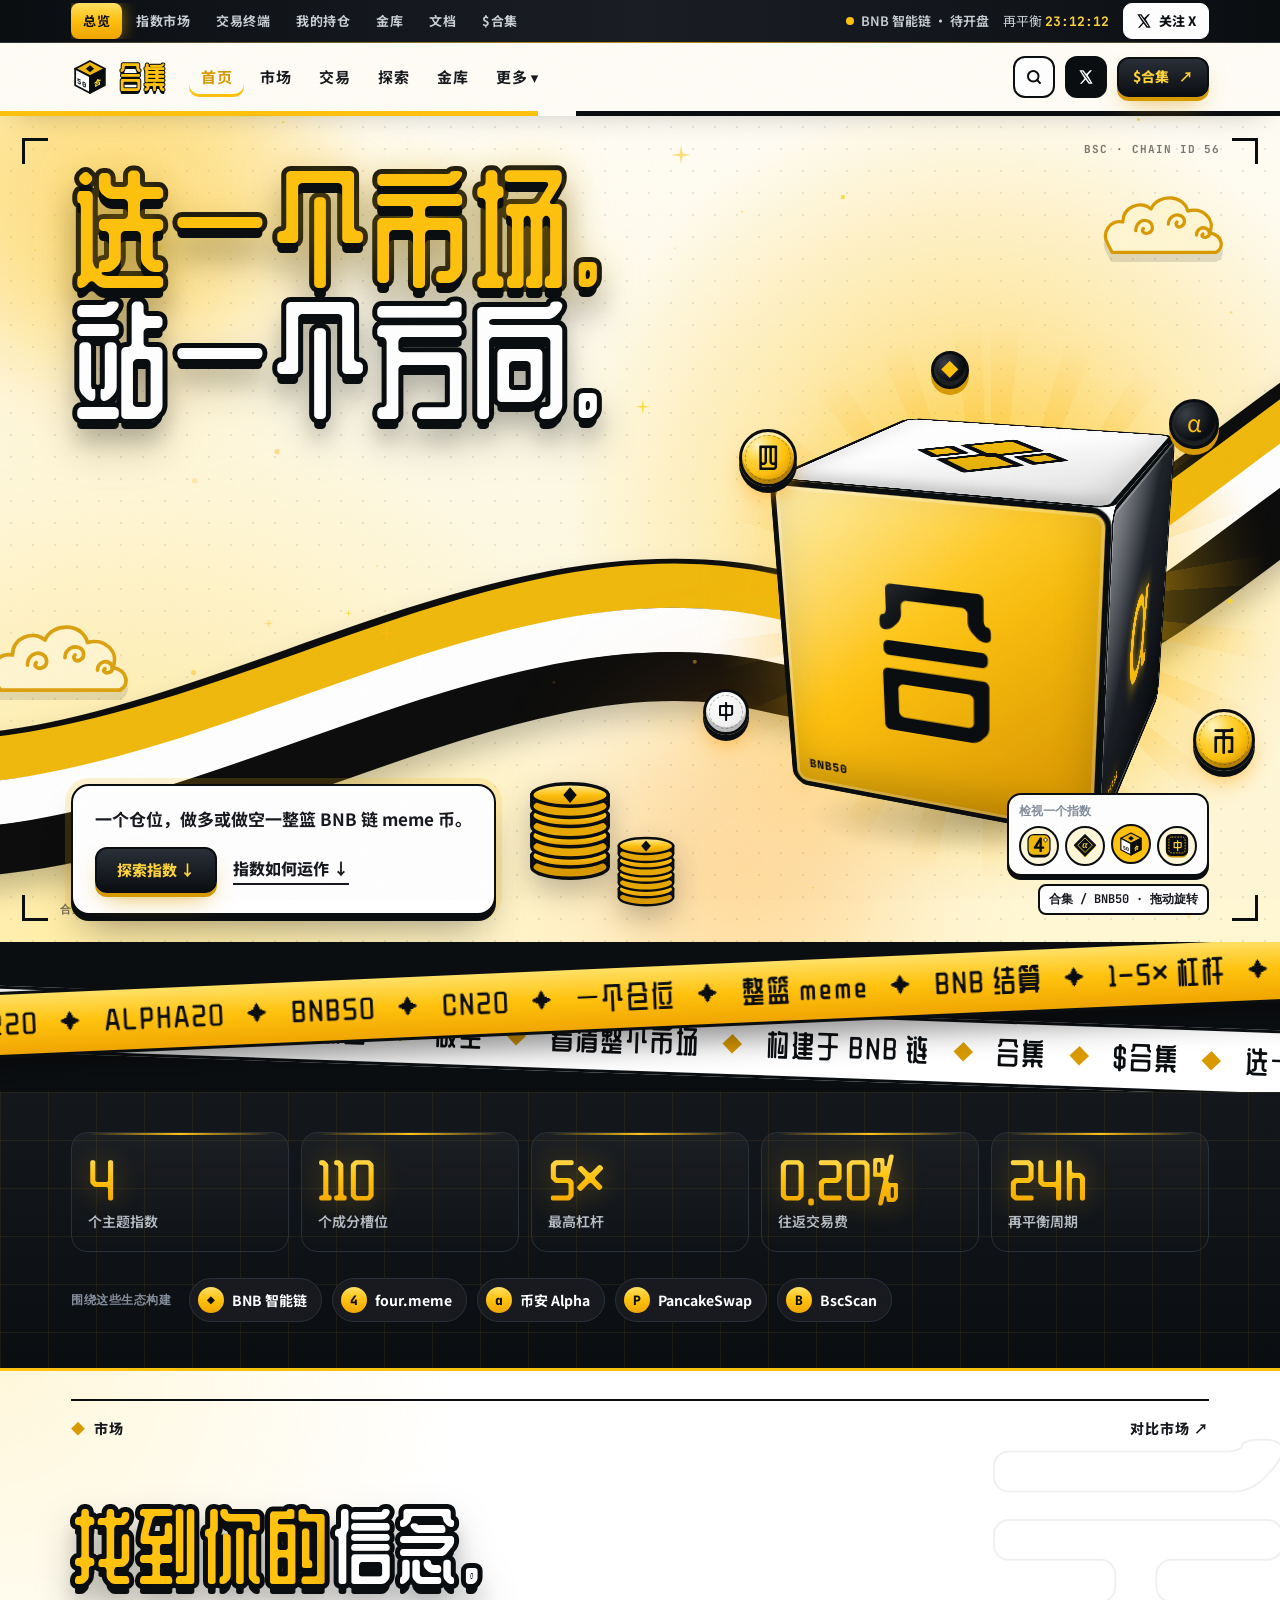
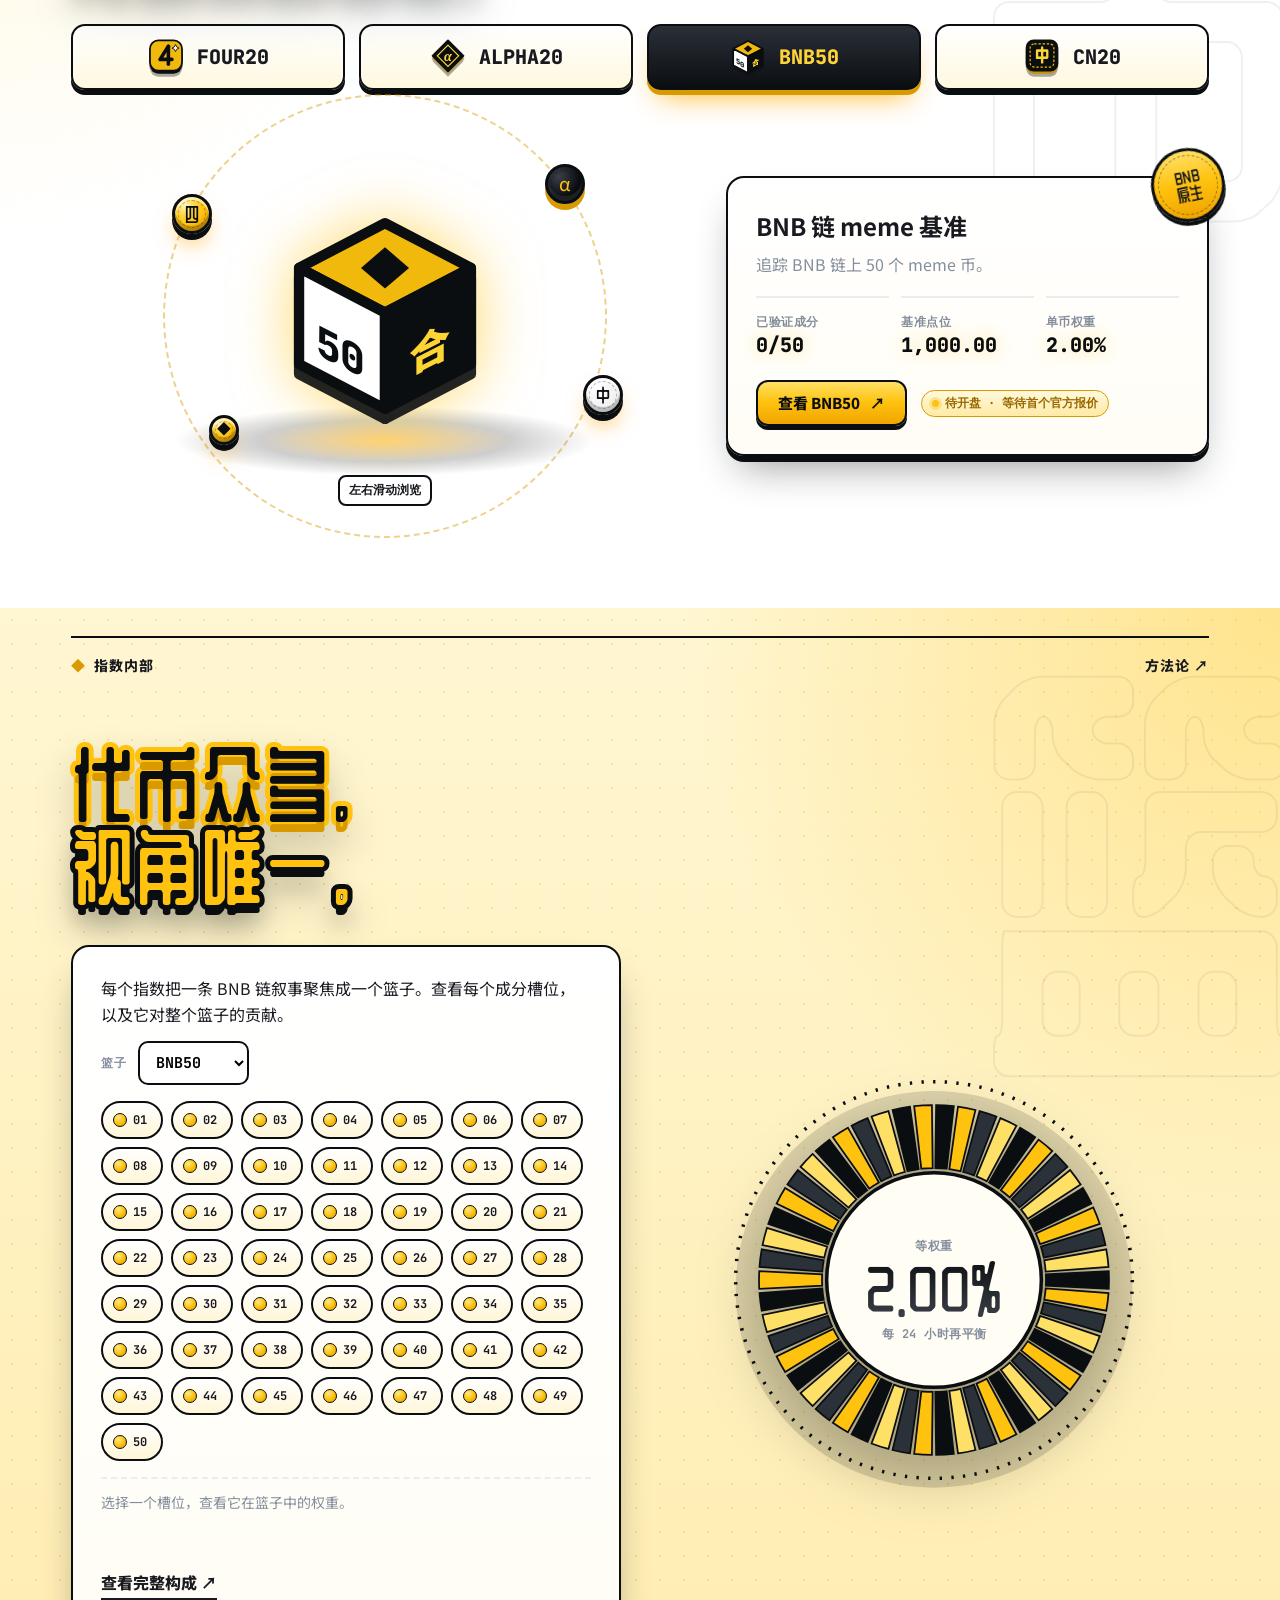
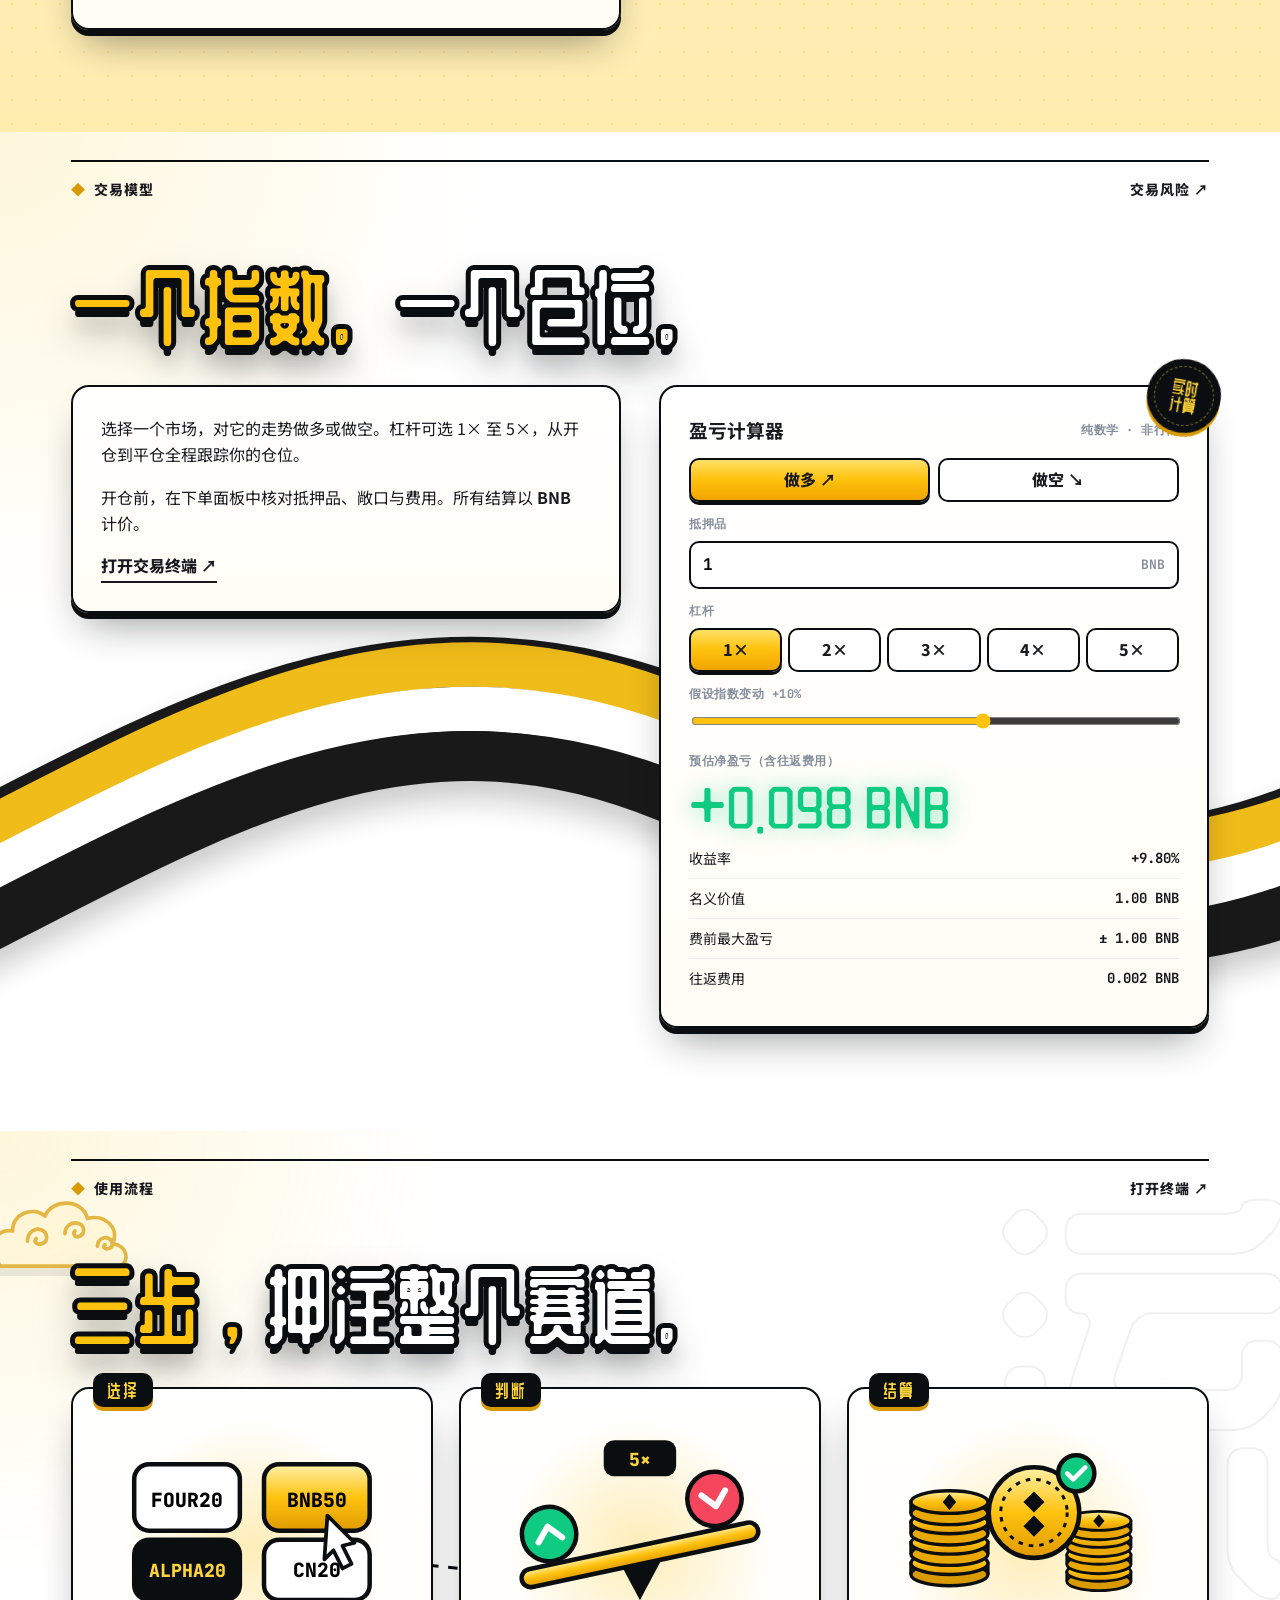
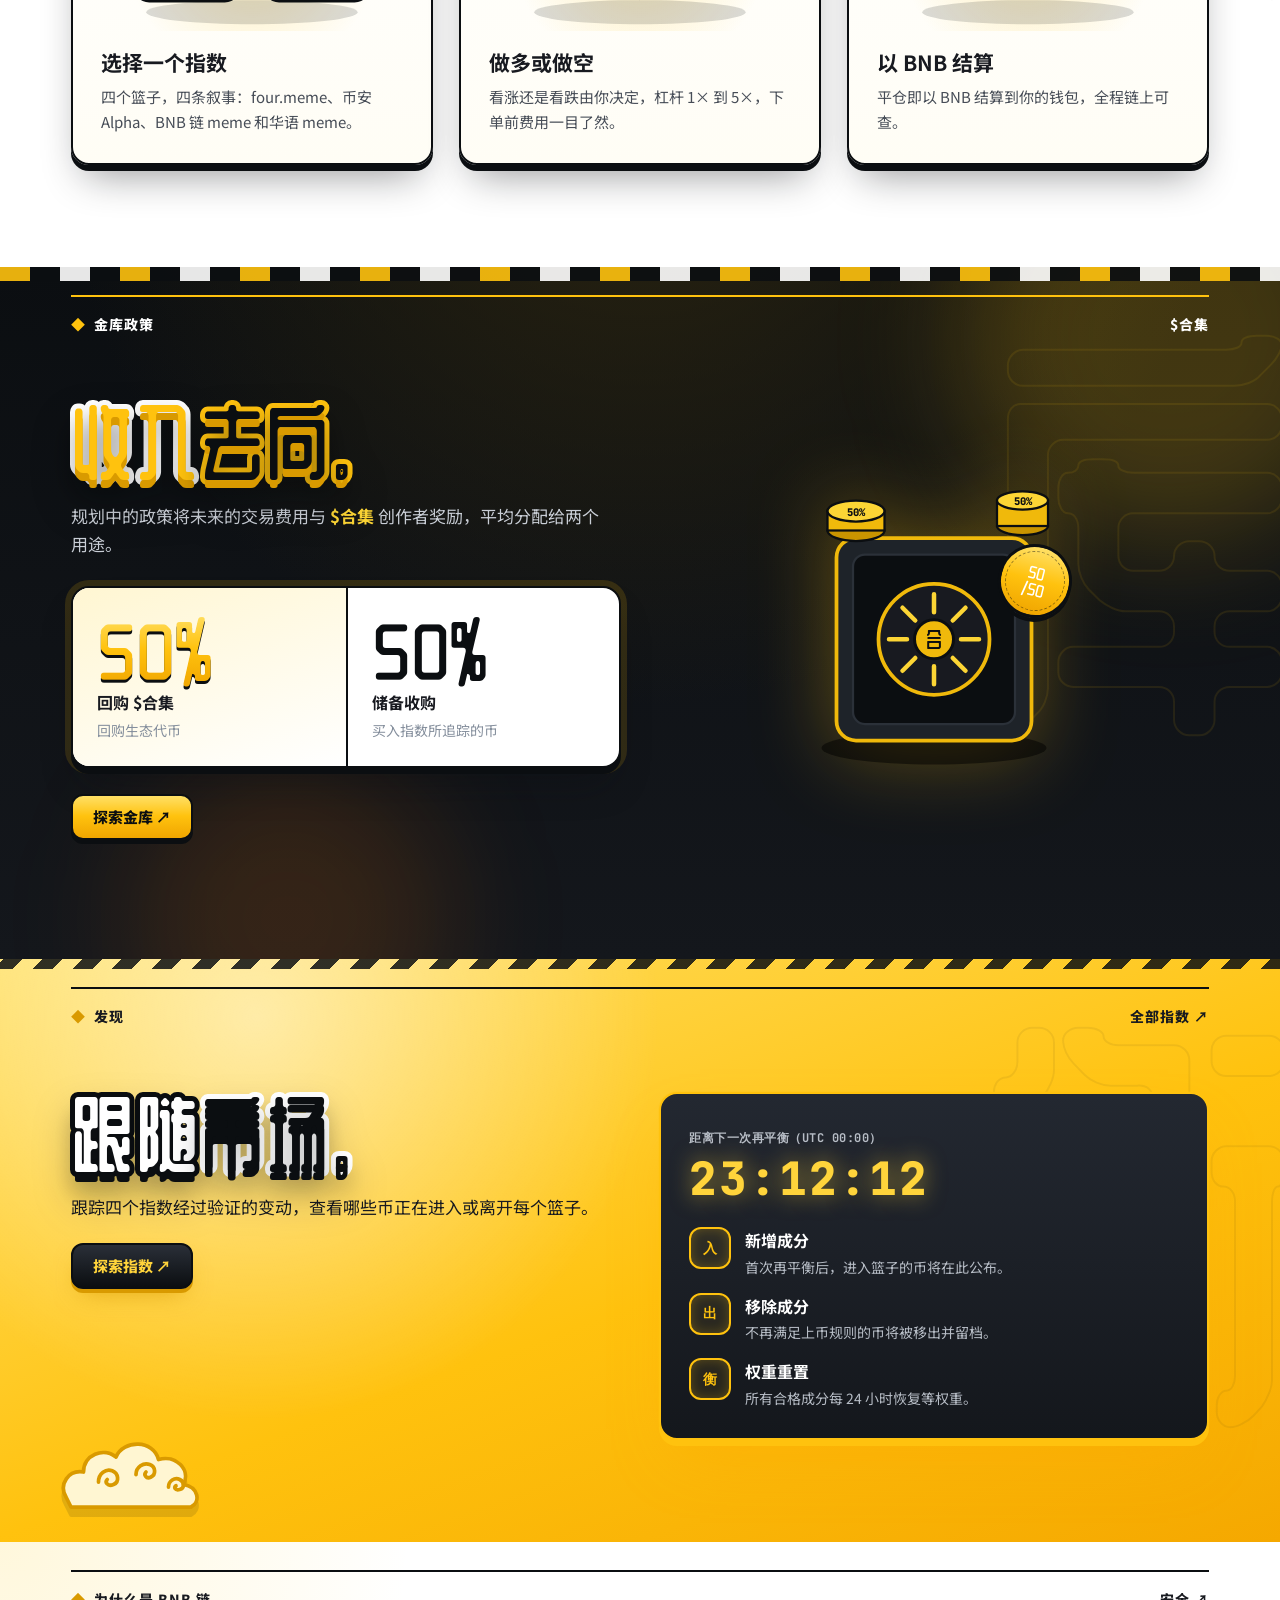
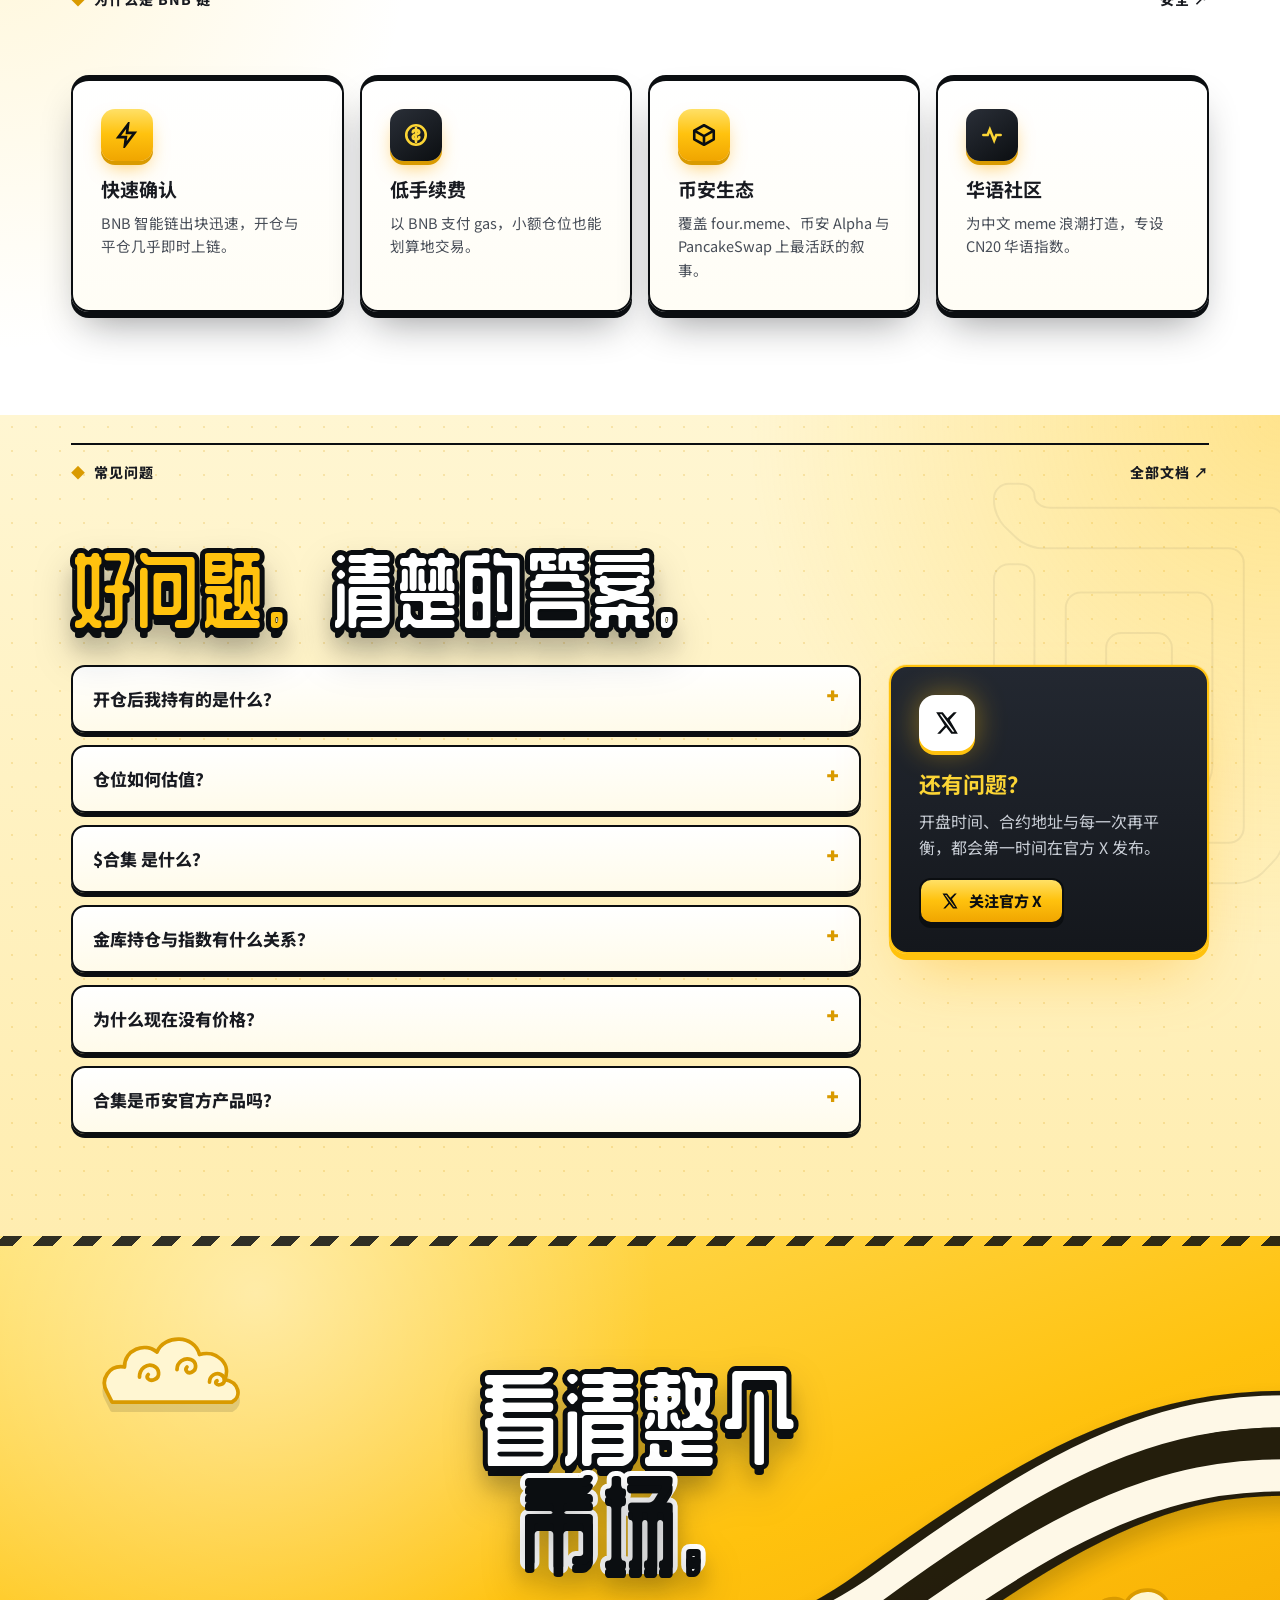
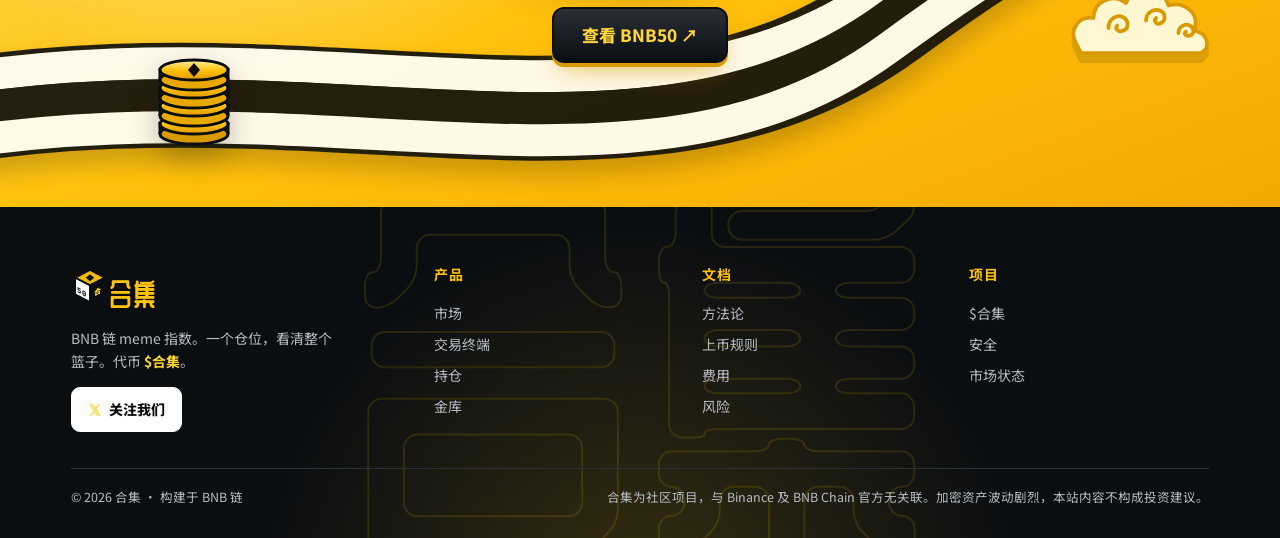
<file: index.html>
<!DOCTYPE html>
<html lang="zh-CN">
<head>
<meta charset="utf-8">
<meta name="viewport" content="width=device-width,initial-scale=1">
<title>合集 | BNB 链 meme 指数</title>
<meta name="description" content="合集 —— BNB 链 meme 指数。一个仓位，做多或做空一整篮 BNB 链 meme 币。">
<meta name="theme-color" content="#F0B90B">
<link rel="icon" href="data:image/svg+xml,%3Csvg xmlns='http://www.w3.org/2000/svg' viewBox='0 0 64 64'%3E%3Cg stroke='%230B0E11' stroke-width='3' stroke-linejoin='round'%3E%3Cpath d='M32 5 57 18 32 31 7 18Z' fill='%23F0B90B'/%3E%3Cpath d='M7 18 32 31v28L7 46Z' fill='%23fff'/%3E%3Cpath d='M57 18 32 31v28l25-13Z' fill='%230B0E11'/%3E%3C/g%3E%3C/svg%3E">
<link rel="preconnect" href="https://fonts.googleapis.com"><link rel="preconnect" href="https://fonts.gstatic.com" crossorigin>
<link href="https://fonts.googleapis.com/css2?family=JetBrains+Mono:wght@500;700;800&family=Noto+Sans+SC:wght@400;500;700;900&family=ZCOOL+QingKe+HuangYou&display=swap" rel="stylesheet">
<link rel="stylesheet" href="style.css">
</head>
<body data-page="home">
<div class="progress"></div><div class="cglow" aria-hidden="true"></div><svg width="0" height="0" style="position:absolute" aria-hidden="true"><defs>
 <linearGradient id="gy" x1="0" y1="0" x2="0" y2="1"><stop offset="0" stop-color="#FFF1A8"/><stop offset=".5" stop-color="#FFC20E"/><stop offset="1" stop-color="#E09A00"/></linearGradient>
 <symbol id="cloud" viewBox="0 0 120 64"><path d="M8 52c-6-10 2-22 14-20 0-14 16-20 26-12 6-14 30-14 34 2 14-4 26 8 20 20 12 2 14 14 6 18H12z" fill="#FFF6D2" stroke="#D99A00" stroke-width="3" stroke-linejoin="round"/><path d="M34 40c0-7 6-11 11-9s6 9 1 11-7-2-5-4M64 34c0-6 6-10 11-8s5 8 1 10-6-2-4-4M90 44c0-5 5-8 9-6s4 7 0 8-5-2-3-3" fill="none" stroke="#D99A00" stroke-width="3" stroke-linecap="round"/></symbol>
 <symbol id="stack" viewBox="0 0 80 120"><g stroke="#0B0E11" stroke-width="3"><path d="M6 104v-10h68v10" fill="#D99A00"/><ellipse cx="40" cy="104" rx="34" ry="10" fill="#D99A00"/><ellipse cx="40" cy="94" rx="34" ry="10" fill="url(#gy)"/><path d="M6 86v-10h68v10" fill="#D99A00"/><ellipse cx="40" cy="86" rx="34" ry="10" fill="#E8A800"/><ellipse cx="40" cy="76" rx="34" ry="10" fill="url(#gy)"/><path d="M6 68v-10h68v10" fill="#D99A00"/><ellipse cx="40" cy="68" rx="34" ry="10" fill="#E8A800"/><ellipse cx="40" cy="58" rx="34" ry="10" fill="url(#gy)"/><path d="M6 50V40h68v10" fill="#D99A00"/><ellipse cx="40" cy="50" rx="34" ry="10" fill="#E8A800"/><ellipse cx="40" cy="40" rx="34" ry="10" fill="url(#gy)"/></g><path d="M40 33l6 7-6 7-6-7z" fill="#0B0E11"/></symbol>
</defs></svg><div class="noise" aria-hidden="true"></div>
<div class="topbar">
 <div class="wrap tb">
  <nav class="tbtabs" aria-label="快捷标签"><a href="index.html" class="on">总览</a><a href="markets.html" class="">指数市场</a><a href="trade.html#BNB50" class="">交易终端</a><a href="trade.html#portfolio" class="">我的持仓</a><a href="treasury.html" class="">金库</a><a href="docs.html" class="">文档</a><a href="token.html" class="">$合集</a></nav>
  <div class="tbr"><span class="tbstat"><i></i>BNB 智能链 · 待开盘</span><span class="tbcd">再平衡 <b class="mono" data-countdown>--:--:--</b></span>
   <a class="xbtn" href="#" data-x aria-label="官方 X 账号"><svg width="16" height="16" viewBox="0 0 24 24" fill="currentColor" aria-hidden="true"><path d="M18.2 2H21l-6.4 7.3L22 22h-6l-4.7-6.1L5.8 22H3l6.9-7.8L2 2h6.1l4.3 5.6L18.2 2Zm-1 18h1.6L7 3.9H5.3L17.2 20Z"/></svg><span>关注 X</span></a></div>
 </div>
</div>
<header class="hdr">
 <div class="wrap bar">
  <a class="brand" href="index.html" aria-label="合集 首页"><span data-icon="BNB50" style="width:38px;height:38px"></span><b>合集</b></a>
  <nav class="nav" aria-label="主导航"><a href="index.html" class="on">首页</a><a href="markets.html" class="">市场</a><a href="trade.html#BNB50" class="">交易</a><a href="markets.html#compare" class="">探索</a><a href="treasury.html" class="">金库</a>
   <div class="more"><button aria-expanded="false" aria-haspopup="true">更多 ▾</button>
    <div class="menu"><a href="trade.html#portfolio">持仓</a><a href="token.html" data-ticker>$合集</a><a href="docs.html#methodology">方法论</a><a href="docs.html#listings">上币规则</a><a href="docs.html#fees">费用</a><a href="docs.html#risk">风险</a><a href="docs.html#security">安全</a><a href="docs.html#status">状态</a></div>
   </div>
  </nav>
  <div class="right">
   <button class="iconbtn" data-open="search" aria-label="搜索 (Ctrl+K)"><svg width="18" height="18" viewBox="0 0 24 24" fill="none" stroke="#0B0E11" stroke-width="2.6" stroke-linecap="round"><circle cx="11" cy="11" r="7"/><path d="m20 20-4-4"/></svg></button>
   <a class="iconbtn xi" href="#" data-x aria-label="官方 X 账号"><svg width="16" height="16" viewBox="0 0 24 24" fill="currentColor" aria-hidden="true"><path d="M18.2 2H21l-6.4 7.3L22 22h-6l-4.7-6.1L5.8 22H3l6.9-7.8L2 2h6.1l4.3 5.6L18.2 2Zm-1 18h1.6L7 3.9H5.3L17.2 20Z"/></svg></a>
   <a class="btn dark sm" href="token.html"><span data-ticker>$合集</span> ↗</a>
   <button class="iconbtn burger" aria-label="菜单"><svg width="20" height="20" viewBox="0 0 24 24" stroke="#0B0E11" stroke-width="2.6" stroke-linecap="round"><path d="M4 7h16M4 12h16M4 17h16"/></svg></button>
  </div>
 </div>
 <div class="stripe"><i></i><i></i></div>
</header>
<main id="main">

<section class="hero">
 <svg class="ribbon" viewBox="0 0 1440 860" preserveAspectRatio="xMidYMid slice" data-path="M-200 640 C 160 780, 520 420, 860 500 S 1280 340, 1700 120" data-off="46" data-w="46" aria-hidden="true"></svg>
 <canvas class="sparks" aria-hidden="true"></canvas>
 <svg class="cloud cl1" aria-hidden="true"><use href="#cloud"/></svg><svg class="cloud cl2" aria-hidden="true"><use href="#cloud"/></svg>
 <svg class="stackd sk1" aria-hidden="true"><use href="#stack"/></svg><svg class="stackd sk2" aria-hidden="true"><use href="#stack"/></svg>
 <div class="hud" aria-hidden="true"><i></i><i></i><i></i><i></i><span class="hudt">BSC · CHAIN ID 56</span><span class="hudb">合集 / 指数协议 · 第一版</span></div>
 <div class="vlabel" aria-hidden="true">构建于 BNB 链 ◆ 一个仓位 ◆ 整篮 meme</div>
 <div class="orb o1"></div><div class="orb o2"></div>
 <div class="wrap">
  <h1 class="mega"><span class="y">选一个市场。</span><br><span class="w">站一个方向。</span></h1>
  <div class="stage">
   <div class="cubebox" role="img" aria-label="可拖动旋转的合集魔方">
    <div class="rays"></div><div class="cubeglow"></div><div class="cubeshadow"></div>
    <div class="cube"><div class="face f1">合<small>BNB50</small></div><div class="face f2">集<small>CN20</small></div><div class="face f3">α<small>ALPHA20</small></div><div class="face f4">4<small>FOUR20</small></div><div class="face f5"><svg viewBox="0 0 64 64" width="60%"><path d="M32 6 46 20 32 34 18 20Z M14 24 22 32 14 40 6 32Z M50 24 58 32 50 40 42 32Z M32 30 46 44 32 58 18 44Z" fill="#F0B90B" stroke="#0B0E11" stroke-width="3" stroke-linejoin="round"/></svg></div><div class="face f6">指</div></div>
    <div class="coin" style="--d:58px;left:-34%;top:-8%;animation-delay:-1s">四</div>
    <div class="coin k" style="--d:50px;right:-26%;top:-18%;animation-delay:-2.5s">α</div>
    <div class="coin w" style="--d:46px;left:-46%;bottom:6%;animation-delay:-3.5s">中</div>
    <div class="coin" style="--d:62px;right:-38%;bottom:-6%;animation-delay:-.4s">币</div>
    <div class="coin k" style="--d:38px;left:30%;top:-34%;animation-delay:-4.2s">◆</div>
   </div>
  </div>
  <div class="herofoot">
   <div class="pitch"><p>一个仓位，做多或做空一整篮 BNB 链 meme 币。</p>
    <div class="row"><a class="btn dark" href="#narratives">探索指数 ↓</a><a class="lnk" href="#basket-anatomy">指数如何运作 ↓</a></div></div>
   <div class="inspect">
    <div class="box"><p>检视一个指数</p><div class="chips">
     <button data-code="FOUR20" aria-label="FOUR20" data-icon="FOUR20"></button><button data-code="ALPHA20" aria-label="ALPHA20" data-icon="ALPHA20"></button><button data-code="BNB50" class="on" aria-label="BNB50" data-icon="BNB50"></button><button data-code="CN20" aria-label="CN20" data-icon="CN20"></button></div></div>
    <span class="tag"><span id="cubeTag">合集 / BNB50</span> · 拖动旋转</span>
   </div>
  </div>
 </div>
</section>

<div class="marquee" aria-hidden="true">
 <div class="mq a"><div class="mqt"><span>FOUR20</span><i>✦</i><span>ALPHA20</span><i>✦</i><span>BNB50</span><i>✦</i><span>CN20</span><i>✦</i><span>一个仓位</span><i>✦</i><span>整篮 meme</span><i>✦</i><span>BNB 结算</span><i>✦</i><span>1–5× 杠杆</span><i>✦</i><span>等权重</span><i>✦</i><span>每日再平衡</span><i>✦</i><span>FOUR20</span><i>✦</i><span>ALPHA20</span><i>✦</i><span>BNB50</span><i>✦</i><span>CN20</span><i>✦</i><span>一个仓位</span><i>✦</i><span>整篮 meme</span><i>✦</i><span>BNB 结算</span><i>✦</i><span>1–5× 杠杆</span><i>✦</i><span>等权重</span><i>✦</i><span>每日再平衡</span><i>✦</i></div></div>
 <div class="mq b"><div class="mqt"><span>选一个市场</span><i>◆</i><span>站一个方向</span><i>◆</i><span>做多</span><i>◆</i><span>做空</span><i>◆</i><span>看清整个市场</span><i>◆</i><span>构建于 BNB 链</span><i>◆</i><span>合集</span><i>◆</i><span>$合集</span><i>◆</i><span>选一个市场</span><i>◆</i><span>站一个方向</span><i>◆</i><span>做多</span><i>◆</i><span>做空</span><i>◆</i><span>看清整个市场</span><i>◆</i><span>构建于 BNB 链</span><i>◆</i><span>合集</span><i>◆</i><span>$合集</span><i>◆</i></div></div>
</div>

<section class="statband">
 <div class="wrap">
  <div class="stats">
   <div class="st rv"><b data-count="4">4</b><span>个主题指数</span></div>
   <div class="st rv"><b data-count="110">110</b><span>个成分槽位</span></div>
   <div class="st rv"><b data-count="5" data-suf="×">5×</b><span>最高杠杆</span></div>
   <div class="st rv"><b data-count="0.2" data-dec="2" data-suf="%">0.20%</b><span>往返交易费</span></div>
   <div class="st rv"><b data-count="24" data-suf="h">24h</b><span>再平衡周期</span></div>
  </div>
  <div class="eco"><span class="label">围绕这些生态构建</span>
   <div class="ecos"><span class="em"><i>◆</i>BNB 智能链</span><span class="em"><i>4</i>four.meme</span><span class="em"><i>α</i>币安 Alpha</span><span class="em"><i>P</i>PancakeSwap</span><span class="em"><i>B</i>BscScan</span></div></div>
 </div>
</section>

<section class="sec white" id="narratives" data-wm="市">
 <div class="wrap">
  <div class="sechead"><span>市场</span><a href="markets.html#compare">对比市场 ↗</a></div>
  <h2 class="big rv"><span class="y">找到你的</span><span class="w">信念。</span></h2>
  <div class="tabs" role="tablist"></div>
  <div class="carousel" id="carousel" tabindex="0" aria-label="指数轮播，可左右滑动">
   <div class="pedestal"><div class="disc"></div><div class="hero-ico"></div>
    <div class="coin" style="left:16%;top:18%">四</div><div class="coin k" style="right:18%;top:10%;animation-delay:-2s">α</div><div class="coin w" style="right:12%;bottom:24%;animation-delay:-3s">中</div><div class="coin" style="left:22%;bottom:16%;animation-delay:-1.4s;--d:30px">◆</div>
    <span class="tag" style="position:absolute;bottom:0;left:50%;transform:translateX(-50%)">左右滑动浏览</span></div>
   <div class="card rv" data-tilt>
    <span class="sticker s1">BNB<br>原生</span><h3 id="cTitle" style="margin:0;font-size:24px"></h3><p id="cDesc" class="muted" style="margin:6px 0 0"></p>
    <div class="statrow"><div><span class="label">已验证成分</span><b id="cN"></b></div><div><span class="label">基准点位</span><b>1,000.00</b></div><div><span class="label">单币权重</span><b id="cW"></b></div></div>
    <div style="display:flex;gap:14px;align-items:center;flex-wrap:wrap"><a class="btn" id="cBtn" href="trade.html"><span></span> ↗</a><span class="pill">待开盘 · 等待首个官方报价</span></div>
   </div>
  </div>
 </div>
</section>

<section class="sec cream" id="basket-anatomy" data-wm="篮">
 <div class="wrap">
  <div class="sechead"><span>指数内部</span><a href="docs.html#methodology">方法论 ↗</a></div>
  <h2 class="big rv"><span class="k">代币众多。</span><br><span class="y">视角唯一。</span></h2>
  <div class="grid2" style="margin-top:36px" id="anatomy">
   <div class="card rv" data-tilt>
    <p style="margin:0 0 14px">每个指数把一条 BNB 链叙事聚焦成一个篮子。查看每个成分槽位，以及它对整个篮子的贡献。</p>
    <label class="label" style="display:flex;gap:12px;align-items:center">篮子 <select aria-label="选择篮子"></select></label>
    <div class="slots"></div>
    <div class="inspectout"></div>
    <a class="lnk" id="anaLink" href="trade.html" style="margin-top:12px">查看完整构成 ↗</a>
   </div>
   <div class="donutwrap rv"><svg id="donut" viewBox="0 0 360 372" role="img" aria-label="等权重篮子示意"></svg>
    <div class="donutc"><div><span class="label">等权重</span><b id="donutW">2.00%</b><span class="label">每 24 小时再平衡</span></div></div></div>
  </div>
 </div>
</section>

<section class="sec white">
 <svg class="ribbon" viewBox="0 0 1440 900" preserveAspectRatio="xMidYMid slice" data-path="M-200 780 C 200 640, 420 380, 760 520 S 1200 760, 1700 380" data-off="40" data-w="40" aria-hidden="true" style="opacity:.95"></svg>
 <div class="wrap" style="position:relative">
  <div class="sechead"><span>交易模型</span><a href="docs.html#risk">交易风险 ↗</a></div>
  <h2 class="big rv"><span class="y">一个指数。</span><span class="w">一个仓位。</span></h2>
  <div class="grid2" style="margin-top:36px;align-items:start">
   <div class="card rv" data-tilt>
    <p style="margin-top:0">选择一个市场，对它的走势做多或做空。杠杆可选 1× 至 5×，从开仓到平仓全程跟踪你的仓位。</p>
    <p>开仓前，在下单面板中核对抵押品、敞口与费用。所有结算以 <b>BNB</b> 计价。</p>
    <a class="lnk" href="trade.html#BNB50">打开交易终端 ↗</a>
   </div>
   <div class="card rv" data-tilt data-calc>
    <span class="sticker s2">实时<br>计算</span><div style="display:flex;justify-content:space-between;align-items:center;margin-bottom:12px"><h3 style="margin:0">盈亏计算器</h3><span class="label">纯数学 · 非行情</span></div>
    <div class="ctl seg"><button class="long on" data-side="long">做多 ↗</button><button class="short" data-side="short">做空 ↘</button></div>
    <div class="ctl"><span class="label">抵押品</span><div class="field"><input name="col" inputmode="decimal" value="1" aria-label="抵押品"><span>BNB</span></div></div>
    <div class="ctl"><span class="label">杠杆</span><div class="levs"><button class="on" data-l="1">1×</button><button data-l="2">2×</button><button data-l="3">3×</button><button data-l="4">4×</button><button data-l="5">5×</button></div></div>
    <div class="ctl"><span class="label">假设指数变动 <b data-o="movev" class="mono">+10%</b></span><input type="range" name="move" min="-50" max="50" value="10" aria-label="指数变动"></div>
    <span class="label">预估净盈亏（含往返费用）</span><div class="pnl" data-o="pnl">—</div>
    <div class="kv"><span>收益率</span><b data-o="roi">—</b></div>
    <div class="kv"><span>名义价值</span><b data-o="notional">—</b></div>
    <div class="kv"><span>费前最大盈亏</span><b data-o="max">—</b></div>
    <div class="kv" style="border:0"><span>往返费用</span><b data-o="fee">—</b></div>
   </div>
  </div>
 </div>
</section>

<section class="sec white how" data-wm="流">
 <svg class="cloud cl3" aria-hidden="true"><use href="#cloud"/></svg>
 <div class="wrap">
  <div class="sechead"><span>使用流程</span><a href="trade.html#BNB50">打开终端 ↗</a></div>
  <h2 class="big rv"><span class="y">三步，</span><span class="w">押注整个赛道。</span></h2>
  <div class="steps">
   <svg class="flowline" viewBox="0 0 1000 40" preserveAspectRatio="none" aria-hidden="true"><path d="M0 20 C 250 -10, 350 50, 500 20 S 800 -10, 1000 20" fill="none" stroke="#0B0E11" stroke-width="3" stroke-dasharray="10 10"/></svg>
   <article class="step card rv" data-tilt><span class="steptag">选择</span>
    <svg viewBox="0 0 200 140" class="stepart" aria-hidden="true"><ellipse cx="100" cy="128" rx="70" ry="8" fill="#0B0E11" opacity=".15"/>
     <g stroke="#0B0E11" stroke-width="3" stroke-linejoin="round"><rect x="22" y="30" width="70" height="44" rx="10" fill="#fff"/><rect x="108" y="30" width="70" height="44" rx="10" fill="url(#gy)"/><rect x="22" y="80" width="70" height="40" rx="10" fill="#0B0E11"/><rect x="108" y="80" width="70" height="40" rx="10" fill="#fff"/></g>
     <text x="57" y="58" text-anchor="middle" font-family="JetBrains Mono,monospace" font-weight="800" font-size="13">FOUR20</text><text x="143" y="58" text-anchor="middle" font-family="JetBrains Mono,monospace" font-weight="800" font-size="13">BNB50</text><text x="57" y="105" text-anchor="middle" font-family="JetBrains Mono,monospace" font-weight="800" font-size="12" fill="#FFD43B">ALPHA20</text><text x="143" y="105" text-anchor="middle" font-family="JetBrains Mono,monospace" font-weight="800" font-size="13">CN20</text>
     <path d="M150 64l18 18-8 2 6 12-6 3-6-12-6 6z" fill="#fff" stroke="#0B0E11" stroke-width="2.5" stroke-linejoin="round"/></svg>
    <h3>选择一个指数</h3><p>四个篮子，四条叙事：four.meme、币安 Alpha、BNB 链 meme 和华语 meme。</p></article>
   <article class="step card rv" data-tilt><span class="steptag">判断</span>
    <svg viewBox="0 0 200 140" class="stepart" aria-hidden="true"><ellipse cx="100" cy="128" rx="70" ry="8" fill="#0B0E11" opacity=".15"/>
     <path d="M100 120 85 92h30z" fill="#0B0E11"/><g transform="rotate(-12 100 90)"><rect x="20" y="84" width="160" height="12" rx="6" fill="url(#gy)" stroke="#0B0E11" stroke-width="3"/>
     <circle cx="44" cy="64" r="18" fill="#0ECB81" stroke="#0B0E11" stroke-width="3"/><path d="M36 68l8-9 8 9" fill="none" stroke="#fff" stroke-width="4" stroke-linecap="round" stroke-linejoin="round"/>
     <circle cx="156" cy="64" r="18" fill="#F6465D" stroke="#0B0E11" stroke-width="3"/><path d="M148 60l8 9 8-9" fill="none" stroke="#fff" stroke-width="4" stroke-linecap="round" stroke-linejoin="round"/></g>
     <g font-family="JetBrains Mono,monospace" font-weight="800" font-size="12"><rect x="76" y="14" width="48" height="24" rx="7" fill="#0B0E11"/><text x="100" y="31" text-anchor="middle" fill="#FFD43B">5×</text></g></svg>
    <h3>做多或做空</h3><p>看涨还是看跌由你决定，杠杆 1× 到 5×，下单前费用一目了然。</p></article>
   <article class="step card rv" data-tilt><span class="steptag">结算</span>
    <svg viewBox="0 0 200 140" class="stepart" aria-hidden="true"><ellipse cx="100" cy="128" rx="70" ry="8" fill="#0B0E11" opacity=".15"/>
     <use href="#stack" x="18" y="20" width="60" height="100"/><use href="#stack" x="122" y="40" width="50" height="80"/>
     <circle cx="104" cy="62" r="30" fill="url(#gy)" stroke="#0B0E11" stroke-width="3"/><circle cx="104" cy="62" r="22" fill="none" stroke="#0B0E11" stroke-width="2" stroke-dasharray="3 4"/><path d="M104 48l7 7-7 7-7-7zM104 64l7 7-7 7-7-7z" fill="#0B0E11"/>
     <circle cx="132" cy="36" r="12" fill="#0ECB81" stroke="#0B0E11" stroke-width="3"/><path d="M126 36l4 4 8-8" fill="none" stroke="#fff" stroke-width="3" stroke-linecap="round" stroke-linejoin="round"/></svg>
    <h3>以 BNB 结算</h3><p>平仓即以 BNB 结算到你的钱包，全程链上可查。</p></article>
  </div>
 </div>
</section>

<section class="sec dark honey" data-wm="库"><div class="orb o3"></div><div class="orb o4"></div>
 <div class="wrap">
  <div class="sechead"><span>金库政策</span><a href="token.html" data-ticker>$合集</a></div>
  <div class="grid2">
   <div>
    <h2 class="big rv"><span class="y">收入</span><span class="w">去向。</span></h2>
    <p class="lead" style="color:#B7BDC6">规划中的政策将未来的交易费用与 <b style="color:#FCD535" data-ticker>$合集</b> 创作者奖励，平均分配给两个用途。</p>
    <div class="split rv" style="margin-top:28px;color:var(--ink)">
     <div class="a"><b>50%</b><strong>回购 <span data-ticker>$合集</span></strong><p class="muted" style="margin:4px 0 0;font-size:14px">回购生态代币</p></div>
     <div class="bb"><b>50%</b><strong>储备收购</strong><p class="muted" style="margin:4px 0 0;font-size:14px">买入指数所追踪的币</p></div>
    </div>
    <p style="margin-top:26px"><a class="btn" href="treasury.html">探索金库 ↗</a></p>
   </div>
   <div class="vault rv"><span class="sticker s3" style="top:22%;right:4%">50<br>/50</span>
    <svg viewBox="0 0 400 400" width="100%" aria-hidden="true">
     <ellipse cx="200" cy="360" rx="150" ry="22" fill="#000" opacity=".5"/>
     <rect x="70" y="80" width="260" height="270" rx="26" fill="#1E2329" stroke="#F0B90B" stroke-width="5"/>
     <rect x="92" y="102" width="216" height="226" rx="16" fill="#0B0E11" stroke="#2B3139" stroke-width="3"/>
     <circle cx="200" cy="215" r="74" fill="#181A20" stroke="#F0B90B" stroke-width="5"/>
     <g stroke="#FCD535" stroke-width="6" stroke-linecap="round"><path d="M200 155v24M200 251v24M140 215h24M236 215h24M158 173l17 17M225 240l17 17M242 173l-17 17M175 240l-17 17"/></g>
     <circle cx="200" cy="215" r="26" fill="#F0B90B" stroke="#0B0E11" stroke-width="4"/>
     <text x="200" y="225" text-anchor="middle" font-family="ZCOOL QingKe HuangYou,sans-serif" font-size="28" fill="#0B0E11">合</text>
     <g stroke="#0B0E11" stroke-width="3"><ellipse cx="96" cy="70" rx="38" ry="14" fill="#C99400"/><rect x="58" y="44" width="76" height="26" fill="#F0B90B"/><ellipse cx="96" cy="44" rx="38" ry="14" fill="#FCD535"/>
     <ellipse cx="318" cy="64" rx="34" ry="12" fill="#C99400"/><rect x="284" y="30" width="68" height="34" fill="#F0B90B"/><ellipse cx="318" cy="30" rx="34" ry="12" fill="#FCD535"/></g>
     <text x="96" y="50" text-anchor="middle" font-family="JetBrains Mono,monospace" font-weight="800" font-size="14" fill="#0B0E11">50%</text>
     <text x="318" y="36" text-anchor="middle" font-family="JetBrains Mono,monospace" font-weight="800" font-size="14" fill="#0B0E11">50%</text>
    </svg>
   </div>
  </div>
 </div>
</section>

<section class="sec yel" data-wm="衡"><svg class="cloud cl4" aria-hidden="true"><use href="#cloud"/></svg>
 <div class="wrap">
  <div class="sechead"><span>发现</span><a href="markets.html">全部指数 ↗</a></div>
  <div class="grid2" style="align-items:start">
   <div><h2 class="big rv"><span class="w">跟随</span><span class="k">市场。</span></h2>
    <p class="lead">跟踪四个指数经过验证的变动，查看哪些币正在进入或离开每个篮子。</p>
    <p style="margin-top:22px"><a class="btn dark" href="markets.html">探索指数 ↗</a></p></div>
   <div class="card dk rv" data-tilt>
    <span class="label" style="color:#B7BDC6">距离下一次再平衡（UTC 00:00）</span>
    <div class="count" data-countdown>--:--:--</div>
    <div class="timeline" style="margin-top:18px">
     <div class="tl"><span class="dot">入</span><div><b>新增成分</b><p style="margin:2px 0 0;color:#B7BDC6;font-size:14px">首次再平衡后，进入篮子的币将在此公布。</p></div></div>
     <div class="tl"><span class="dot">出</span><div><b>移除成分</b><p style="margin:2px 0 0;color:#B7BDC6;font-size:14px">不再满足上币规则的币将被移出并留档。</p></div></div>
     <div class="tl"><span class="dot">衡</span><div><b>权重重置</b><p style="margin:2px 0 0;color:#B7BDC6;font-size:14px">所有合格成分每 24 小时恢复等权重。</p></div></div>
    </div>
   </div>
  </div>
 </div>
</section>

<section class="sec white">
 <div class="wrap">
  <div class="sechead"><span>为什么是 BNB 链</span><a href="docs.html#security">安全 ↗</a></div>
  <div class="why">
   <div class="card rv" data-tilt><div class="ico"><svg width="26" height="26" viewBox="0 0 24 24" fill="none" stroke="#FCD535" stroke-width="2.4" stroke-linecap="round"><path d="M13 2 4 14h7l-1 8 9-12h-7z"/></svg></div><h3>快速确认</h3><p>BNB 智能链出块迅速，开仓与平仓几乎即时上链。</p></div>
   <div class="card rv" data-tilt><div class="ico"><svg width="26" height="26" viewBox="0 0 24 24" fill="none" stroke="#FCD535" stroke-width="2.4" stroke-linecap="round"><circle cx="12" cy="12" r="9"/><path d="M9 9.5c0-1.4 1.3-2 3-2s3 .8 3 2-1.3 1.7-3 2.1-3 .9-3 2.3 1.3 2.1 3 2.1 3-.7 3-2M12 5.5v13"/></svg></div><h3>低手续费</h3><p>以 BNB 支付 gas，小额仓位也能划算地交易。</p></div>
   <div class="card rv" data-tilt><div class="ico"><svg width="26" height="26" viewBox="0 0 24 24" fill="none" stroke="#FCD535" stroke-width="2.4" stroke-linejoin="round"><path d="M12 3 21 8v8l-9 5-9-5V8z"/><path d="M3 8l9 5 9-5M12 13v8"/></svg></div><h3>币安生态</h3><p>覆盖 four.meme、币安 Alpha 与 PancakeSwap 上最活跃的叙事。</p></div>
   <div class="card rv" data-tilt><div class="ico"><svg width="26" height="26" viewBox="0 0 24 24" fill="none" stroke="#FCD535" stroke-width="2.4" stroke-linecap="round"><path d="M4 12h4l2-5 4 10 2-5h4"/></svg></div><h3>华语社区</h3><p>为中文 meme 浪潮打造，专设 CN20 华语指数。</p></div>
  </div>
 </div>
</section>

<section class="sec cream" id="faq" data-wm="问">
 <div class="wrap">
  <div class="sechead"><span>常见问题</span><a href="docs.html">全部文档 ↗</a></div>
  <h2 class="big rv" style="margin-bottom:34px"><span class="y">好问题。</span><span class="w">清楚的答案。</span></h2>
  <div class="faqgrid"><div class="faq">
   <details><summary>开仓后我持有的是什么？</summary><p>你持有的是一份以 BNB 计价、跟踪指数点位涨跌的仓位，而不是篮子里的币本身。盈亏由指数在你开仓与平仓之间的变化决定。</p></details>
   <details><summary>仓位如何估值？</summary><p>引擎在开仓时把带杠杆的抵押品按当时的 BNB/USD 汇率换算为美元，套用指数的带符号收益，再按同一汇率换算回 BNB。费前盈亏上限为抵押品金额。</p></details>
   <details><summary><span><span data-ticker>$合集</span> 是什么？</span></summary><p><span data-ticker>$合集</span> 是本项目在 BNB 链上的生态代币。规划中的金库政策将 50% 的交易费用与创作者奖励用于回购 <span data-ticker>$合集</span>。</p></details>
   <details><summary>金库持仓与指数有什么关系？</summary><p>指数点位只由成分价格决定。合集计划另行建立一个由指数成分组成的储备，并随金库增长公布可验证的持仓。</p></details>
   <details><summary>为什么现在没有价格？</summary><p>合集从零开始上线：每个指数以 1,000 点为基准，在成分完成链上验证并收到首个官方报价之前，不会显示任何点位或开放下单。我们不展示任何模拟行情。</p></details>
   <details><summary>合集是币安官方产品吗？</summary><p>不是。合集是构建在 BNB 链上的社区项目，与 Binance 及 BNB Chain 官方没有任何关联。</p></details>
  </div>
  <aside class="card dk rv askcard" data-tilt><div class="askx"><svg width="18" height="18" viewBox="0 0 24 24" fill="currentColor" aria-hidden="true"><path d="M18.2 2H21l-6.4 7.3L22 22h-6l-4.7-6.1L5.8 22H3l6.9-7.8L2 2h6.1l4.3 5.6L18.2 2Zm-1 18h1.6L7 3.9H5.3L17.2 20Z"/></svg></div><h3 style="margin:14px 0 6px;font-size:22px;color:#FCD535">还有问题？</h3><p style="margin:0 0 18px;color:#C9CED6">开盘时间、合约地址与每一次再平衡，都会第一时间在官方 X 发布。</p><a class="btn" href="#" data-x><svg width="18" height="18" viewBox="0 0 24 24" fill="currentColor" aria-hidden="true"><path d="M18.2 2H21l-6.4 7.3L22 22h-6l-4.7-6.1L5.8 22H3l6.9-7.8L2 2h6.1l4.3 5.6L18.2 2Zm-1 18h1.6L7 3.9H5.3L17.2 20Z"/></svg> 关注官方 X</a></aside></div>
 </div>
</section>

<section class="sec yel cta"><svg class="cloud cl5" aria-hidden="true"><use href="#cloud"/></svg><svg class="cloud cl6" aria-hidden="true"><use href="#cloud"/></svg><svg class="stackd sk3" aria-hidden="true"><use href="#stack"/></svg>
 <svg class="ribbon" viewBox="0 0 1440 700" preserveAspectRatio="xMidYMid slice" data-path="M-200 560 C 300 420, 700 640, 1000 420 S 1400 200, 1700 260" data-off="36" data-w="36" data-cols="#FFFFFF,#0B0E11,#FFFFFF" aria-hidden="true" style="opacity:.9"></svg>
 <div class="wrap" style="position:relative">
  <h2 class="mega rv" style="font-size:clamp(46px,8vw,112px)"><span class="w">看清整个</span><br><span class="k">市场。</span></h2>
  <p style="margin-top:34px"><a class="btn dark" href="trade.html#BNB50" style="font-size:17px;min-height:56px;padding:0 28px">查看 BNB50 ↗</a></p>
 </div>
</section>
</main>
<footer class="ftr">
 <div class="ftrmark" aria-hidden="true">合集</div>
 <div class="wrap">
  <div class="cols">
   <div><a class="brand" href="index.html"><span data-icon="BNB50" style="width:38px;height:38px"></span><b>合集</b></a>
    <p style="margin:14px 0 0;max-width:34ch">BNB 链 meme 指数。一个仓位，看清整个篮子。代币 <b style="color:#FCD535" data-ticker>$合集</b>。</p>
    <p style="margin:14px 0 0"><a href="#" data-x class="xbtn" style="padding:10px 16px"><svg width="14" height="14" viewBox="0 0 24 24" fill="#FCD535"><path d="M18.2 2H21l-6.4 7.3L22 22h-6l-4.7-6.1L5.8 22H3l6.9-7.8L2 2h6.1l4.3 5.6L18.2 2Zm-1 18h1.6L7 3.9H5.3L17.2 20Z"/></svg>关注我们</a></p></div>
   <div><h4>产品</h4><a href="markets.html">市场</a><a href="trade.html#BNB50">交易终端</a><a href="trade.html#portfolio">持仓</a><a href="treasury.html">金库</a></div>
   <div><h4>文档</h4><a href="docs.html#methodology">方法论</a><a href="docs.html#listings">上币规则</a><a href="docs.html#fees">费用</a><a href="docs.html#risk">风险</a></div>
   <div><h4>项目</h4><a href="token.html" data-ticker>$合集</a><a href="docs.html#security">安全</a><a href="docs.html#status">市场状态</a></div>
  </div>
  <div class="fine"><span>© 2026 合集 · 构建于 BNB 链</span><span>合集为社区项目，与 Binance 及 BNB Chain 官方无关联。加密资产波动剧烈，本站内容不构成投资建议。</span></div>
 </div>
</footer>
<div class="modal" id="search" role="dialog" aria-label="搜索"><div class="card palette"><input type="search" placeholder="搜索指数、页面或文档…  (Ctrl+K)" aria-label="搜索"><ul></ul></div></div>
<div class="modal" id="wallet" role="dialog" aria-label="连接钱包"><div class="card">
 <div style="display:flex;justify-content:space-between;align-items:center"><h3 style="margin:0">连接钱包</h3><button class="iconbtn" data-close aria-label="关闭">✕</button></div>
 <p class="muted" style="margin:8px 0 0;font-size:14px">连接后将自动切换至 BNB 智能链（Chain ID 56）。</p>
 <div class="wallets">
  <button><i style="background:#F0B90B">B</i>币安钱包 Binance Wallet</button>
  <button><i style="background:#F6851B;color:#fff">M</i>MetaMask</button>
  <button><i style="background:#0B0E11;color:#FCD535">T</i>Trust Wallet</button>
  <button><i style="background:#fff;border:1.5px solid #0B0E11">O</i>OKX Wallet</button>
 </div></div></div>
<button class="totop" aria-label="回到顶部">↑</button>
<script src="app.js"></script>
</body>
</html>
</file>
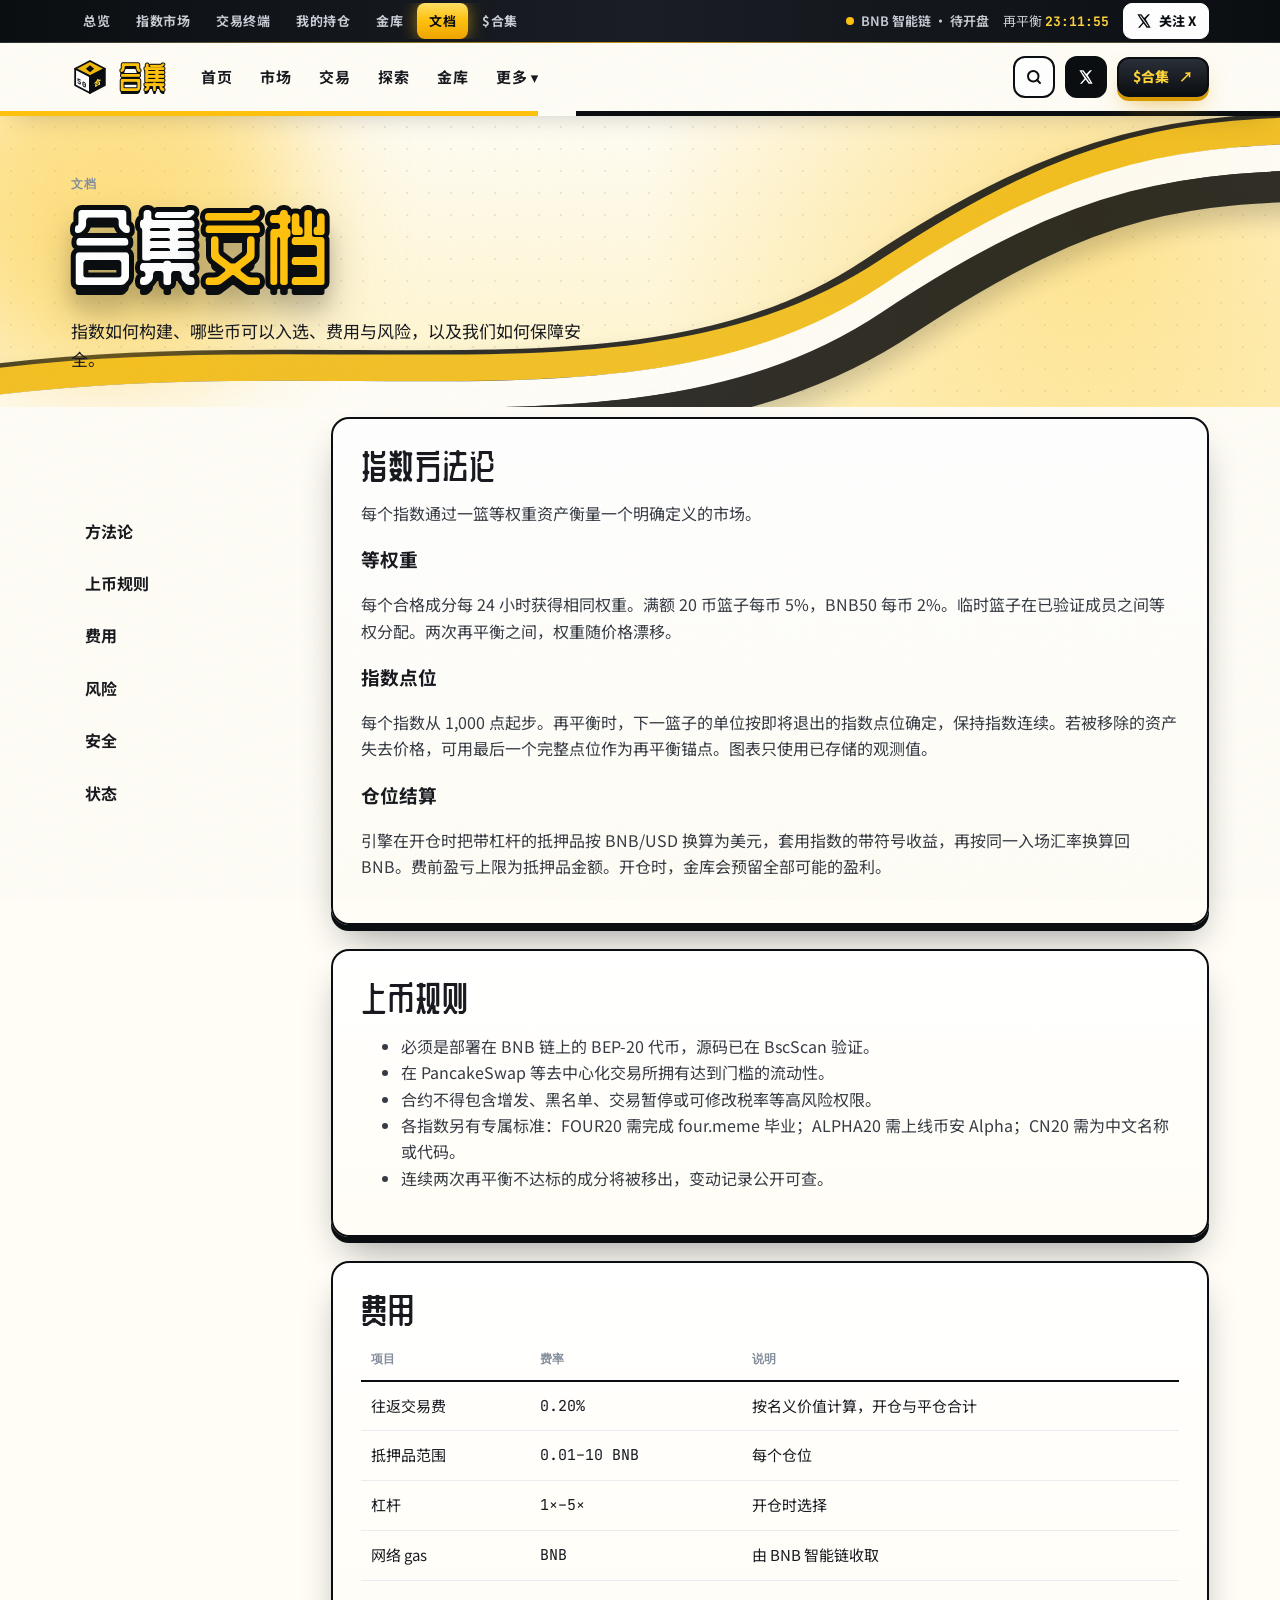
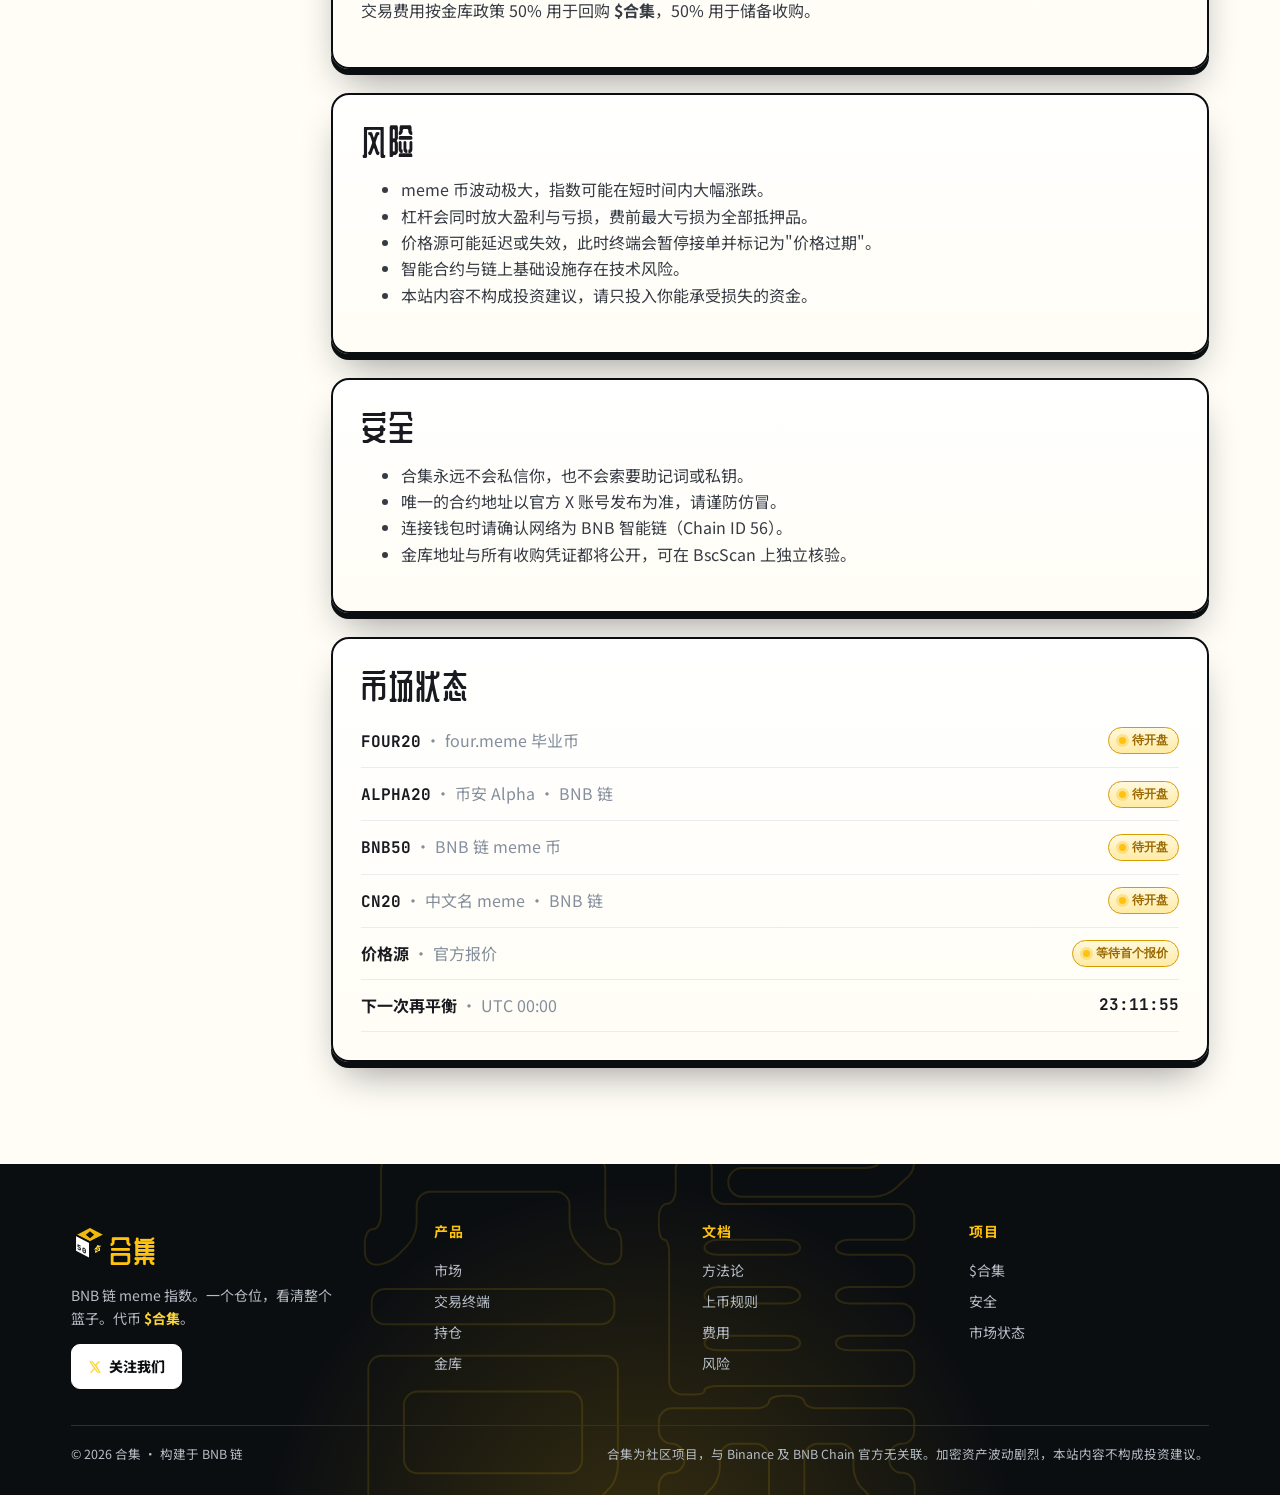
<file: docs.html>
<!DOCTYPE html>
<html lang="zh-CN">
<head>
<meta charset="utf-8">
<meta name="viewport" content="width=device-width,initial-scale=1">
<title>文档 | 合集</title>
<meta name="description" content="合集 —— BNB 链 meme 指数。一个仓位，做多或做空一整篮 BNB 链 meme 币。">
<meta name="theme-color" content="#F0B90B">
<link rel="icon" href="data:image/svg+xml,%3Csvg xmlns='http://www.w3.org/2000/svg' viewBox='0 0 64 64'%3E%3Cg stroke='%230B0E11' stroke-width='3' stroke-linejoin='round'%3E%3Cpath d='M32 5 57 18 32 31 7 18Z' fill='%23F0B90B'/%3E%3Cpath d='M7 18 32 31v28L7 46Z' fill='%23fff'/%3E%3Cpath d='M57 18 32 31v28l25-13Z' fill='%230B0E11'/%3E%3C/g%3E%3C/svg%3E">
<link rel="preconnect" href="https://fonts.googleapis.com"><link rel="preconnect" href="https://fonts.gstatic.com" crossorigin>
<link href="https://fonts.googleapis.com/css2?family=JetBrains+Mono:wght@500;700;800&family=Noto+Sans+SC:wght@400;500;700;900&family=ZCOOL+QingKe+HuangYou&display=swap" rel="stylesheet">
<link rel="stylesheet" href="style.css">
</head>
<body data-page="docs">
<div class="progress"></div><div class="cglow" aria-hidden="true"></div><svg width="0" height="0" style="position:absolute" aria-hidden="true"><defs>
 <linearGradient id="gy" x1="0" y1="0" x2="0" y2="1"><stop offset="0" stop-color="#FFF1A8"/><stop offset=".5" stop-color="#FFC20E"/><stop offset="1" stop-color="#E09A00"/></linearGradient>
 <symbol id="cloud" viewBox="0 0 120 64"><path d="M8 52c-6-10 2-22 14-20 0-14 16-20 26-12 6-14 30-14 34 2 14-4 26 8 20 20 12 2 14 14 6 18H12z" fill="#FFF6D2" stroke="#D99A00" stroke-width="3" stroke-linejoin="round"/><path d="M34 40c0-7 6-11 11-9s6 9 1 11-7-2-5-4M64 34c0-6 6-10 11-8s5 8 1 10-6-2-4-4M90 44c0-5 5-8 9-6s4 7 0 8-5-2-3-3" fill="none" stroke="#D99A00" stroke-width="3" stroke-linecap="round"/></symbol>
 <symbol id="stack" viewBox="0 0 80 120"><g stroke="#0B0E11" stroke-width="3"><path d="M6 104v-10h68v10" fill="#D99A00"/><ellipse cx="40" cy="104" rx="34" ry="10" fill="#D99A00"/><ellipse cx="40" cy="94" rx="34" ry="10" fill="url(#gy)"/><path d="M6 86v-10h68v10" fill="#D99A00"/><ellipse cx="40" cy="86" rx="34" ry="10" fill="#E8A800"/><ellipse cx="40" cy="76" rx="34" ry="10" fill="url(#gy)"/><path d="M6 68v-10h68v10" fill="#D99A00"/><ellipse cx="40" cy="68" rx="34" ry="10" fill="#E8A800"/><ellipse cx="40" cy="58" rx="34" ry="10" fill="url(#gy)"/><path d="M6 50V40h68v10" fill="#D99A00"/><ellipse cx="40" cy="50" rx="34" ry="10" fill="#E8A800"/><ellipse cx="40" cy="40" rx="34" ry="10" fill="url(#gy)"/></g><path d="M40 33l6 7-6 7-6-7z" fill="#0B0E11"/></symbol>
</defs></svg><div class="noise" aria-hidden="true"></div>
<div class="topbar">
 <div class="wrap tb">
  <nav class="tbtabs" aria-label="快捷标签"><a href="index.html" class="">总览</a><a href="markets.html" class="">指数市场</a><a href="trade.html#BNB50" class="">交易终端</a><a href="trade.html#portfolio" class="">我的持仓</a><a href="treasury.html" class="">金库</a><a href="docs.html" class="on">文档</a><a href="token.html" class="">$合集</a></nav>
  <div class="tbr"><span class="tbstat"><i></i>BNB 智能链 · 待开盘</span><span class="tbcd">再平衡 <b class="mono" data-countdown>--:--:--</b></span>
   <a class="xbtn" href="#" data-x aria-label="官方 X 账号"><svg width="16" height="16" viewBox="0 0 24 24" fill="currentColor" aria-hidden="true"><path d="M18.2 2H21l-6.4 7.3L22 22h-6l-4.7-6.1L5.8 22H3l6.9-7.8L2 2h6.1l4.3 5.6L18.2 2Zm-1 18h1.6L7 3.9H5.3L17.2 20Z"/></svg><span>关注 X</span></a></div>
 </div>
</div>
<header class="hdr">
 <div class="wrap bar">
  <a class="brand" href="index.html" aria-label="合集 首页"><span data-icon="BNB50" style="width:38px;height:38px"></span><b>合集</b></a>
  <nav class="nav" aria-label="主导航"><a href="index.html" class="">首页</a><a href="markets.html" class="">市场</a><a href="trade.html#BNB50" class="">交易</a><a href="markets.html#compare" class="">探索</a><a href="treasury.html" class="">金库</a>
   <div class="more"><button aria-expanded="false" aria-haspopup="true">更多 ▾</button>
    <div class="menu"><a href="trade.html#portfolio">持仓</a><a href="token.html" data-ticker>$合集</a><a href="docs.html#methodology">方法论</a><a href="docs.html#listings">上币规则</a><a href="docs.html#fees">费用</a><a href="docs.html#risk">风险</a><a href="docs.html#security">安全</a><a href="docs.html#status">状态</a></div>
   </div>
  </nav>
  <div class="right">
   <button class="iconbtn" data-open="search" aria-label="搜索 (Ctrl+K)"><svg width="18" height="18" viewBox="0 0 24 24" fill="none" stroke="#0B0E11" stroke-width="2.6" stroke-linecap="round"><circle cx="11" cy="11" r="7"/><path d="m20 20-4-4"/></svg></button>
   <a class="iconbtn xi" href="#" data-x aria-label="官方 X 账号"><svg width="16" height="16" viewBox="0 0 24 24" fill="currentColor" aria-hidden="true"><path d="M18.2 2H21l-6.4 7.3L22 22h-6l-4.7-6.1L5.8 22H3l6.9-7.8L2 2h6.1l4.3 5.6L18.2 2Zm-1 18h1.6L7 3.9H5.3L17.2 20Z"/></svg></a>
   <a class="btn dark sm" href="token.html"><span data-ticker>$合集</span> ↗</a>
   <button class="iconbtn burger" aria-label="菜单"><svg width="20" height="20" viewBox="0 0 24 24" stroke="#0B0E11" stroke-width="2.6" stroke-linecap="round"><path d="M4 7h16M4 12h16M4 17h16"/></svg></button>
  </div>
 </div>
 <div class="stripe"><i></i><i></i></div>
</header>
<main id="main">

<section class="phead"><svg class="ribbon" viewBox="0 0 1440 500" preserveAspectRatio="xMidYMid slice" data-path="M-200 420 C 300 300, 700 460, 1000 260 S 1400 120, 1700 90" data-off="30" data-w="30" aria-hidden="true"></svg><div class="orb o1"></div><div class="wrap">
 <span class="label">文档</span>
 <h1 class="big"><span class="w">合集</span><span class="y">文档</span></h1>
 <p class="lead">指数如何构建、哪些币可以入选、费用与风险，以及我们如何保障安全。</p>
</div></section>
<section class="sec" style="padding-top:10px"><div class="wrap docs">
 <nav class="toc"><a href="#methodology">方法论</a><a href="#listings">上币规则</a><a href="#fees">费用</a><a href="#risk">风险</a><a href="#security">安全</a><a href="#status">状态</a></nav>
 <div class="doc">
  <article class="card" id="methodology"><h2>指数方法论</h2><p>每个指数通过一篮等权重资产衡量一个明确定义的市场。</p>
   <h3>等权重</h3><p>每个合格成分每 24 小时获得相同权重。满额 20 币篮子每币 5%，BNB50 每币 2%。临时篮子在已验证成员之间等权分配。两次再平衡之间，权重随价格漂移。</p>
   <h3>指数点位</h3><p>每个指数从 1,000 点起步。再平衡时，下一篮子的单位按即将退出的指数点位确定，保持指数连续。若被移除的资产失去价格，可用最后一个完整点位作为再平衡锚点。图表只使用已存储的观测值。</p>
   <h3>仓位结算</h3><p>引擎在开仓时把带杠杆的抵押品按 BNB/USD 换算为美元，套用指数的带符号收益，再按同一入场汇率换算回 BNB。费前盈亏上限为抵押品金额。开仓时，金库会预留全部可能的盈利。</p></article>
  <article class="card" id="listings"><h2>上币规则</h2><ul><li>必须是部署在 BNB 链上的 BEP-20 代币，源码已在 BscScan 验证。</li><li>在 PancakeSwap 等去中心化交易所拥有达到门槛的流动性。</li><li>合约不得包含增发、黑名单、交易暂停或可修改税率等高风险权限。</li><li>各指数另有专属标准：FOUR20 需完成 four.meme 毕业；ALPHA20 需上线币安 Alpha；CN20 需为中文名称或代码。</li><li>连续两次再平衡不达标的成分将被移出，变动记录公开可查。</li></ul></article>
  <article class="card" id="fees"><h2>费用</h2><div class="scroll"><table><thead><tr><th>项目</th><th>费率</th><th>说明</th></tr></thead><tbody><tr><td>往返交易费</td><td class="n">0.20%</td><td>按名义价值计算，开仓与平仓合计</td></tr><tr><td>抵押品范围</td><td class="n">0.01–10 BNB</td><td>每个仓位</td></tr><tr><td>杠杆</td><td class="n">1×–5×</td><td>开仓时选择</td></tr><tr><td>网络 gas</td><td class="n">BNB</td><td>由 BNB 智能链收取</td></tr></tbody></table></div><p>交易费用按金库政策 50% 用于回购 <b data-ticker>$合集</b>，50% 用于储备收购。</p></article>
  <article class="card" id="risk"><h2>风险</h2><ul><li>meme 币波动极大，指数可能在短时间内大幅涨跌。</li><li>杠杆会同时放大盈利与亏损，费前最大亏损为全部抵押品。</li><li>价格源可能延迟或失效，此时终端会暂停接单并标记为"价格过期"。</li><li>智能合约与链上基础设施存在技术风险。</li><li>本站内容不构成投资建议，请只投入你能承受损失的资金。</li></ul></article>
  <article class="card" id="security"><h2>安全</h2><ul><li>合集永远不会私信你，也不会索要助记词或私钥。</li><li>唯一的合约地址以官方 X 账号发布为准，请谨防仿冒。</li><li>连接钱包时请确认网络为 BNB 智能链（Chain ID 56）。</li><li>金库地址与所有收购凭证都将公开，可在 BscScan 上独立核验。</li></ul></article>
  <article class="card" id="status"><h2>市场状态</h2><div id="statusIdx"></div>
   <div class="statusrow"><span><b>价格源</b> <span class="muted">· 官方报价</span></span><span class="pill">等待首个报价</span></div>
   <div class="statusrow"><span><b>下一次再平衡</b> <span class="muted">· UTC 00:00</span></span><b class="mono" data-countdown>--:--:--</b></div></article>
 </div>
</div></section>
</main>
<footer class="ftr">
 <div class="ftrmark" aria-hidden="true">合集</div>
 <div class="wrap">
  <div class="cols">
   <div><a class="brand" href="index.html"><span data-icon="BNB50" style="width:38px;height:38px"></span><b>合集</b></a>
    <p style="margin:14px 0 0;max-width:34ch">BNB 链 meme 指数。一个仓位，看清整个篮子。代币 <b style="color:#FCD535" data-ticker>$合集</b>。</p>
    <p style="margin:14px 0 0"><a href="#" data-x class="xbtn" style="padding:10px 16px"><svg width="14" height="14" viewBox="0 0 24 24" fill="#FCD535"><path d="M18.2 2H21l-6.4 7.3L22 22h-6l-4.7-6.1L5.8 22H3l6.9-7.8L2 2h6.1l4.3 5.6L18.2 2Zm-1 18h1.6L7 3.9H5.3L17.2 20Z"/></svg>关注我们</a></p></div>
   <div><h4>产品</h4><a href="markets.html">市场</a><a href="trade.html#BNB50">交易终端</a><a href="trade.html#portfolio">持仓</a><a href="treasury.html">金库</a></div>
   <div><h4>文档</h4><a href="docs.html#methodology">方法论</a><a href="docs.html#listings">上币规则</a><a href="docs.html#fees">费用</a><a href="docs.html#risk">风险</a></div>
   <div><h4>项目</h4><a href="token.html" data-ticker>$合集</a><a href="docs.html#security">安全</a><a href="docs.html#status">市场状态</a></div>
  </div>
  <div class="fine"><span>© 2026 合集 · 构建于 BNB 链</span><span>合集为社区项目，与 Binance 及 BNB Chain 官方无关联。加密资产波动剧烈，本站内容不构成投资建议。</span></div>
 </div>
</footer>
<div class="modal" id="search" role="dialog" aria-label="搜索"><div class="card palette"><input type="search" placeholder="搜索指数、页面或文档…  (Ctrl+K)" aria-label="搜索"><ul></ul></div></div>
<div class="modal" id="wallet" role="dialog" aria-label="连接钱包"><div class="card">
 <div style="display:flex;justify-content:space-between;align-items:center"><h3 style="margin:0">连接钱包</h3><button class="iconbtn" data-close aria-label="关闭">✕</button></div>
 <p class="muted" style="margin:8px 0 0;font-size:14px">连接后将自动切换至 BNB 智能链（Chain ID 56）。</p>
 <div class="wallets">
  <button><i style="background:#F0B90B">B</i>币安钱包 Binance Wallet</button>
  <button><i style="background:#F6851B;color:#fff">M</i>MetaMask</button>
  <button><i style="background:#0B0E11;color:#FCD535">T</i>Trust Wallet</button>
  <button><i style="background:#fff;border:1.5px solid #0B0E11">O</i>OKX Wallet</button>
 </div></div></div>
<button class="totop" aria-label="回到顶部">↑</button>
<script src="app.js"></script>
</body>
</html>
</file>
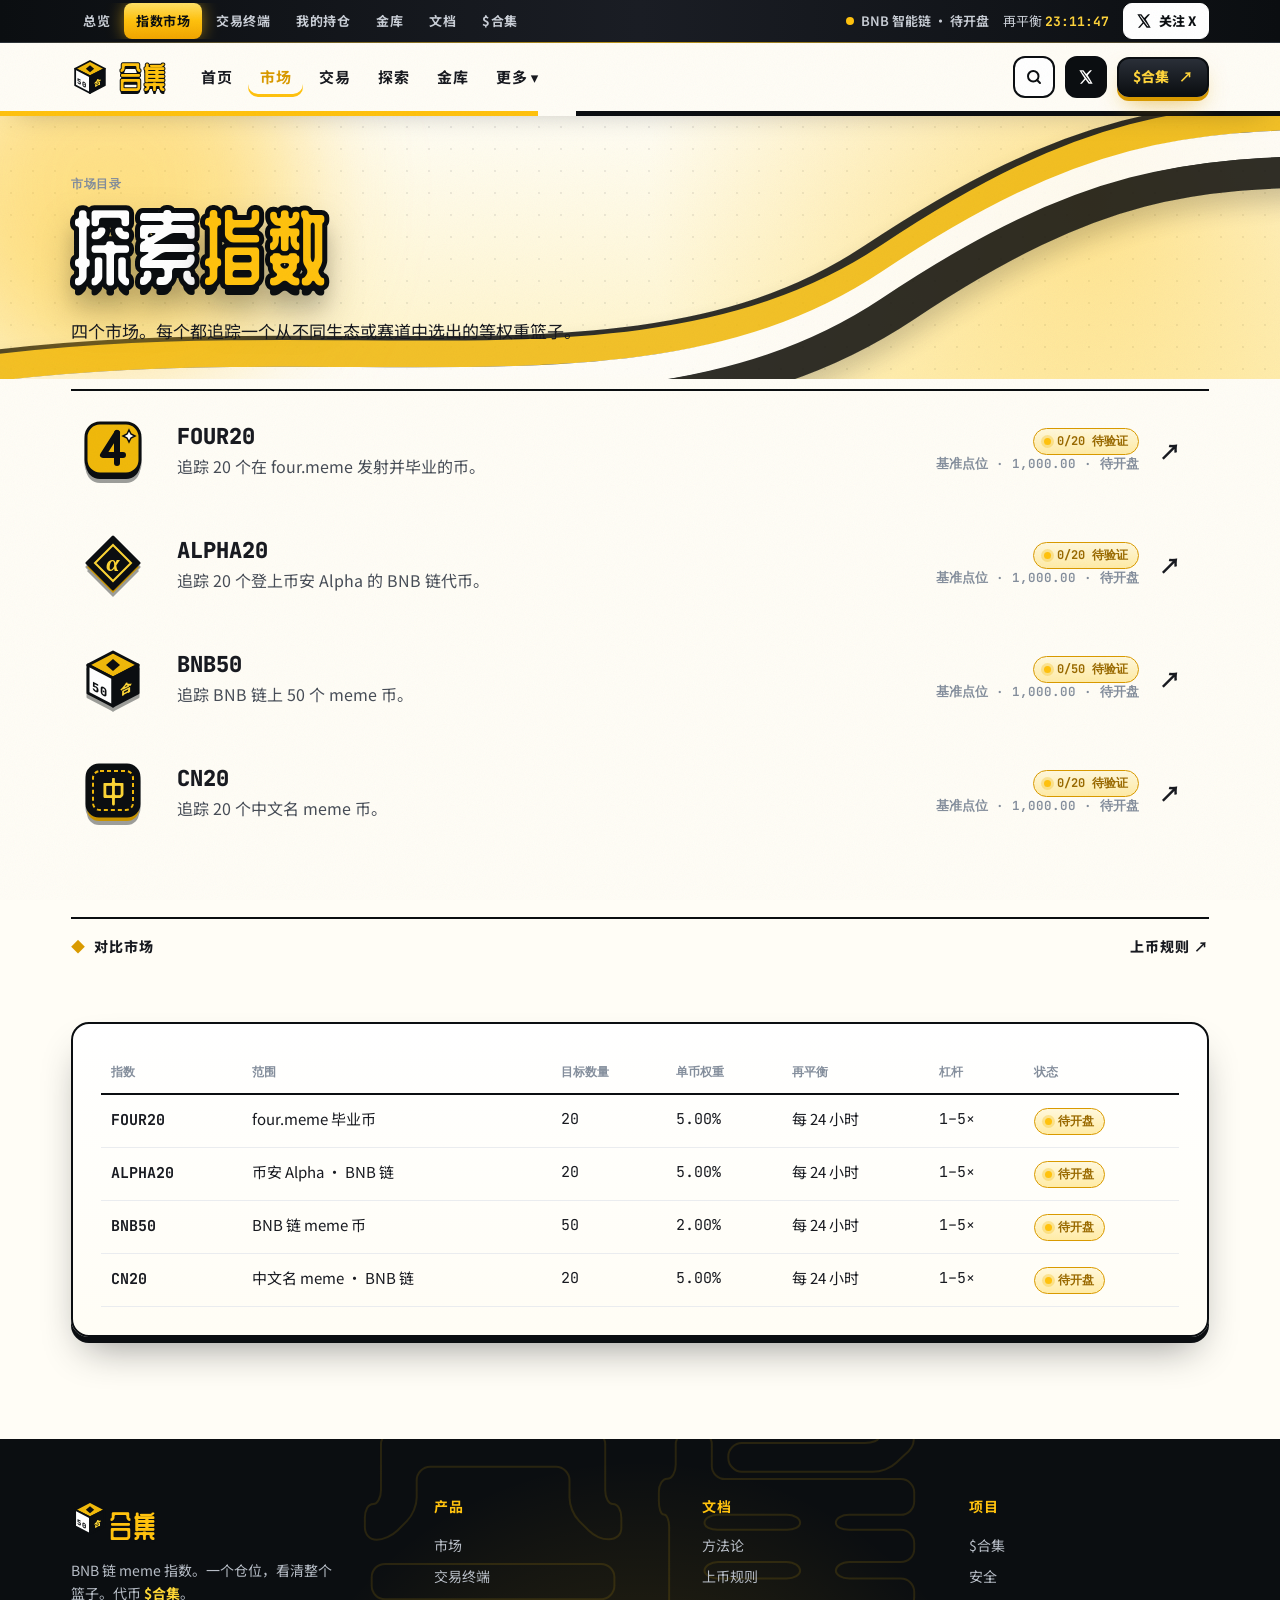
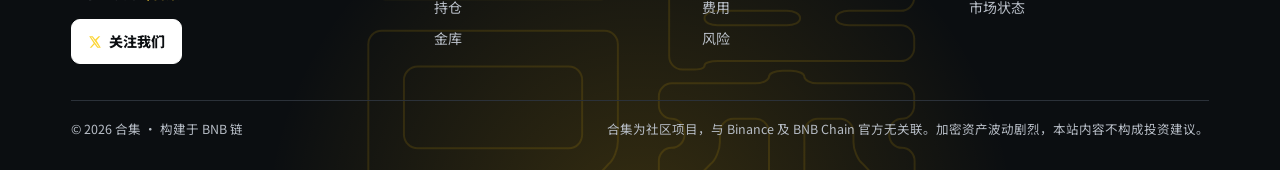
<file: markets.html>
<!DOCTYPE html>
<html lang="zh-CN">
<head>
<meta charset="utf-8">
<meta name="viewport" content="width=device-width,initial-scale=1">
<title>市场 | 合集</title>
<meta name="description" content="合集 —— BNB 链 meme 指数。一个仓位，做多或做空一整篮 BNB 链 meme 币。">
<meta name="theme-color" content="#F0B90B">
<link rel="icon" href="data:image/svg+xml,%3Csvg xmlns='http://www.w3.org/2000/svg' viewBox='0 0 64 64'%3E%3Cg stroke='%230B0E11' stroke-width='3' stroke-linejoin='round'%3E%3Cpath d='M32 5 57 18 32 31 7 18Z' fill='%23F0B90B'/%3E%3Cpath d='M7 18 32 31v28L7 46Z' fill='%23fff'/%3E%3Cpath d='M57 18 32 31v28l25-13Z' fill='%230B0E11'/%3E%3C/g%3E%3C/svg%3E">
<link rel="preconnect" href="https://fonts.googleapis.com"><link rel="preconnect" href="https://fonts.gstatic.com" crossorigin>
<link href="https://fonts.googleapis.com/css2?family=JetBrains+Mono:wght@500;700;800&family=Noto+Sans+SC:wght@400;500;700;900&family=ZCOOL+QingKe+HuangYou&display=swap" rel="stylesheet">
<link rel="stylesheet" href="style.css">
</head>
<body data-page="markets">
<div class="progress"></div><div class="cglow" aria-hidden="true"></div><svg width="0" height="0" style="position:absolute" aria-hidden="true"><defs>
 <linearGradient id="gy" x1="0" y1="0" x2="0" y2="1"><stop offset="0" stop-color="#FFF1A8"/><stop offset=".5" stop-color="#FFC20E"/><stop offset="1" stop-color="#E09A00"/></linearGradient>
 <symbol id="cloud" viewBox="0 0 120 64"><path d="M8 52c-6-10 2-22 14-20 0-14 16-20 26-12 6-14 30-14 34 2 14-4 26 8 20 20 12 2 14 14 6 18H12z" fill="#FFF6D2" stroke="#D99A00" stroke-width="3" stroke-linejoin="round"/><path d="M34 40c0-7 6-11 11-9s6 9 1 11-7-2-5-4M64 34c0-6 6-10 11-8s5 8 1 10-6-2-4-4M90 44c0-5 5-8 9-6s4 7 0 8-5-2-3-3" fill="none" stroke="#D99A00" stroke-width="3" stroke-linecap="round"/></symbol>
 <symbol id="stack" viewBox="0 0 80 120"><g stroke="#0B0E11" stroke-width="3"><path d="M6 104v-10h68v10" fill="#D99A00"/><ellipse cx="40" cy="104" rx="34" ry="10" fill="#D99A00"/><ellipse cx="40" cy="94" rx="34" ry="10" fill="url(#gy)"/><path d="M6 86v-10h68v10" fill="#D99A00"/><ellipse cx="40" cy="86" rx="34" ry="10" fill="#E8A800"/><ellipse cx="40" cy="76" rx="34" ry="10" fill="url(#gy)"/><path d="M6 68v-10h68v10" fill="#D99A00"/><ellipse cx="40" cy="68" rx="34" ry="10" fill="#E8A800"/><ellipse cx="40" cy="58" rx="34" ry="10" fill="url(#gy)"/><path d="M6 50V40h68v10" fill="#D99A00"/><ellipse cx="40" cy="50" rx="34" ry="10" fill="#E8A800"/><ellipse cx="40" cy="40" rx="34" ry="10" fill="url(#gy)"/></g><path d="M40 33l6 7-6 7-6-7z" fill="#0B0E11"/></symbol>
</defs></svg><div class="noise" aria-hidden="true"></div>
<div class="topbar">
 <div class="wrap tb">
  <nav class="tbtabs" aria-label="快捷标签"><a href="index.html" class="">总览</a><a href="markets.html" class="on">指数市场</a><a href="trade.html#BNB50" class="">交易终端</a><a href="trade.html#portfolio" class="">我的持仓</a><a href="treasury.html" class="">金库</a><a href="docs.html" class="">文档</a><a href="token.html" class="">$合集</a></nav>
  <div class="tbr"><span class="tbstat"><i></i>BNB 智能链 · 待开盘</span><span class="tbcd">再平衡 <b class="mono" data-countdown>--:--:--</b></span>
   <a class="xbtn" href="#" data-x aria-label="官方 X 账号"><svg width="16" height="16" viewBox="0 0 24 24" fill="currentColor" aria-hidden="true"><path d="M18.2 2H21l-6.4 7.3L22 22h-6l-4.7-6.1L5.8 22H3l6.9-7.8L2 2h6.1l4.3 5.6L18.2 2Zm-1 18h1.6L7 3.9H5.3L17.2 20Z"/></svg><span>关注 X</span></a></div>
 </div>
</div>
<header class="hdr">
 <div class="wrap bar">
  <a class="brand" href="index.html" aria-label="合集 首页"><span data-icon="BNB50" style="width:38px;height:38px"></span><b>合集</b></a>
  <nav class="nav" aria-label="主导航"><a href="index.html" class="">首页</a><a href="markets.html" class="on">市场</a><a href="trade.html#BNB50" class="">交易</a><a href="markets.html#compare" class="">探索</a><a href="treasury.html" class="">金库</a>
   <div class="more"><button aria-expanded="false" aria-haspopup="true">更多 ▾</button>
    <div class="menu"><a href="trade.html#portfolio">持仓</a><a href="token.html" data-ticker>$合集</a><a href="docs.html#methodology">方法论</a><a href="docs.html#listings">上币规则</a><a href="docs.html#fees">费用</a><a href="docs.html#risk">风险</a><a href="docs.html#security">安全</a><a href="docs.html#status">状态</a></div>
   </div>
  </nav>
  <div class="right">
   <button class="iconbtn" data-open="search" aria-label="搜索 (Ctrl+K)"><svg width="18" height="18" viewBox="0 0 24 24" fill="none" stroke="#0B0E11" stroke-width="2.6" stroke-linecap="round"><circle cx="11" cy="11" r="7"/><path d="m20 20-4-4"/></svg></button>
   <a class="iconbtn xi" href="#" data-x aria-label="官方 X 账号"><svg width="16" height="16" viewBox="0 0 24 24" fill="currentColor" aria-hidden="true"><path d="M18.2 2H21l-6.4 7.3L22 22h-6l-4.7-6.1L5.8 22H3l6.9-7.8L2 2h6.1l4.3 5.6L18.2 2Zm-1 18h1.6L7 3.9H5.3L17.2 20Z"/></svg></a>
   <a class="btn dark sm" href="token.html"><span data-ticker>$合集</span> ↗</a>
   <button class="iconbtn burger" aria-label="菜单"><svg width="20" height="20" viewBox="0 0 24 24" stroke="#0B0E11" stroke-width="2.6" stroke-linecap="round"><path d="M4 7h16M4 12h16M4 17h16"/></svg></button>
  </div>
 </div>
 <div class="stripe"><i></i><i></i></div>
</header>
<main id="main">

<section class="phead"><svg class="ribbon" viewBox="0 0 1440 500" preserveAspectRatio="xMidYMid slice" data-path="M-200 420 C 300 300, 700 460, 1000 260 S 1400 120, 1700 90" data-off="30" data-w="30" aria-hidden="true"></svg><div class="orb o1"></div><div class="wrap">
 <span class="label">市场目录</span>
 <h1 class="big"><span class="w">探索</span><span class="y">指数</span></h1>
 <p class="lead">四个市场。每个都追踪一个从不同生态或赛道中选出的等权重篮子。</p>
</div></section>
<section class="sec" style="padding-top:10px"><div class="wrap">
 <div class="rows" id="mrows"></div>
 <div id="compare" style="margin-top:70px">
  <div class="sechead"><span>对比市场</span><a href="docs.html#listings">上币规则 ↗</a></div>
  <div class="card scroll"><table id="mtable"><thead><tr><th>指数</th><th>范围</th><th>目标数量</th><th>单币权重</th><th>再平衡</th><th>杠杆</th><th>状态</th></tr></thead><tbody></tbody></table></div>
 </div>
</div></section>
</main>
<footer class="ftr">
 <div class="ftrmark" aria-hidden="true">合集</div>
 <div class="wrap">
  <div class="cols">
   <div><a class="brand" href="index.html"><span data-icon="BNB50" style="width:38px;height:38px"></span><b>合集</b></a>
    <p style="margin:14px 0 0;max-width:34ch">BNB 链 meme 指数。一个仓位，看清整个篮子。代币 <b style="color:#FCD535" data-ticker>$合集</b>。</p>
    <p style="margin:14px 0 0"><a href="#" data-x class="xbtn" style="padding:10px 16px"><svg width="14" height="14" viewBox="0 0 24 24" fill="#FCD535"><path d="M18.2 2H21l-6.4 7.3L22 22h-6l-4.7-6.1L5.8 22H3l6.9-7.8L2 2h6.1l4.3 5.6L18.2 2Zm-1 18h1.6L7 3.9H5.3L17.2 20Z"/></svg>关注我们</a></p></div>
   <div><h4>产品</h4><a href="markets.html">市场</a><a href="trade.html#BNB50">交易终端</a><a href="trade.html#portfolio">持仓</a><a href="treasury.html">金库</a></div>
   <div><h4>文档</h4><a href="docs.html#methodology">方法论</a><a href="docs.html#listings">上币规则</a><a href="docs.html#fees">费用</a><a href="docs.html#risk">风险</a></div>
   <div><h4>项目</h4><a href="token.html" data-ticker>$合集</a><a href="docs.html#security">安全</a><a href="docs.html#status">市场状态</a></div>
  </div>
  <div class="fine"><span>© 2026 合集 · 构建于 BNB 链</span><span>合集为社区项目，与 Binance 及 BNB Chain 官方无关联。加密资产波动剧烈，本站内容不构成投资建议。</span></div>
 </div>
</footer>
<div class="modal" id="search" role="dialog" aria-label="搜索"><div class="card palette"><input type="search" placeholder="搜索指数、页面或文档…  (Ctrl+K)" aria-label="搜索"><ul></ul></div></div>
<div class="modal" id="wallet" role="dialog" aria-label="连接钱包"><div class="card">
 <div style="display:flex;justify-content:space-between;align-items:center"><h3 style="margin:0">连接钱包</h3><button class="iconbtn" data-close aria-label="关闭">✕</button></div>
 <p class="muted" style="margin:8px 0 0;font-size:14px">连接后将自动切换至 BNB 智能链（Chain ID 56）。</p>
 <div class="wallets">
  <button><i style="background:#F0B90B">B</i>币安钱包 Binance Wallet</button>
  <button><i style="background:#F6851B;color:#fff">M</i>MetaMask</button>
  <button><i style="background:#0B0E11;color:#FCD535">T</i>Trust Wallet</button>
  <button><i style="background:#fff;border:1.5px solid #0B0E11">O</i>OKX Wallet</button>
 </div></div></div>
<button class="totop" aria-label="回到顶部">↑</button>
<script src="app.js"></script>
</body>
</html>
</file>
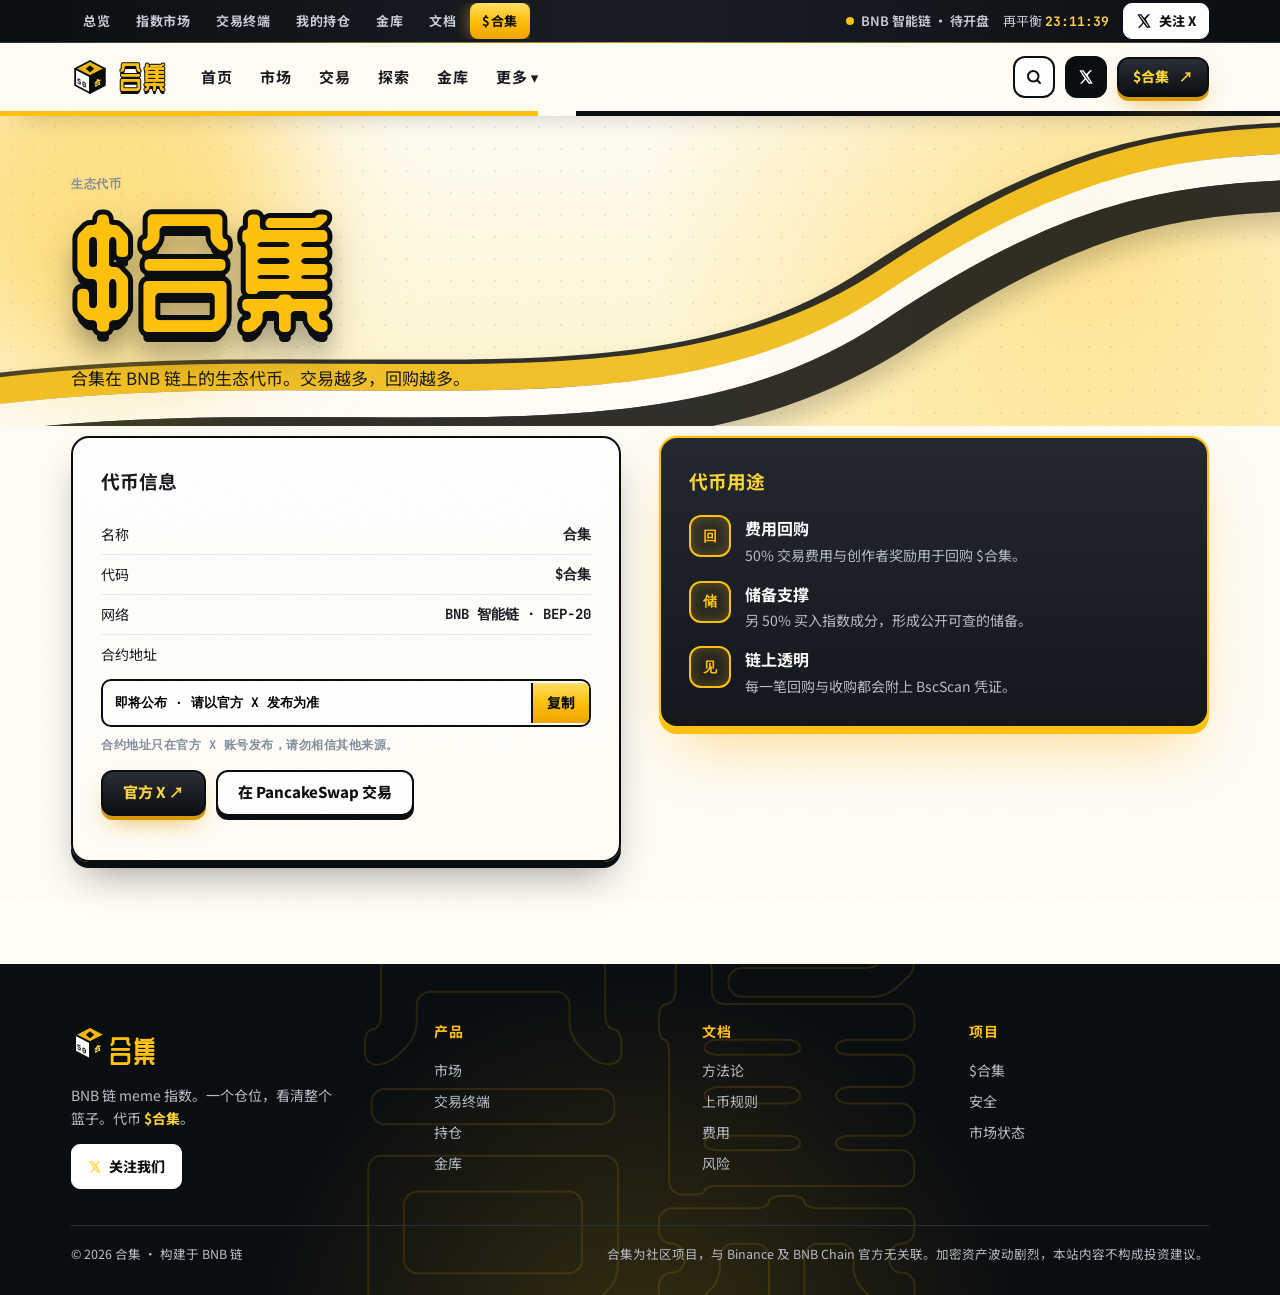
<file: token.html>
<!DOCTYPE html>
<html lang="zh-CN">
<head>
<meta charset="utf-8">
<meta name="viewport" content="width=device-width,initial-scale=1">
<title>$合集 代币 | 合集</title>
<meta name="description" content="合集 —— BNB 链 meme 指数。一个仓位，做多或做空一整篮 BNB 链 meme 币。">
<meta name="theme-color" content="#F0B90B">
<link rel="icon" href="data:image/svg+xml,%3Csvg xmlns='http://www.w3.org/2000/svg' viewBox='0 0 64 64'%3E%3Cg stroke='%230B0E11' stroke-width='3' stroke-linejoin='round'%3E%3Cpath d='M32 5 57 18 32 31 7 18Z' fill='%23F0B90B'/%3E%3Cpath d='M7 18 32 31v28L7 46Z' fill='%23fff'/%3E%3Cpath d='M57 18 32 31v28l25-13Z' fill='%230B0E11'/%3E%3C/g%3E%3C/svg%3E">
<link rel="preconnect" href="https://fonts.googleapis.com"><link rel="preconnect" href="https://fonts.gstatic.com" crossorigin>
<link href="https://fonts.googleapis.com/css2?family=JetBrains+Mono:wght@500;700;800&family=Noto+Sans+SC:wght@400;500;700;900&family=ZCOOL+QingKe+HuangYou&display=swap" rel="stylesheet">
<link rel="stylesheet" href="style.css">
</head>
<body data-page="token">
<div class="progress"></div><div class="cglow" aria-hidden="true"></div><svg width="0" height="0" style="position:absolute" aria-hidden="true"><defs>
 <linearGradient id="gy" x1="0" y1="0" x2="0" y2="1"><stop offset="0" stop-color="#FFF1A8"/><stop offset=".5" stop-color="#FFC20E"/><stop offset="1" stop-color="#E09A00"/></linearGradient>
 <symbol id="cloud" viewBox="0 0 120 64"><path d="M8 52c-6-10 2-22 14-20 0-14 16-20 26-12 6-14 30-14 34 2 14-4 26 8 20 20 12 2 14 14 6 18H12z" fill="#FFF6D2" stroke="#D99A00" stroke-width="3" stroke-linejoin="round"/><path d="M34 40c0-7 6-11 11-9s6 9 1 11-7-2-5-4M64 34c0-6 6-10 11-8s5 8 1 10-6-2-4-4M90 44c0-5 5-8 9-6s4 7 0 8-5-2-3-3" fill="none" stroke="#D99A00" stroke-width="3" stroke-linecap="round"/></symbol>
 <symbol id="stack" viewBox="0 0 80 120"><g stroke="#0B0E11" stroke-width="3"><path d="M6 104v-10h68v10" fill="#D99A00"/><ellipse cx="40" cy="104" rx="34" ry="10" fill="#D99A00"/><ellipse cx="40" cy="94" rx="34" ry="10" fill="url(#gy)"/><path d="M6 86v-10h68v10" fill="#D99A00"/><ellipse cx="40" cy="86" rx="34" ry="10" fill="#E8A800"/><ellipse cx="40" cy="76" rx="34" ry="10" fill="url(#gy)"/><path d="M6 68v-10h68v10" fill="#D99A00"/><ellipse cx="40" cy="68" rx="34" ry="10" fill="#E8A800"/><ellipse cx="40" cy="58" rx="34" ry="10" fill="url(#gy)"/><path d="M6 50V40h68v10" fill="#D99A00"/><ellipse cx="40" cy="50" rx="34" ry="10" fill="#E8A800"/><ellipse cx="40" cy="40" rx="34" ry="10" fill="url(#gy)"/></g><path d="M40 33l6 7-6 7-6-7z" fill="#0B0E11"/></symbol>
</defs></svg><div class="noise" aria-hidden="true"></div>
<div class="topbar">
 <div class="wrap tb">
  <nav class="tbtabs" aria-label="快捷标签"><a href="index.html" class="">总览</a><a href="markets.html" class="">指数市场</a><a href="trade.html#BNB50" class="">交易终端</a><a href="trade.html#portfolio" class="">我的持仓</a><a href="treasury.html" class="">金库</a><a href="docs.html" class="">文档</a><a href="token.html" class="on">$合集</a></nav>
  <div class="tbr"><span class="tbstat"><i></i>BNB 智能链 · 待开盘</span><span class="tbcd">再平衡 <b class="mono" data-countdown>--:--:--</b></span>
   <a class="xbtn" href="#" data-x aria-label="官方 X 账号"><svg width="16" height="16" viewBox="0 0 24 24" fill="currentColor" aria-hidden="true"><path d="M18.2 2H21l-6.4 7.3L22 22h-6l-4.7-6.1L5.8 22H3l6.9-7.8L2 2h6.1l4.3 5.6L18.2 2Zm-1 18h1.6L7 3.9H5.3L17.2 20Z"/></svg><span>关注 X</span></a></div>
 </div>
</div>
<header class="hdr">
 <div class="wrap bar">
  <a class="brand" href="index.html" aria-label="合集 首页"><span data-icon="BNB50" style="width:38px;height:38px"></span><b>合集</b></a>
  <nav class="nav" aria-label="主导航"><a href="index.html" class="">首页</a><a href="markets.html" class="">市场</a><a href="trade.html#BNB50" class="">交易</a><a href="markets.html#compare" class="">探索</a><a href="treasury.html" class="">金库</a>
   <div class="more"><button aria-expanded="false" aria-haspopup="true">更多 ▾</button>
    <div class="menu"><a href="trade.html#portfolio">持仓</a><a href="token.html" data-ticker>$合集</a><a href="docs.html#methodology">方法论</a><a href="docs.html#listings">上币规则</a><a href="docs.html#fees">费用</a><a href="docs.html#risk">风险</a><a href="docs.html#security">安全</a><a href="docs.html#status">状态</a></div>
   </div>
  </nav>
  <div class="right">
   <button class="iconbtn" data-open="search" aria-label="搜索 (Ctrl+K)"><svg width="18" height="18" viewBox="0 0 24 24" fill="none" stroke="#0B0E11" stroke-width="2.6" stroke-linecap="round"><circle cx="11" cy="11" r="7"/><path d="m20 20-4-4"/></svg></button>
   <a class="iconbtn xi" href="#" data-x aria-label="官方 X 账号"><svg width="16" height="16" viewBox="0 0 24 24" fill="currentColor" aria-hidden="true"><path d="M18.2 2H21l-6.4 7.3L22 22h-6l-4.7-6.1L5.8 22H3l6.9-7.8L2 2h6.1l4.3 5.6L18.2 2Zm-1 18h1.6L7 3.9H5.3L17.2 20Z"/></svg></a>
   <a class="btn dark sm" href="token.html"><span data-ticker>$合集</span> ↗</a>
   <button class="iconbtn burger" aria-label="菜单"><svg width="20" height="20" viewBox="0 0 24 24" stroke="#0B0E11" stroke-width="2.6" stroke-linecap="round"><path d="M4 7h16M4 12h16M4 17h16"/></svg></button>
  </div>
 </div>
 <div class="stripe"><i></i><i></i></div>
</header>
<main id="main">

<section class="phead"><svg class="ribbon" viewBox="0 0 1440 500" preserveAspectRatio="xMidYMid slice" data-path="M-200 420 C 300 300, 700 460, 1000 260 S 1400 120, 1700 90" data-off="30" data-w="30" aria-hidden="true"></svg><div class="orb o1"></div><div class="wrap">
 <span class="label">生态代币</span>
 <h1 class="mega" style="font-size:clamp(56px,10vw,130px)"><span class="y" data-ticker>$合集</span></h1>
 <p class="lead">合集在 BNB 链上的生态代币。交易越多，回购越多。</p>
</div></section>
<section class="sec" style="padding-top:10px"><div class="wrap">
 <div class="grid2" style="align-items:start">
  <div class="card">
   <h3 style="margin-top:0">代币信息</h3>
   <div class="kv"><span>名称</span><b>合集</b></div>
   <div class="kv"><span>代码</span><b data-ticker>$合集</b></div>
   <div class="kv"><span>网络</span><b>BNB 智能链 · BEP-20</b></div>
   <div class="kv" style="border:0"><span>合约地址</span><span></span></div>
   <div class="field" style="margin-top:4px"><input id="ca" readonly aria-label="合约地址" style="font-size:13px" value=""><button class="btn sm" id="copyCA" style="border-radius:0;box-shadow:none;border-width:0 0 0 2px">复制</button></div>
   <p class="label" style="margin-top:10px">合约地址只在官方 X 账号发布，请勿相信其他来源。</p>
   <p style="margin-top:16px;display:flex;gap:10px;flex-wrap:wrap"><a class="btn dark" href="#" data-x>官方 X ↗</a><a class="btn ghost" href="#" data-soon="上线后开放 PancakeSwap 交易链接">在 PancakeSwap 交易</a></p>
  </div>
  <div class="card dk">
   <h3 style="margin-top:0;color:#FCD535">代币用途</h3>
   <div class="timeline">
    <div class="tl"><span class="dot">回</span><div><b>费用回购</b><p style="margin:2px 0 0;color:#B7BDC6;font-size:14px">50% 交易费用与创作者奖励用于回购 <span data-ticker>$合集</span>。</p></div></div>
    <div class="tl"><span class="dot">储</span><div><b>储备支撑</b><p style="margin:2px 0 0;color:#B7BDC6;font-size:14px">另 50% 买入指数成分，形成公开可查的储备。</p></div></div>
    <div class="tl"><span class="dot">见</span><div><b>链上透明</b><p style="margin:2px 0 0;color:#B7BDC6;font-size:14px">每一笔回购与收购都会附上 BscScan 凭证。</p></div></div>
   </div>
  </div>
 </div>
</div></section>
</main>
<footer class="ftr">
 <div class="ftrmark" aria-hidden="true">合集</div>
 <div class="wrap">
  <div class="cols">
   <div><a class="brand" href="index.html"><span data-icon="BNB50" style="width:38px;height:38px"></span><b>合集</b></a>
    <p style="margin:14px 0 0;max-width:34ch">BNB 链 meme 指数。一个仓位，看清整个篮子。代币 <b style="color:#FCD535" data-ticker>$合集</b>。</p>
    <p style="margin:14px 0 0"><a href="#" data-x class="xbtn" style="padding:10px 16px"><svg width="14" height="14" viewBox="0 0 24 24" fill="#FCD535"><path d="M18.2 2H21l-6.4 7.3L22 22h-6l-4.7-6.1L5.8 22H3l6.9-7.8L2 2h6.1l4.3 5.6L18.2 2Zm-1 18h1.6L7 3.9H5.3L17.2 20Z"/></svg>关注我们</a></p></div>
   <div><h4>产品</h4><a href="markets.html">市场</a><a href="trade.html#BNB50">交易终端</a><a href="trade.html#portfolio">持仓</a><a href="treasury.html">金库</a></div>
   <div><h4>文档</h4><a href="docs.html#methodology">方法论</a><a href="docs.html#listings">上币规则</a><a href="docs.html#fees">费用</a><a href="docs.html#risk">风险</a></div>
   <div><h4>项目</h4><a href="token.html" data-ticker>$合集</a><a href="docs.html#security">安全</a><a href="docs.html#status">市场状态</a></div>
  </div>
  <div class="fine"><span>© 2026 合集 · 构建于 BNB 链</span><span>合集为社区项目，与 Binance 及 BNB Chain 官方无关联。加密资产波动剧烈，本站内容不构成投资建议。</span></div>
 </div>
</footer>
<div class="modal" id="search" role="dialog" aria-label="搜索"><div class="card palette"><input type="search" placeholder="搜索指数、页面或文档…  (Ctrl+K)" aria-label="搜索"><ul></ul></div></div>
<div class="modal" id="wallet" role="dialog" aria-label="连接钱包"><div class="card">
 <div style="display:flex;justify-content:space-between;align-items:center"><h3 style="margin:0">连接钱包</h3><button class="iconbtn" data-close aria-label="关闭">✕</button></div>
 <p class="muted" style="margin:8px 0 0;font-size:14px">连接后将自动切换至 BNB 智能链（Chain ID 56）。</p>
 <div class="wallets">
  <button><i style="background:#F0B90B">B</i>币安钱包 Binance Wallet</button>
  <button><i style="background:#F6851B;color:#fff">M</i>MetaMask</button>
  <button><i style="background:#0B0E11;color:#FCD535">T</i>Trust Wallet</button>
  <button><i style="background:#fff;border:1.5px solid #0B0E11">O</i>OKX Wallet</button>
 </div></div></div>
<button class="totop" aria-label="回到顶部">↑</button>
<script src="app.js"></script>
</body>
</html>
</file>
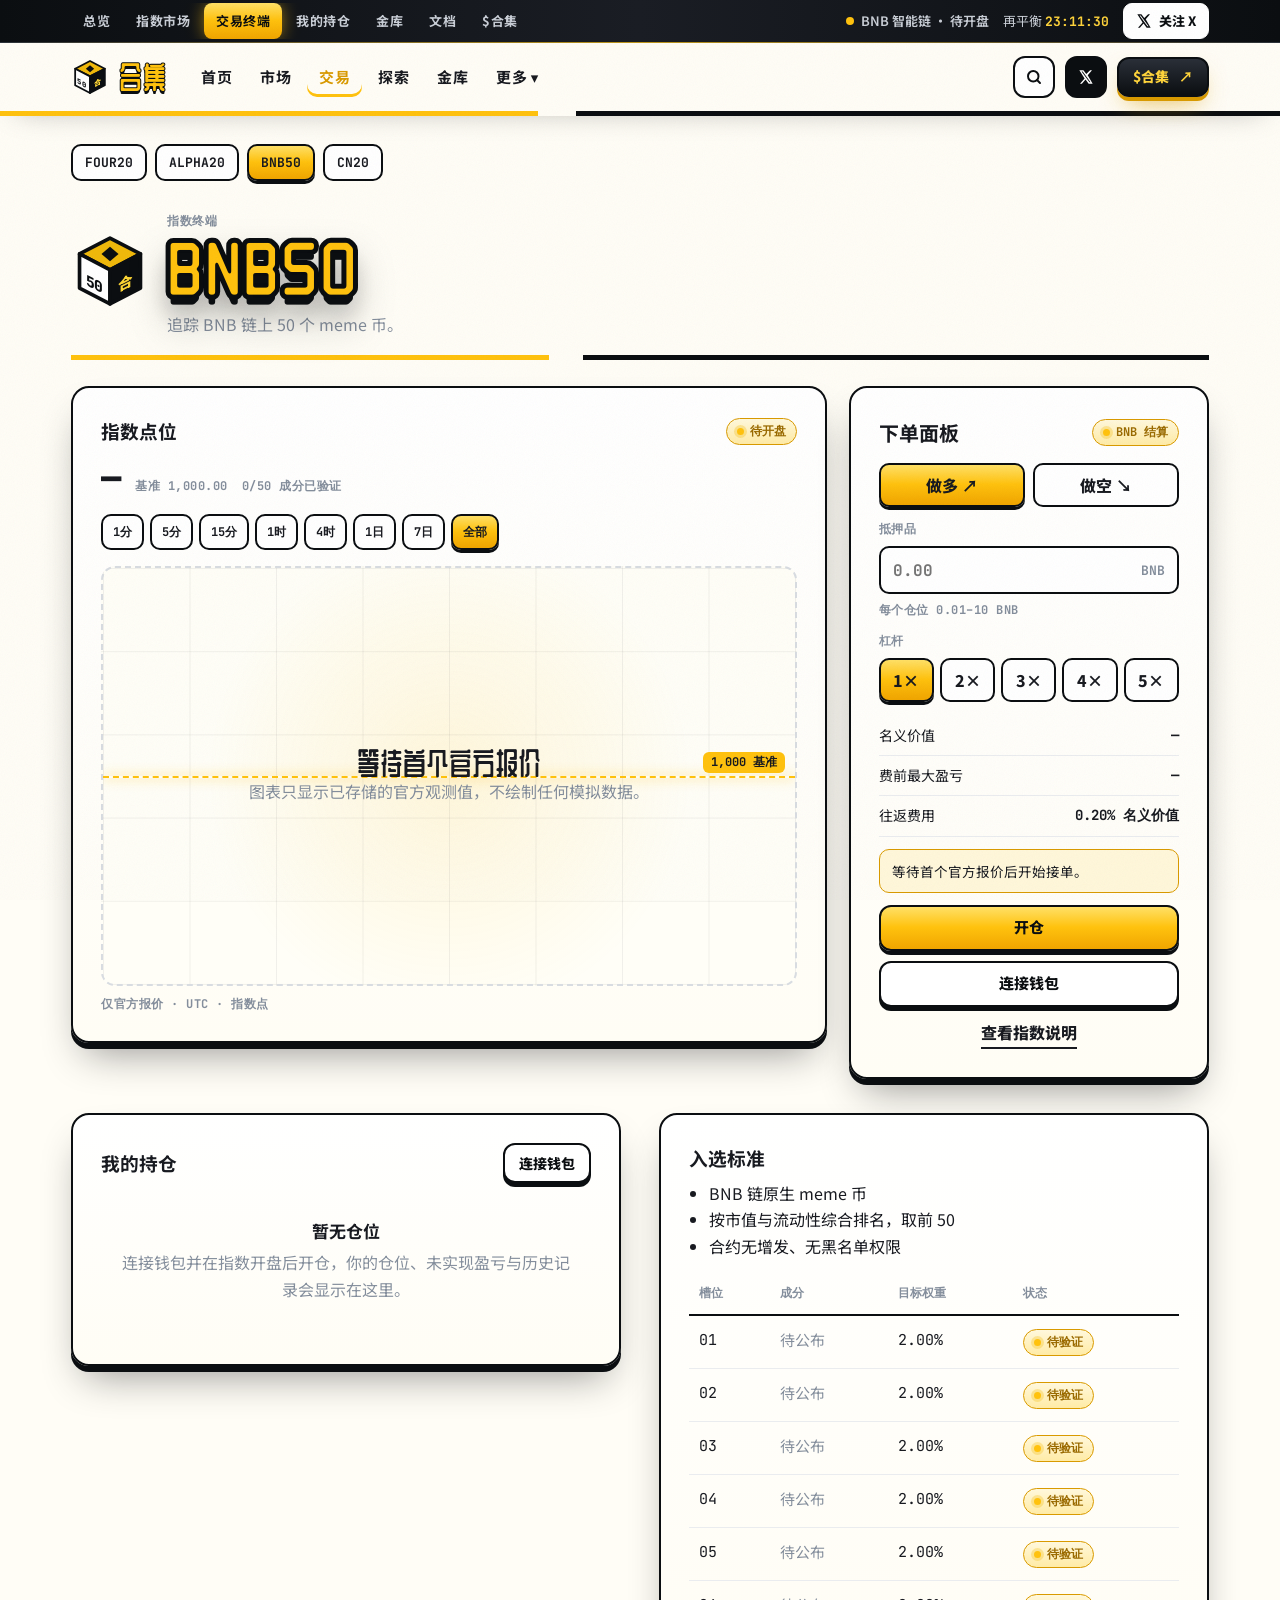
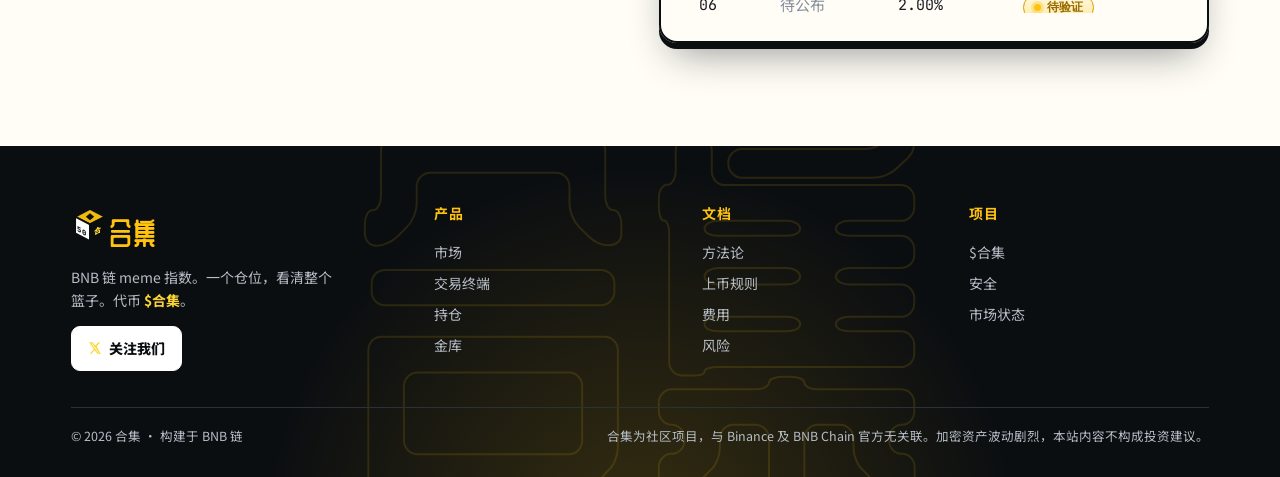
<file: trade.html>
<!DOCTYPE html>
<html lang="zh-CN">
<head>
<meta charset="utf-8">
<meta name="viewport" content="width=device-width,initial-scale=1">
<title>交易终端 | 合集</title>
<meta name="description" content="合集 —— BNB 链 meme 指数。一个仓位，做多或做空一整篮 BNB 链 meme 币。">
<meta name="theme-color" content="#F0B90B">
<link rel="icon" href="data:image/svg+xml,%3Csvg xmlns='http://www.w3.org/2000/svg' viewBox='0 0 64 64'%3E%3Cg stroke='%230B0E11' stroke-width='3' stroke-linejoin='round'%3E%3Cpath d='M32 5 57 18 32 31 7 18Z' fill='%23F0B90B'/%3E%3Cpath d='M7 18 32 31v28L7 46Z' fill='%23fff'/%3E%3Cpath d='M57 18 32 31v28l25-13Z' fill='%230B0E11'/%3E%3C/g%3E%3C/svg%3E">
<link rel="preconnect" href="https://fonts.googleapis.com"><link rel="preconnect" href="https://fonts.gstatic.com" crossorigin>
<link href="https://fonts.googleapis.com/css2?family=JetBrains+Mono:wght@500;700;800&family=Noto+Sans+SC:wght@400;500;700;900&family=ZCOOL+QingKe+HuangYou&display=swap" rel="stylesheet">
<link rel="stylesheet" href="style.css">
</head>
<body data-page="trade">
<div class="progress"></div><div class="cglow" aria-hidden="true"></div><svg width="0" height="0" style="position:absolute" aria-hidden="true"><defs>
 <linearGradient id="gy" x1="0" y1="0" x2="0" y2="1"><stop offset="0" stop-color="#FFF1A8"/><stop offset=".5" stop-color="#FFC20E"/><stop offset="1" stop-color="#E09A00"/></linearGradient>
 <symbol id="cloud" viewBox="0 0 120 64"><path d="M8 52c-6-10 2-22 14-20 0-14 16-20 26-12 6-14 30-14 34 2 14-4 26 8 20 20 12 2 14 14 6 18H12z" fill="#FFF6D2" stroke="#D99A00" stroke-width="3" stroke-linejoin="round"/><path d="M34 40c0-7 6-11 11-9s6 9 1 11-7-2-5-4M64 34c0-6 6-10 11-8s5 8 1 10-6-2-4-4M90 44c0-5 5-8 9-6s4 7 0 8-5-2-3-3" fill="none" stroke="#D99A00" stroke-width="3" stroke-linecap="round"/></symbol>
 <symbol id="stack" viewBox="0 0 80 120"><g stroke="#0B0E11" stroke-width="3"><path d="M6 104v-10h68v10" fill="#D99A00"/><ellipse cx="40" cy="104" rx="34" ry="10" fill="#D99A00"/><ellipse cx="40" cy="94" rx="34" ry="10" fill="url(#gy)"/><path d="M6 86v-10h68v10" fill="#D99A00"/><ellipse cx="40" cy="86" rx="34" ry="10" fill="#E8A800"/><ellipse cx="40" cy="76" rx="34" ry="10" fill="url(#gy)"/><path d="M6 68v-10h68v10" fill="#D99A00"/><ellipse cx="40" cy="68" rx="34" ry="10" fill="#E8A800"/><ellipse cx="40" cy="58" rx="34" ry="10" fill="url(#gy)"/><path d="M6 50V40h68v10" fill="#D99A00"/><ellipse cx="40" cy="50" rx="34" ry="10" fill="#E8A800"/><ellipse cx="40" cy="40" rx="34" ry="10" fill="url(#gy)"/></g><path d="M40 33l6 7-6 7-6-7z" fill="#0B0E11"/></symbol>
</defs></svg><div class="noise" aria-hidden="true"></div>
<div class="topbar">
 <div class="wrap tb">
  <nav class="tbtabs" aria-label="快捷标签"><a href="index.html" class="">总览</a><a href="markets.html" class="">指数市场</a><a href="trade.html#BNB50" class="on">交易终端</a><a href="trade.html#portfolio" class="">我的持仓</a><a href="treasury.html" class="">金库</a><a href="docs.html" class="">文档</a><a href="token.html" class="">$合集</a></nav>
  <div class="tbr"><span class="tbstat"><i></i>BNB 智能链 · 待开盘</span><span class="tbcd">再平衡 <b class="mono" data-countdown>--:--:--</b></span>
   <a class="xbtn" href="#" data-x aria-label="官方 X 账号"><svg width="16" height="16" viewBox="0 0 24 24" fill="currentColor" aria-hidden="true"><path d="M18.2 2H21l-6.4 7.3L22 22h-6l-4.7-6.1L5.8 22H3l6.9-7.8L2 2h6.1l4.3 5.6L18.2 2Zm-1 18h1.6L7 3.9H5.3L17.2 20Z"/></svg><span>关注 X</span></a></div>
 </div>
</div>
<header class="hdr">
 <div class="wrap bar">
  <a class="brand" href="index.html" aria-label="合集 首页"><span data-icon="BNB50" style="width:38px;height:38px"></span><b>合集</b></a>
  <nav class="nav" aria-label="主导航"><a href="index.html" class="">首页</a><a href="markets.html" class="">市场</a><a href="trade.html#BNB50" class="on">交易</a><a href="markets.html#compare" class="">探索</a><a href="treasury.html" class="">金库</a>
   <div class="more"><button aria-expanded="false" aria-haspopup="true">更多 ▾</button>
    <div class="menu"><a href="trade.html#portfolio">持仓</a><a href="token.html" data-ticker>$合集</a><a href="docs.html#methodology">方法论</a><a href="docs.html#listings">上币规则</a><a href="docs.html#fees">费用</a><a href="docs.html#risk">风险</a><a href="docs.html#security">安全</a><a href="docs.html#status">状态</a></div>
   </div>
  </nav>
  <div class="right">
   <button class="iconbtn" data-open="search" aria-label="搜索 (Ctrl+K)"><svg width="18" height="18" viewBox="0 0 24 24" fill="none" stroke="#0B0E11" stroke-width="2.6" stroke-linecap="round"><circle cx="11" cy="11" r="7"/><path d="m20 20-4-4"/></svg></button>
   <a class="iconbtn xi" href="#" data-x aria-label="官方 X 账号"><svg width="16" height="16" viewBox="0 0 24 24" fill="currentColor" aria-hidden="true"><path d="M18.2 2H21l-6.4 7.3L22 22h-6l-4.7-6.1L5.8 22H3l6.9-7.8L2 2h6.1l4.3 5.6L18.2 2Zm-1 18h1.6L7 3.9H5.3L17.2 20Z"/></svg></a>
   <a class="btn dark sm" href="token.html"><span data-ticker>$合集</span> ↗</a>
   <button class="iconbtn burger" aria-label="菜单"><svg width="20" height="20" viewBox="0 0 24 24" stroke="#0B0E11" stroke-width="2.6" stroke-linecap="round"><path d="M4 7h16M4 12h16M4 17h16"/></svg></button>
  </div>
 </div>
 <div class="stripe"><i></i><i></i></div>
</header>
<main id="main">

<section class="sec" id="trade" style="padding-top:28px"><div class="wrap">
 <nav class="idxtabs" id="idxtabs" aria-label="选择指数"></nav>
 <div class="tbanner"><span id="tIcon"></span><div><span class="label">指数终端</span><h1 class="big" style="font-size:clamp(40px,6vw,72px)"><span class="y" id="tName">BNB50</span></h1><p id="tDesc" class="muted" style="margin:6px 0 0"></p></div></div>
 <div class="stripe" style="margin:18px 0 26px"><i></i><i></i></div>
 <div class="tradegrid">
  <div class="card">
   <div style="display:flex;justify-content:space-between;align-items:center;gap:12px;flex-wrap:wrap"><h3 style="margin:0">指数点位</h3><span class="pill">待开盘</span></div>
   <div style="display:flex;align-items:baseline;gap:14px;flex-wrap:wrap;margin-top:8px"><b style="font:800 34px var(--mono)">—</b><span class="label">基准 1,000.00</span><span class="label" id="tCons"></span></div>
   <div class="tfs" style="margin-top:14px"><button>1分</button><button>5分</button><button>15分</button><button>1时</button><button>4时</button><button>1日</button><button>7日</button><button class="on">全部</button></div>
   <div class="chart"><div class="base"><span>1,000 基准</span></div><div class="empty"><div><b>等待首个官方报价</b><span class="muted">图表只显示已存储的官方观测值，不绘制任何模拟数据。</span></div></div></div>
   <p class="label" style="margin:10px 0 0">仅官方报价 · UTC · 指数点</p>
  </div>
  <div class="card ticket" data-calc>
   <div style="display:flex;justify-content:space-between;align-items:center;margin-bottom:14px"><h3>下单面板</h3><span class="pill">BNB 结算</span></div>
   <div class="ctl seg"><button class="long on" data-side="long">做多 ↗</button><button class="short" data-side="short">做空 ↘</button></div>
   <div class="ctl"><span class="label">抵押品</span><div class="field"><input name="col" inputmode="decimal" placeholder="0.00" aria-label="抵押品"><span>BNB</span></div><span class="label">每个仓位 0.01–10 BNB</span><span class="label" data-o="warn" style="display:none;color:#F6465D">超出允许范围</span></div>
   <div class="ctl"><span class="label">杠杆</span><div class="levs"><button class="on" data-l="1">1×</button><button data-l="2">2×</button><button data-l="3">3×</button><button data-l="4">4×</button><button data-l="5">5×</button></div></div>
   <div class="kv"><span>名义价值</span><b data-o="notional">—</b></div>
   <div class="kv"><span>费前最大盈亏</span><b data-o="max">—</b></div>
   <div class="kv"><span>往返费用</span><b data-o="fee">0.20% 名义价值</b></div>
   <div class="notice">等待首个官方报价后开始接单。</div>
   <button class="btn" style="width:100%;justify-content:center" data-place>开仓</button>
   <button class="btn ghost" style="width:100%;justify-content:center;margin-top:10px" data-open="wallet">连接钱包</button>
   <p style="text-align:center;margin:12px 0 0"><a class="lnk" href="docs.html#methodology">查看指数说明</a></p>
  </div>
 </div>

 <div class="grid2" style="margin-top:34px;align-items:start">
  <div class="card" id="portfolio">
   <div style="display:flex;justify-content:space-between;align-items:center"><h3 style="margin:0">我的持仓</h3><button class="btn ghost sm" data-open="wallet">连接钱包</button></div>
   <div class="empty-state"><b>暂无仓位</b>连接钱包并在指数开盘后开仓，你的仓位、未实现盈亏与历史记录会显示在这里。</div>
  </div>
  <div class="card">
   <h3 style="margin:0 0 6px">入选标准</h3><ul id="cRules" style="margin:0;padding-left:20px"></ul>
   <div class="scroll" style="max-height:340px;overflow:auto;margin-top:14px"><table id="ctable"><thead><tr><th>槽位</th><th>成分</th><th>目标权重</th><th>状态</th></tr></thead><tbody></tbody></table></div>
  </div>
 </div>
</div></section>
</main>
<footer class="ftr">
 <div class="ftrmark" aria-hidden="true">合集</div>
 <div class="wrap">
  <div class="cols">
   <div><a class="brand" href="index.html"><span data-icon="BNB50" style="width:38px;height:38px"></span><b>合集</b></a>
    <p style="margin:14px 0 0;max-width:34ch">BNB 链 meme 指数。一个仓位，看清整个篮子。代币 <b style="color:#FCD535" data-ticker>$合集</b>。</p>
    <p style="margin:14px 0 0"><a href="#" data-x class="xbtn" style="padding:10px 16px"><svg width="14" height="14" viewBox="0 0 24 24" fill="#FCD535"><path d="M18.2 2H21l-6.4 7.3L22 22h-6l-4.7-6.1L5.8 22H3l6.9-7.8L2 2h6.1l4.3 5.6L18.2 2Zm-1 18h1.6L7 3.9H5.3L17.2 20Z"/></svg>关注我们</a></p></div>
   <div><h4>产品</h4><a href="markets.html">市场</a><a href="trade.html#BNB50">交易终端</a><a href="trade.html#portfolio">持仓</a><a href="treasury.html">金库</a></div>
   <div><h4>文档</h4><a href="docs.html#methodology">方法论</a><a href="docs.html#listings">上币规则</a><a href="docs.html#fees">费用</a><a href="docs.html#risk">风险</a></div>
   <div><h4>项目</h4><a href="token.html" data-ticker>$合集</a><a href="docs.html#security">安全</a><a href="docs.html#status">市场状态</a></div>
  </div>
  <div class="fine"><span>© 2026 合集 · 构建于 BNB 链</span><span>合集为社区项目，与 Binance 及 BNB Chain 官方无关联。加密资产波动剧烈，本站内容不构成投资建议。</span></div>
 </div>
</footer>
<div class="modal" id="search" role="dialog" aria-label="搜索"><div class="card palette"><input type="search" placeholder="搜索指数、页面或文档…  (Ctrl+K)" aria-label="搜索"><ul></ul></div></div>
<div class="modal" id="wallet" role="dialog" aria-label="连接钱包"><div class="card">
 <div style="display:flex;justify-content:space-between;align-items:center"><h3 style="margin:0">连接钱包</h3><button class="iconbtn" data-close aria-label="关闭">✕</button></div>
 <p class="muted" style="margin:8px 0 0;font-size:14px">连接后将自动切换至 BNB 智能链（Chain ID 56）。</p>
 <div class="wallets">
  <button><i style="background:#F0B90B">B</i>币安钱包 Binance Wallet</button>
  <button><i style="background:#F6851B;color:#fff">M</i>MetaMask</button>
  <button><i style="background:#0B0E11;color:#FCD535">T</i>Trust Wallet</button>
  <button><i style="background:#fff;border:1.5px solid #0B0E11">O</i>OKX Wallet</button>
 </div></div></div>
<button class="totop" aria-label="回到顶部">↑</button>
<script src="app.js"></script>
</body>
</html>
</file>
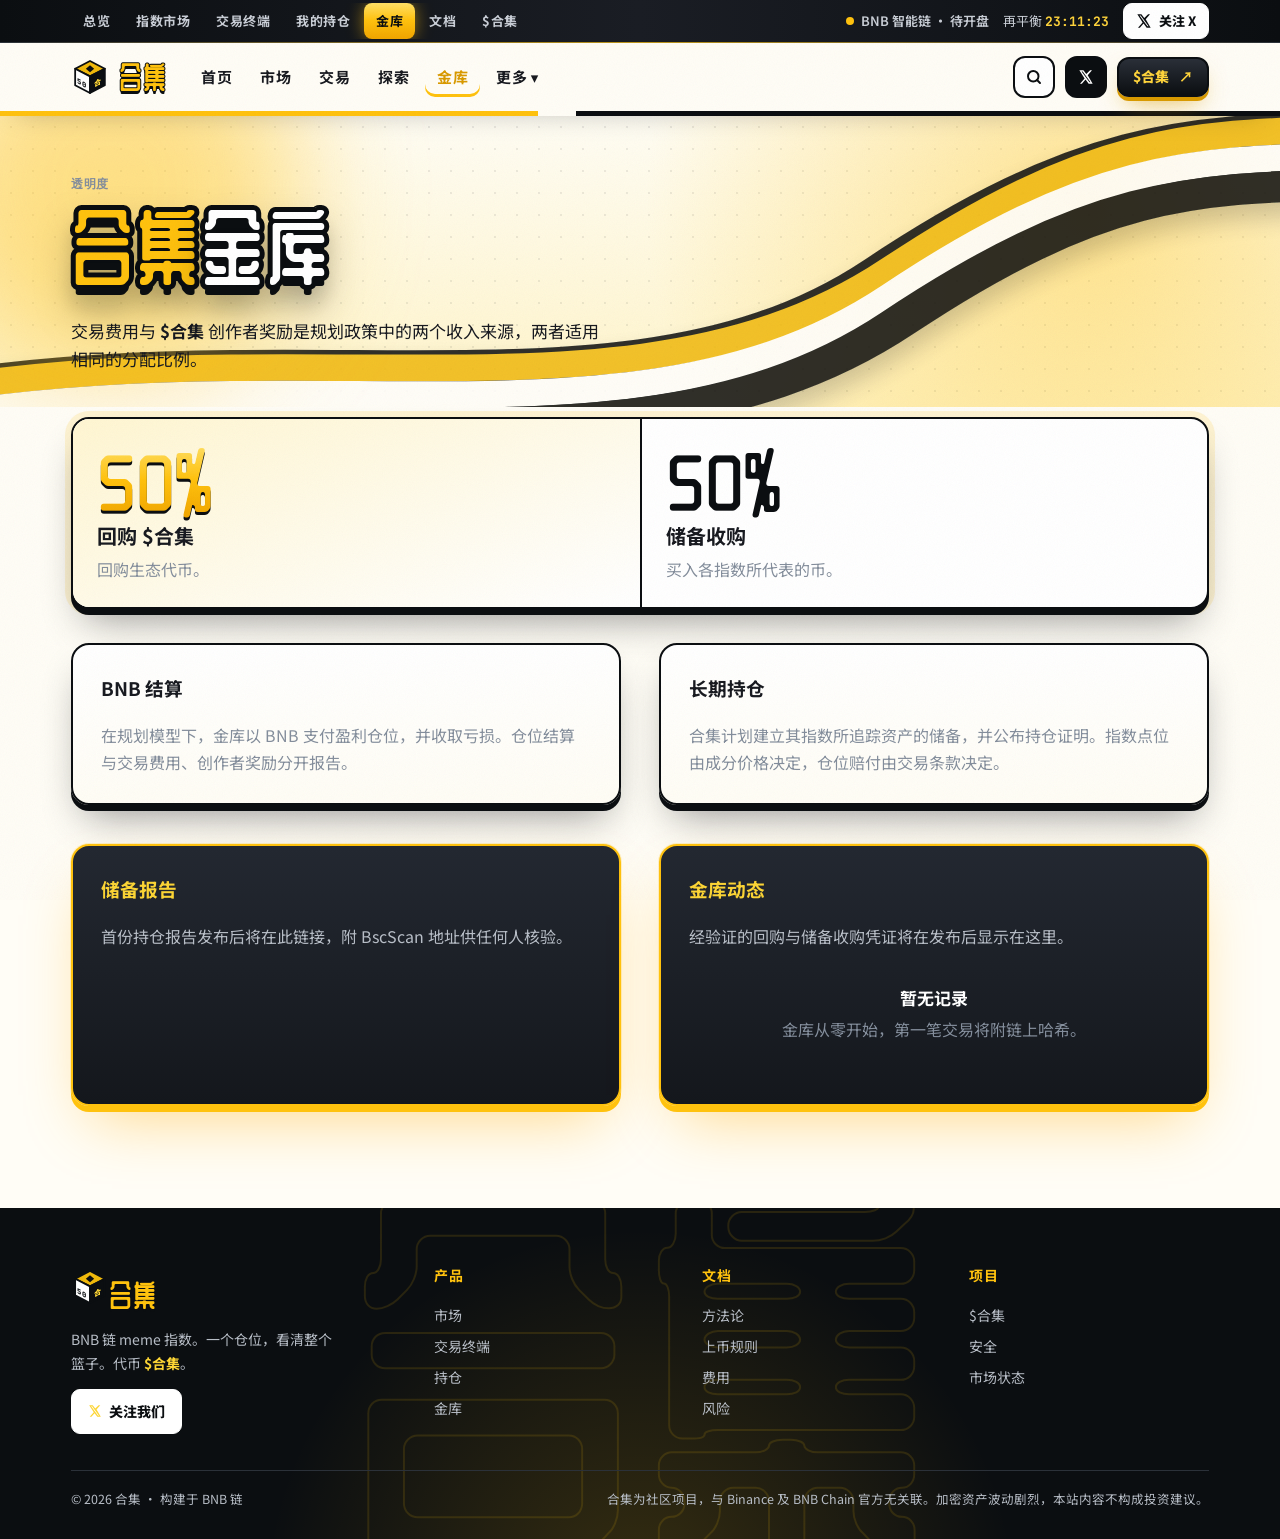
<file: treasury.html>
<!DOCTYPE html>
<html lang="zh-CN">
<head>
<meta charset="utf-8">
<meta name="viewport" content="width=device-width,initial-scale=1">
<title>金库 | 合集</title>
<meta name="description" content="合集 —— BNB 链 meme 指数。一个仓位，做多或做空一整篮 BNB 链 meme 币。">
<meta name="theme-color" content="#F0B90B">
<link rel="icon" href="data:image/svg+xml,%3Csvg xmlns='http://www.w3.org/2000/svg' viewBox='0 0 64 64'%3E%3Cg stroke='%230B0E11' stroke-width='3' stroke-linejoin='round'%3E%3Cpath d='M32 5 57 18 32 31 7 18Z' fill='%23F0B90B'/%3E%3Cpath d='M7 18 32 31v28L7 46Z' fill='%23fff'/%3E%3Cpath d='M57 18 32 31v28l25-13Z' fill='%230B0E11'/%3E%3C/g%3E%3C/svg%3E">
<link rel="preconnect" href="https://fonts.googleapis.com"><link rel="preconnect" href="https://fonts.gstatic.com" crossorigin>
<link href="https://fonts.googleapis.com/css2?family=JetBrains+Mono:wght@500;700;800&family=Noto+Sans+SC:wght@400;500;700;900&family=ZCOOL+QingKe+HuangYou&display=swap" rel="stylesheet">
<link rel="stylesheet" href="style.css">
</head>
<body data-page="treasury">
<div class="progress"></div><div class="cglow" aria-hidden="true"></div><svg width="0" height="0" style="position:absolute" aria-hidden="true"><defs>
 <linearGradient id="gy" x1="0" y1="0" x2="0" y2="1"><stop offset="0" stop-color="#FFF1A8"/><stop offset=".5" stop-color="#FFC20E"/><stop offset="1" stop-color="#E09A00"/></linearGradient>
 <symbol id="cloud" viewBox="0 0 120 64"><path d="M8 52c-6-10 2-22 14-20 0-14 16-20 26-12 6-14 30-14 34 2 14-4 26 8 20 20 12 2 14 14 6 18H12z" fill="#FFF6D2" stroke="#D99A00" stroke-width="3" stroke-linejoin="round"/><path d="M34 40c0-7 6-11 11-9s6 9 1 11-7-2-5-4M64 34c0-6 6-10 11-8s5 8 1 10-6-2-4-4M90 44c0-5 5-8 9-6s4 7 0 8-5-2-3-3" fill="none" stroke="#D99A00" stroke-width="3" stroke-linecap="round"/></symbol>
 <symbol id="stack" viewBox="0 0 80 120"><g stroke="#0B0E11" stroke-width="3"><path d="M6 104v-10h68v10" fill="#D99A00"/><ellipse cx="40" cy="104" rx="34" ry="10" fill="#D99A00"/><ellipse cx="40" cy="94" rx="34" ry="10" fill="url(#gy)"/><path d="M6 86v-10h68v10" fill="#D99A00"/><ellipse cx="40" cy="86" rx="34" ry="10" fill="#E8A800"/><ellipse cx="40" cy="76" rx="34" ry="10" fill="url(#gy)"/><path d="M6 68v-10h68v10" fill="#D99A00"/><ellipse cx="40" cy="68" rx="34" ry="10" fill="#E8A800"/><ellipse cx="40" cy="58" rx="34" ry="10" fill="url(#gy)"/><path d="M6 50V40h68v10" fill="#D99A00"/><ellipse cx="40" cy="50" rx="34" ry="10" fill="#E8A800"/><ellipse cx="40" cy="40" rx="34" ry="10" fill="url(#gy)"/></g><path d="M40 33l6 7-6 7-6-7z" fill="#0B0E11"/></symbol>
</defs></svg><div class="noise" aria-hidden="true"></div>
<div class="topbar">
 <div class="wrap tb">
  <nav class="tbtabs" aria-label="快捷标签"><a href="index.html" class="">总览</a><a href="markets.html" class="">指数市场</a><a href="trade.html#BNB50" class="">交易终端</a><a href="trade.html#portfolio" class="">我的持仓</a><a href="treasury.html" class="on">金库</a><a href="docs.html" class="">文档</a><a href="token.html" class="">$合集</a></nav>
  <div class="tbr"><span class="tbstat"><i></i>BNB 智能链 · 待开盘</span><span class="tbcd">再平衡 <b class="mono" data-countdown>--:--:--</b></span>
   <a class="xbtn" href="#" data-x aria-label="官方 X 账号"><svg width="16" height="16" viewBox="0 0 24 24" fill="currentColor" aria-hidden="true"><path d="M18.2 2H21l-6.4 7.3L22 22h-6l-4.7-6.1L5.8 22H3l6.9-7.8L2 2h6.1l4.3 5.6L18.2 2Zm-1 18h1.6L7 3.9H5.3L17.2 20Z"/></svg><span>关注 X</span></a></div>
 </div>
</div>
<header class="hdr">
 <div class="wrap bar">
  <a class="brand" href="index.html" aria-label="合集 首页"><span data-icon="BNB50" style="width:38px;height:38px"></span><b>合集</b></a>
  <nav class="nav" aria-label="主导航"><a href="index.html" class="">首页</a><a href="markets.html" class="">市场</a><a href="trade.html#BNB50" class="">交易</a><a href="markets.html#compare" class="">探索</a><a href="treasury.html" class="on">金库</a>
   <div class="more"><button aria-expanded="false" aria-haspopup="true">更多 ▾</button>
    <div class="menu"><a href="trade.html#portfolio">持仓</a><a href="token.html" data-ticker>$合集</a><a href="docs.html#methodology">方法论</a><a href="docs.html#listings">上币规则</a><a href="docs.html#fees">费用</a><a href="docs.html#risk">风险</a><a href="docs.html#security">安全</a><a href="docs.html#status">状态</a></div>
   </div>
  </nav>
  <div class="right">
   <button class="iconbtn" data-open="search" aria-label="搜索 (Ctrl+K)"><svg width="18" height="18" viewBox="0 0 24 24" fill="none" stroke="#0B0E11" stroke-width="2.6" stroke-linecap="round"><circle cx="11" cy="11" r="7"/><path d="m20 20-4-4"/></svg></button>
   <a class="iconbtn xi" href="#" data-x aria-label="官方 X 账号"><svg width="16" height="16" viewBox="0 0 24 24" fill="currentColor" aria-hidden="true"><path d="M18.2 2H21l-6.4 7.3L22 22h-6l-4.7-6.1L5.8 22H3l6.9-7.8L2 2h6.1l4.3 5.6L18.2 2Zm-1 18h1.6L7 3.9H5.3L17.2 20Z"/></svg></a>
   <a class="btn dark sm" href="token.html"><span data-ticker>$合集</span> ↗</a>
   <button class="iconbtn burger" aria-label="菜单"><svg width="20" height="20" viewBox="0 0 24 24" stroke="#0B0E11" stroke-width="2.6" stroke-linecap="round"><path d="M4 7h16M4 12h16M4 17h16"/></svg></button>
  </div>
 </div>
 <div class="stripe"><i></i><i></i></div>
</header>
<main id="main">

<section class="phead"><svg class="ribbon" viewBox="0 0 1440 500" preserveAspectRatio="xMidYMid slice" data-path="M-200 420 C 300 300, 700 460, 1000 260 S 1400 120, 1700 90" data-off="30" data-w="30" aria-hidden="true"></svg><div class="orb o1"></div><div class="wrap">
 <span class="label">透明度</span>
 <h1 class="big"><span class="y">合集</span><span class="w">金库</span></h1>
 <p class="lead">交易费用与 <b data-ticker>$合集</b> 创作者奖励是规划政策中的两个收入来源，两者适用相同的分配比例。</p>
</div></section>
<section class="sec" style="padding-top:10px"><div class="wrap">
 <div class="split"><div class="a"><b>50%</b><strong style="font-size:20px">回购 <span data-ticker>$合集</span></strong><p class="muted" style="margin:4px 0 0">回购生态代币。</p></div>
 <div class="bb"><b>50%</b><strong style="font-size:20px">储备收购</strong><p class="muted" style="margin:4px 0 0">买入各指数所代表的币。</p></div></div>
 <div class="grid2" style="margin-top:34px;align-items:stretch">
  <div class="card"><h3 style="margin-top:0">BNB 结算</h3><p class="muted" style="margin:0">在规划模型下，金库以 BNB 支付盈利仓位，并收取亏损。仓位结算与交易费用、创作者奖励分开报告。</p></div>
  <div class="card"><h3 style="margin-top:0">长期持仓</h3><p class="muted" style="margin:0">合集计划建立其指数所追踪资产的储备，并公布持仓证明。指数点位由成分价格决定，仓位赔付由交易条款决定。</p></div>
  <div class="card dk"><h3 style="margin-top:0;color:#FCD535">储备报告</h3><p style="margin:0;color:#B7BDC6">首份持仓报告发布后将在此链接，附 BscScan 地址供任何人核验。</p></div>
  <div class="card dk"><h3 style="margin-top:0;color:#FCD535">金库动态</h3><p style="margin:0;color:#B7BDC6">经验证的回购与储备收购凭证将在发布后显示在这里。</p><div class="empty-state" style="color:#848E9C"><b style="color:#fff">暂无记录</b>金库从零开始，第一笔交易将附链上哈希。</div></div>
 </div>
</div></section>
</main>
<footer class="ftr">
 <div class="ftrmark" aria-hidden="true">合集</div>
 <div class="wrap">
  <div class="cols">
   <div><a class="brand" href="index.html"><span data-icon="BNB50" style="width:38px;height:38px"></span><b>合集</b></a>
    <p style="margin:14px 0 0;max-width:34ch">BNB 链 meme 指数。一个仓位，看清整个篮子。代币 <b style="color:#FCD535" data-ticker>$合集</b>。</p>
    <p style="margin:14px 0 0"><a href="#" data-x class="xbtn" style="padding:10px 16px"><svg width="14" height="14" viewBox="0 0 24 24" fill="#FCD535"><path d="M18.2 2H21l-6.4 7.3L22 22h-6l-4.7-6.1L5.8 22H3l6.9-7.8L2 2h6.1l4.3 5.6L18.2 2Zm-1 18h1.6L7 3.9H5.3L17.2 20Z"/></svg>关注我们</a></p></div>
   <div><h4>产品</h4><a href="markets.html">市场</a><a href="trade.html#BNB50">交易终端</a><a href="trade.html#portfolio">持仓</a><a href="treasury.html">金库</a></div>
   <div><h4>文档</h4><a href="docs.html#methodology">方法论</a><a href="docs.html#listings">上币规则</a><a href="docs.html#fees">费用</a><a href="docs.html#risk">风险</a></div>
   <div><h4>项目</h4><a href="token.html" data-ticker>$合集</a><a href="docs.html#security">安全</a><a href="docs.html#status">市场状态</a></div>
  </div>
  <div class="fine"><span>© 2026 合集 · 构建于 BNB 链</span><span>合集为社区项目，与 Binance 及 BNB Chain 官方无关联。加密资产波动剧烈，本站内容不构成投资建议。</span></div>
 </div>
</footer>
<div class="modal" id="search" role="dialog" aria-label="搜索"><div class="card palette"><input type="search" placeholder="搜索指数、页面或文档…  (Ctrl+K)" aria-label="搜索"><ul></ul></div></div>
<div class="modal" id="wallet" role="dialog" aria-label="连接钱包"><div class="card">
 <div style="display:flex;justify-content:space-between;align-items:center"><h3 style="margin:0">连接钱包</h3><button class="iconbtn" data-close aria-label="关闭">✕</button></div>
 <p class="muted" style="margin:8px 0 0;font-size:14px">连接后将自动切换至 BNB 智能链（Chain ID 56）。</p>
 <div class="wallets">
  <button><i style="background:#F0B90B">B</i>币安钱包 Binance Wallet</button>
  <button><i style="background:#F6851B;color:#fff">M</i>MetaMask</button>
  <button><i style="background:#0B0E11;color:#FCD535">T</i>Trust Wallet</button>
  <button><i style="background:#fff;border:1.5px solid #0B0E11">O</i>OKX Wallet</button>
 </div></div></div>
<button class="totop" aria-label="回到顶部">↑</button>
<script src="app.js"></script>
</body>
</html>
</file>
<file: style.css>
/*
VOICE: 自信、响亮、像交易所开盘海报 —— 粗黑描边的中文大字，干净的交易终端卡片
IDEA: 一个装满 BNB 链 meme 币的"合集"魔方 —— 一个仓位买下整个篮子
PICTURE: 可拖动旋转的 3D 黄黑魔方 + 横扫全屏的黄/白/黑三色缎带 + 环绕的金币
COLOUR: BNB 黄 #F0B90B 为主，币安黑 #0B0E11 为辅，纯白为底，金色渐变点缀
TYPE: 站酷庆科黄油体 (标题) + 思源黑体 (正文) + JetBrains Mono (数据)
*/
:root{
  --y:#F0B90B;--y2:#FCD535;--y3:#FFE58A;--gold:#C99400;--bronze:#8A6400;
  --blk:#0B0E11;--ink:#181A20;--char:#1E2329;--line:#2B3139;--grey:#848E9C;--mist:#EAECEF;
  --paper:#FFFDF6;--cream:#FFF7DA;--white:#fff;
  --r:18px;--shadow:0 6px 0 var(--blk);
  --disp:"ZCOOL QingKe HuangYou","Noto Sans SC","PingFang SC","Microsoft YaHei",sans-serif;
  --body:"Noto Sans SC","PingFang SC","Microsoft YaHei",system-ui,sans-serif;
  --mono:"JetBrains Mono",ui-monospace,Menlo,Consolas,monospace;
  color-scheme:light;
}
*{box-sizing:border-box;min-width:0}
html{scroll-behavior:smooth;scroll-padding-top:84px}
body{margin:0;background:var(--paper);color:var(--ink);font:16px/1.65 var(--body);overflow-x:clip;-webkit-font-smoothing:antialiased}
a{color:inherit;text-decoration:none}
button{font:inherit;color:inherit;cursor:pointer}
img,svg{display:block}
.wrap{max-width:1240px;margin:0 auto;padding:0 max(4vw,16px)}
.mono{font-family:var(--mono)}
.sr{position:absolute;width:1px;height:1px;overflow:hidden;clip:rect(0 0 0 0)}
:focus-visible{outline:3px solid var(--y);outline-offset:3px;border-radius:8px}

/* ---------- header ---------- */
.hdr{position:sticky;top:0;z-index:50;background:rgba(255,253,246,.92);backdrop-filter:blur(10px)}
.hdr .bar{display:flex;align-items:center;gap:22px;height:68px}
.brand{display:flex;align-items:center;gap:10px;font-family:var(--disp);font-size:30px;line-height:1;letter-spacing:1px}
.brand b{color:var(--y);-webkit-text-stroke:2px var(--blk);paint-order:stroke fill;text-shadow:0 3px 0 var(--blk);font-weight:400}
.nav{display:flex;gap:4px;align-items:center;flex:1}
.nav>a,.more>button{padding:8px 12px;border-radius:10px;font-weight:700;font-size:15px;background:none;border:0;letter-spacing:.5px}
.nav>a:hover,.more>button:hover{background:var(--cream)}
.nav a.on{color:var(--gold);box-shadow:inset 0 -3px 0 var(--y)}
.more{position:relative}
.menu{position:absolute;top:calc(100% + 8px);left:0;min-width:220px;background:var(--white);border:2px solid var(--blk);border-radius:14px;box-shadow:var(--shadow);padding:8px;display:none;grid-template-columns:1fr 1fr;gap:2px}
.more.open .menu{display:grid}
.menu a{padding:9px 10px;border-radius:9px;font-size:14px;font-weight:600}
.menu a:hover{background:var(--y2)}
.hdr .right{display:flex;gap:10px;align-items:center}
.iconbtn{width:42px;height:42px;border-radius:12px;border:2px solid var(--blk);background:var(--white);display:grid;place-items:center}
.iconbtn:hover{background:var(--y2)}
.btn{display:inline-flex;align-items:center;gap:10px;min-height:46px;padding:0 20px;border-radius:12px;border:2px solid var(--blk);font-weight:800;font-size:15px;background:var(--y);color:var(--blk);box-shadow:0 4px 0 var(--blk);transition:transform .12s,box-shadow .12s;white-space:nowrap}
.btn:hover{transform:translateY(-2px);box-shadow:0 6px 0 var(--blk)}
.btn:active{transform:translateY(3px);box-shadow:0 1px 0 var(--blk)}
.btn.dark{background:var(--blk);color:var(--y2);box-shadow:0 4px 0 var(--gold)}
.btn.ghost{background:var(--white)}
.btn.sm{min-height:40px;padding:0 14px;font-size:14px}
.lnk{font-weight:800;border-bottom:2px solid currentColor;padding-bottom:2px;display:inline-flex;gap:8px;align-items:center}
.lnk:hover{color:var(--gold)}
.stripe{display:grid;grid-template-columns:42% 1fr;gap:3%;height:5px}
.stripe i{background:var(--y)}.stripe i+i{background:var(--blk)}
.burger{display:none}

/* ---------- display type ---------- */
.mega,.big{font-family:var(--disp);font-weight:400;line-height:1.02;margin:0;letter-spacing:2px;text-wrap:balance}
.mega{font-size:clamp(52px,10vw,138px)}
.big{font-size:clamp(40px,6.4vw,86px)}
.mega span,.big span{display:inline-block;-webkit-text-stroke:clamp(5px,.9vw,10px) var(--blk);paint-order:stroke fill;text-shadow:0 clamp(5px,.8vw,10px) 0 var(--blk),0 clamp(10px,1.4vw,18px) 22px rgba(11,14,17,.28)}
.mega .y,.big .y{color:var(--y)}
.mega .w,.big .w{color:var(--white)}
.mega .k,.big .k{color:var(--blk);-webkit-text-stroke:clamp(5px,.9vw,10px) var(--y);text-shadow:0 clamp(5px,.8vw,10px) 0 var(--gold)}

/* ---------- hero ---------- */
.hero{position:relative;overflow:hidden;min-height:calc(100vh - 73px);min-height:calc(100svh - 73px);display:flex;flex-direction:column;
  background:radial-gradient(circle at 78% 42%,rgba(252,213,53,.35),transparent 42%),
  radial-gradient(rgba(11,14,17,.08) 1.4px,transparent 1.5px) 0 0/22px 22px,var(--paper)}
.ribbon{position:absolute;inset:0;width:100%;height:100%;pointer-events:none}
.hero .wrap{position:relative;z-index:2;width:100%;flex:1;display:grid;grid-template-rows:auto 1fr auto;padding-top:clamp(24px,5vh,56px);padding-bottom:28px}
.hero h1{position:relative;z-index:3}
.stage{position:relative;min-height:360px}
.cubebox{position:absolute;right:6%;top:50%;transform:translateY(-50%);width:clamp(190px,24vw,300px);aspect-ratio:1;perspective:1000px;cursor:grab;touch-action:none;z-index:2}
.cubebox:active{cursor:grabbing}
.cubeshadow{position:absolute;left:50%;bottom:-34%;width:120%;height:26%;transform:translateX(-50%);background:radial-gradient(closest-side,rgba(11,14,17,.32),transparent);filter:blur(4px)}
.cube{position:absolute;inset:0;transform-style:preserve-3d;will-change:transform}
.face{position:absolute;inset:0;border:5px solid var(--blk);border-radius:16px;display:grid;place-items:center;backface-visibility:visible;
  font-family:var(--disp);color:var(--blk);font-size:clamp(90px,12vw,160px);line-height:1;overflow:hidden}
.face::after{content:"";position:absolute;inset:0;background:linear-gradient(135deg,rgba(255,255,255,.45),transparent 40%,rgba(0,0,0,.12));pointer-events:none}
.f1{background:var(--y);transform:translateZ(calc(var(--s)/2))}
.f2{background:var(--white);transform:rotateY(180deg) translateZ(calc(var(--s)/2))}
.f3{background:var(--blk);color:var(--y);transform:rotateY(90deg) translateZ(calc(var(--s)/2))}
.f4{background:var(--y2);transform:rotateY(-90deg) translateZ(calc(var(--s)/2));font-family:var(--mono);font-weight:800;font-size:clamp(60px,8vw,104px)}
.f5{background:var(--white);transform:rotateX(90deg) translateZ(calc(var(--s)/2))}
.f6{background:var(--blk);color:var(--y);transform:rotateX(-90deg) translateZ(calc(var(--s)/2))}
.face small{position:absolute;bottom:12px;left:14px;font:800 12px var(--mono);letter-spacing:1px}
.coin{position:absolute;width:var(--d,54px);aspect-ratio:1;border-radius:50%;display:grid;place-items:center;font:400 calc(var(--d,54px)*.46)/1 var(--disp);color:var(--blk);
  background:radial-gradient(circle at 32% 28%,var(--y3),var(--y) 45%,var(--gold) 80%);border:3px solid var(--blk);box-shadow:inset 0 -5px 0 rgba(0,0,0,.18),0 6px 0 var(--blk);animation:bob 5s ease-in-out infinite;z-index:3}
.coin.k{background:radial-gradient(circle at 32% 28%,#3a3f48,var(--blk) 60%);color:var(--y);box-shadow:inset 0 -5px 0 rgba(255,255,255,.08),0 6px 0 var(--gold)}
.coin.w{background:radial-gradient(circle at 32% 28%,#fff,#f1f1f1 60%,#d9d9d9)}
@keyframes bob{50%{transform:translateY(-14px) rotate(6deg)}}
.herofoot{display:flex;justify-content:space-between;align-items:flex-end;gap:20px;flex-wrap:wrap;position:relative;z-index:3}
.pitch{background:var(--white);border:2px solid var(--blk);border-radius:var(--r);box-shadow:var(--shadow);padding:20px 22px;max-width:440px}
.pitch p{margin:0 0 16px;font-weight:700;font-size:17px;line-height:1.5}
.pitch .row{display:flex;gap:16px;align-items:center;flex-wrap:wrap}
.inspect{display:grid;gap:8px;justify-items:end}
.inspect .box{background:var(--white);border:2px solid var(--blk);border-radius:14px;padding:8px 10px;box-shadow:0 4px 0 var(--blk)}
.inspect .box p{margin:0 0 6px;font:600 12px var(--mono);color:var(--grey)}
.inspect .chips{display:flex;gap:6px}
.inspect .chips button{width:40px;height:40px;border-radius:50%;border:2px solid var(--blk);background:var(--cream);padding:5px}
.inspect .chips button.on{background:var(--y);transform:translateY(-2px)}
.tag{font:700 12px var(--mono);background:var(--white);border:2px solid var(--blk);border-radius:8px;padding:5px 9px}

/* ---------- sections ---------- */
.sec{position:relative;overflow:hidden;padding:clamp(18px,3vw,28px) 0 clamp(60px,8vw,110px)}
.sechead{display:flex;justify-content:space-between;align-items:center;border-top:2px solid var(--blk);padding:16px 0;font-weight:800;font-size:14px;letter-spacing:1px;margin-bottom:clamp(24px,4vw,48px)}
.sec.dark{background:var(--blk);color:var(--white)}
.sec.dark .sechead{border-color:var(--y)}
.sec.yel{background:linear-gradient(180deg,var(--y2),var(--y))}
.sec.cream{background:radial-gradient(rgba(201,148,0,.16) 1.4px,transparent 1.5px) 0 0/24px 24px,var(--cream)}
.sec.white{background:var(--white)}
.honey{background-image:url("data:image/svg+xml,%3Csvg xmlns='http://www.w3.org/2000/svg' width='56' height='98' viewBox='0 0 56 98'%3E%3Cpath d='M28 66L0 50V16L28 0l28 16v34L28 66zm0 32L0 82' fill='none' stroke='%23F0B90B' stroke-opacity='.14' stroke-width='2'/%3E%3C/svg%3E")}
.card{background:var(--white);border:2px solid var(--blk);border-radius:var(--r);box-shadow:var(--shadow);padding:clamp(18px,2.4vw,28px);color:var(--ink)}
.card.dk{background:var(--char);border-color:var(--y);box-shadow:0 6px 0 var(--y);color:var(--white)}
.lead{font-size:17px;max-width:60ch;margin:18px 0 0}
.muted{color:var(--grey)}
.grid2{display:grid;grid-template-columns:minmax(0,1fr) minmax(0,1fr);gap:clamp(20px,3vw,40px);align-items:center}
.label{font:700 12px var(--mono);color:var(--grey);letter-spacing:.5px}

/* markets carousel */
.tabs{display:grid;grid-template-columns:repeat(4,minmax(0,1fr));gap:14px;margin:clamp(22px,3vw,36px) 0}
.tab{display:flex;align-items:center;justify-content:center;gap:12px;min-height:66px;border-radius:14px;border:2px solid var(--blk);background:var(--white);box-shadow:0 5px 0 var(--blk);font:800 clamp(15px,1.6vw,20px) var(--mono);transition:transform .12s}
.tab svg{width:38px;height:38px;flex:none}
.tab:hover{transform:translateY(-2px)}
.tab.on{background:var(--blk);color:var(--y2);box-shadow:0 5px 0 var(--gold)}
.carousel{display:grid;grid-template-columns:minmax(0,1.3fr) minmax(0,1fr);gap:28px;align-items:center;touch-action:pan-y}
.pedestal{position:relative;height:clamp(260px,32vw,380px);display:grid;place-items:center}
.pedestal .disc{position:absolute;bottom:8%;width:min(70%,420px);height:70px;border-radius:50%;background:radial-gradient(closest-side,rgba(11,14,17,.28),transparent)}
.pedestal .hero-ico{width:clamp(150px,18vw,220px);animation:bob 6s ease-in-out infinite;filter:drop-shadow(0 10px 0 rgba(11,14,17,.9))}
.pedestal .coin{--d:40px}
.statrow{display:grid;grid-template-columns:repeat(3,minmax(0,1fr));gap:12px;margin:18px 0 22px}
.statrow div{border-top:2px solid var(--mist);padding-top:8px}
.statrow b{display:block;font:800 20px var(--mono);white-space:nowrap}
.pill{display:inline-flex;align-items:center;gap:6px;font:700 12px var(--mono);padding:4px 10px;border-radius:99px;background:var(--cream);border:1.5px solid var(--gold);color:var(--bronze);white-space:nowrap}
.pill::before{content:"";width:7px;height:7px;border-radius:50%;background:var(--y);box-shadow:0 0 0 3px rgba(240,185,11,.3);animation:pulse 1.6s infinite}
@keyframes pulse{50%{box-shadow:0 0 0 6px rgba(240,185,11,0)}}

/* anatomy */
.slots{display:flex;flex-wrap:wrap;gap:8px;margin:16px 0}
.slot{min-width:62px;height:38px;border-radius:99px;border:2px solid var(--blk);background:var(--white);font:700 12px var(--mono);padding:0 10px;display:inline-flex;align-items:center;gap:6px}
.slot i{width:14px;height:14px;border-radius:50%;background:radial-gradient(circle at 35% 30%,var(--y3),var(--y) 50%,var(--gold));border:1.5px solid var(--blk)}
.slot.on{background:var(--y);box-shadow:0 3px 0 var(--blk);transform:translateY(-2px)}
select{font:700 15px var(--mono);border:2px solid var(--blk);border-radius:10px;padding:8px 12px;background:var(--white);min-height:44px}
.donutwrap{position:relative;max-width:420px;margin:0 auto;width:100%}
.donutwrap svg{width:100%;height:auto;overflow:visible}
.donutc{position:absolute;inset:0;display:grid;place-items:center;text-align:center;pointer-events:none}
.donutc b{font:400 clamp(40px,5vw,62px)/1 var(--disp);display:block}
.inspectout{margin-top:6px;border-top:2px dashed var(--mist);padding-top:12px;font-size:14px;min-height:80px}

/* calculator */
.seg{display:grid;grid-template-columns:1fr 1fr;gap:8px}
.seg button,.levs button,.tfs button{border:2px solid var(--blk);background:var(--white);border-radius:10px;min-height:44px;font-weight:800}
.seg button.on.long{background:var(--y);box-shadow:0 3px 0 var(--blk)}
.seg button.on.short{background:var(--blk);color:var(--y2);box-shadow:0 3px 0 var(--gold)}
.levs{display:grid;grid-template-columns:repeat(5,1fr);gap:6px}
.levs button.on,.tfs button.on{background:var(--y2);box-shadow:0 3px 0 var(--blk)}
.field{display:flex;align-items:center;border:2px solid var(--blk);border-radius:10px;background:var(--white);overflow:hidden}
.field input{flex:1;border:0;padding:10px 12px;font:700 16px var(--mono);background:transparent;min-height:44px;width:100%}
.field input:focus{outline:none}
.field span{padding:0 12px;font:700 13px var(--mono);color:var(--grey);white-space:nowrap}
.kv{display:flex;justify-content:space-between;gap:10px;padding:8px 0;border-bottom:1px solid var(--mist);font-size:14px}
.kv b{font-family:var(--mono);white-space:nowrap}
.ctl{display:grid;gap:8px;margin-bottom:14px}
input[type=range]{width:100%;accent-color:var(--y)}
.pnl{font:400 clamp(38px,5vw,58px)/1 var(--disp);margin:6px 0 4px}
.up{color:#0ECB81}.dn{color:#F6465D}

/* treasury split */
.split{display:grid;grid-template-columns:1fr 1fr;border:2px solid var(--blk);border-radius:var(--r);overflow:hidden;box-shadow:var(--shadow);background:var(--white)}
.split>div{padding:24px}
.split>div+div{border-left:2px solid var(--blk)}
.split b{font:400 clamp(54px,6vw,80px)/1 var(--disp);display:block}
.split .a b{color:var(--gold)}.split .bb b{color:var(--blk)}
.vault{position:relative;max-width:420px;margin:0 auto}

/* discovery */
.timeline{display:grid;gap:14px}
.tl{display:grid;grid-template-columns:auto 1fr;gap:14px;align-items:start}
.tl .dot{width:42px;height:42px;border-radius:12px;border:2px solid var(--y);display:grid;place-items:center;font:800 14px var(--mono);color:var(--y)}
.count{font:800 clamp(30px,4vw,46px) var(--mono);color:var(--y2);letter-spacing:2px;white-space:nowrap}

/* why bnb */
.why{display:grid;grid-template-columns:repeat(4,minmax(0,1fr));gap:16px}
.why .card h3{margin:12px 0 6px;font-size:19px}
.why .card p{margin:0;font-size:14.5px;color:#474D57}
.why .ico{width:52px;height:52px;border-radius:14px;background:var(--blk);display:grid;place-items:center}

/* faq */
.faq{display:grid;gap:12px;max-width:900px}
.faq details{border:2px solid var(--blk);border-radius:14px;background:var(--white);box-shadow:0 4px 0 var(--blk)}
.faq summary{list-style:none;cursor:pointer;padding:18px 20px;font-weight:800;font-size:17px;display:flex;justify-content:space-between;gap:12px}
.faq summary::-webkit-details-marker{display:none}
.faq summary::after{content:"+";font:800 22px/1 var(--mono);color:var(--gold);transition:transform .2s}
.faq details[open] summary::after{transform:rotate(45deg)}
.faq details p{margin:0;padding:0 20px 18px;color:#474D57}

/* cta + footer */
.cta{text-align:center;padding:clamp(70px,10vw,140px) 0}
.ftr{background:var(--blk);color:#B7BDC6;padding:56px 0 30px;font-size:14px}
.ftr .cols{display:grid;grid-template-columns:1.4fr repeat(3,1fr);gap:28px}
.ftr h4{color:var(--y);margin:0 0 12px;font-size:14px;letter-spacing:1px}
.ftr a{display:block;padding:4px 0}.ftr a:hover{color:var(--y2)}
.ftr .brand{color:var(--white)}
.ftr .fine{border-top:1px solid var(--line);margin-top:36px;padding-top:18px;display:flex;justify-content:space-between;gap:16px;flex-wrap:wrap;font-size:12.5px}

/* inner pages */
.phead{padding:clamp(30px,5vw,60px) 0 clamp(20px,3vw,34px);background:radial-gradient(rgba(11,14,17,.07) 1.4px,transparent 1.5px) 0 0/22px 22px}
.phead .label{display:block;margin-bottom:12px}
.rows{border-top:2px solid var(--blk)}
.mrow{display:grid;grid-template-columns:76px minmax(0,1fr) auto 40px;gap:20px;align-items:center;padding:20px 8px;border-bottom:2px solid var(--mist);transition:background .15s}
.mrow:hover{background:var(--cream)}
.mrow svg{width:64px;height:64px}
.mrow h3{margin:0;font:800 22px var(--mono)}
.mrow p{margin:2px 0 0;color:#474D57}
.mrow .r{text-align:right;font:600 12.5px var(--mono);color:var(--grey);white-space:nowrap}
.mrow .arrow{font-size:22px;font-weight:800}
table{width:100%;border-collapse:collapse;font-size:15px}
th,td{text-align:left;padding:12px 10px;border-bottom:1.5px solid var(--mist);vertical-align:top}
th{font:700 12px var(--mono);color:var(--grey);border-bottom:2px solid var(--blk)}
td.n{font-family:var(--mono);white-space:nowrap}
.scroll{overflow-x:auto}

/* trade */
.tradegrid{display:grid;grid-template-columns:minmax(0,1fr) 360px;gap:22px;align-items:start}
.tfs{display:flex;gap:6px;flex-wrap:wrap}
.tfs button{min-height:36px;padding:0 10px;font:700 12px var(--mono)}
.chart{position:relative;height:clamp(280px,40vw,420px);margin-top:16px;border:2px dashed #D8DCE1;border-radius:14px;overflow:hidden;
  background:linear-gradient(var(--mist) 1px,transparent 1px) 0 0/100% 20%,linear-gradient(90deg,var(--mist) 1px,transparent 1px) 0 0/12.5% 100%,#FFFEF9}
.chart .base{position:absolute;left:0;right:0;top:50%;border-top:2px dashed var(--y)}
.chart .base span{position:absolute;right:10px;top:-26px;font:700 12px var(--mono);background:var(--y);padding:2px 8px;border-radius:6px}
.chart .empty{position:absolute;inset:0;display:grid;place-items:center;text-align:center;padding:20px}
.chart .empty b{font:400 30px var(--disp);display:block}
.idxtabs{display:flex;gap:8px;flex-wrap:wrap}
.idxtabs a{border:2px solid var(--blk);border-radius:10px;padding:8px 12px;font:700 13px var(--mono);background:var(--white)}
.idxtabs a.on{background:var(--y);box-shadow:0 3px 0 var(--blk)}
.tbanner{display:flex;align-items:center;gap:18px;margin:24px 0 8px}
.tbanner svg{width:78px;height:78px}
.ticket h3{margin:0;font-size:20px}
.notice{background:var(--cream);border:1.5px solid var(--gold);border-radius:10px;padding:10px 12px;font-size:13.5px;margin:12px 0}
.empty-state{text-align:center;padding:34px 16px;color:var(--grey)}
.empty-state b{display:block;color:var(--ink);font-size:17px;margin-bottom:4px}

/* docs */
.docs{display:grid;grid-template-columns:220px minmax(0,1fr);gap:40px;align-items:start}
.toc{position:sticky;top:90px;display:grid;gap:4px}
.toc a{padding:9px 12px;border-radius:10px;font-weight:700;border:2px solid transparent}
.toc a:hover{border-color:var(--blk);background:var(--y2)}
.doc{display:grid;gap:24px}
.doc h2{font:400 34px/1.1 var(--disp);margin:0 0 10px;letter-spacing:1px}
.doc h3{margin:18px 0 6px}
.doc p,.doc li{color:#363B44}
.statusrow{display:flex;justify-content:space-between;align-items:center;padding:12px 0;border-bottom:1.5px solid var(--mist);gap:12px}

/* modal / palette / toast */
.modal{position:fixed;inset:0;z-index:90;background:rgba(11,14,17,.55);display:none;align-items:flex-start;justify-content:center;padding:12vh 16px 16px}
.modal.open{display:flex}
.modal .card{width:min(560px,100%)}
.palette input{width:100%;font:600 17px var(--body);border:2px solid var(--blk);border-radius:12px;padding:12px 14px;min-height:48px}
.palette ul{list-style:none;margin:12px 0 0;padding:0;max-height:50vh;overflow:auto}
.palette li a{display:flex;justify-content:space-between;padding:11px 12px;border-radius:10px;font-weight:700}
.palette li a:hover,.palette li a.sel{background:var(--y2)}
.palette li small{font-family:var(--mono);color:var(--grey)}
.toast{position:fixed;left:50%;bottom:26px;transform:translate(-50%,140%);background:var(--blk);color:var(--y2);border:2px solid var(--y);padding:12px 18px;border-radius:12px;font-weight:700;z-index:99;transition:transform .3s;max-width:90vw}
.toast.show{transform:translate(-50%,0)}
.wallets{display:grid;gap:10px;margin-top:14px}
.wallets button{display:flex;align-items:center;gap:12px;border:2px solid var(--blk);border-radius:12px;background:var(--white);padding:10px 14px;font-weight:800;min-height:54px}
.wallets button:hover{background:var(--y2)}
.wallets i{width:30px;height:30px;border-radius:9px;display:grid;place-items:center;font-style:normal;font-weight:900}

/* reveal */
.rv{opacity:0;transform:translateY(26px);transition:opacity .7s,transform .7s}
.rv.in{opacity:1;transform:none}

@media(prefers-reduced-motion:reduce){*{animation:none!important;transition:none!important}.rv{opacity:1;transform:none}}
@media(max-width:980px){
  .why{grid-template-columns:repeat(2,minmax(0,1fr))}
  .tradegrid,.docs{grid-template-columns:1fr}
  .toc{position:static;display:flex;flex-wrap:wrap}
  .ftr .cols{grid-template-columns:1fr 1fr}
}
@media(max-width:860px){
  .nav{display:none;position:absolute;top:68px;left:0;right:0;background:var(--paper);flex-direction:column;align-items:stretch;padding:10px 16px 18px;border-bottom:2px solid var(--blk)}
  .nav.open{display:flex}
  .menu{position:static;box-shadow:none;border-width:1.5px;margin-top:6px}
  .burger{display:grid}
  .hdr .bar{justify-content:space-between}
  .grid2,.carousel{grid-template-columns:1fr}
  .tabs{grid-template-columns:repeat(2,minmax(0,1fr))}
}
@media(max-width:600px){
  .hdr .right .btn{display:none}
  .stage{min-height:300px}
  .cubebox{right:50%;transform:translate(50%,-50%)}
  .herofoot{flex-direction:column;align-items:stretch}
  .inspect{justify-items:start}
  .why{grid-template-columns:1fr}
  .split{grid-template-columns:1fr}.split>div+div{border-left:0;border-top:2px solid var(--blk)}
  .statrow{grid-template-columns:1fr 1fr}
  .mrow{grid-template-columns:52px minmax(0,1fr) 24px}.mrow .r{display:none}.mrow svg{width:48px;height:48px}
  .ftr .cols{grid-template-columns:1fr}
  table{font-size:13px}
}
[data-icon]{display:inline-block;flex:none}[data-icon] svg{width:100%;height:100%}
.toast{opacity:0;visibility:hidden}.toast.show{opacity:1;visibility:visible}
.phead .lead{margin-top:28px}
.sec.dark .big .y{-webkit-text-stroke-color:var(--white);text-shadow:0 8px 0 var(--gold),0 14px 24px rgba(0,0,0,.5)}
.sec.dark .big .w{-webkit-text-stroke-color:var(--y);text-shadow:0 8px 0 var(--gold),0 14px 24px rgba(0,0,0,.5);color:var(--blk)}
.sec.yel .k,.sec.yel .mega .k{-webkit-text-stroke-color:var(--white);text-shadow:0 8px 0 var(--blk),0 14px 22px rgba(11,14,17,.3)}
@media(max-width:600px){.hero .stage{min-height:340px}.cubebox{width:min(200px,52vw);top:56%}}

/* ================= FX LAYER: 饱和度、阴影、光效 ================= */
:root{--y:#FFC20E;--y2:#FFD43B;--y3:#FFEA8A;--gold:#D99A00;--bronze:#9A6A00;
  --yg:linear-gradient(180deg,#FFE066 0%,#FFC20E 48%,#F0A500 100%);
  --glow:0 0 0 1px rgba(255,194,14,.35),0 10px 40px -8px rgba(255,170,0,.55);
  --shadow:0 6px 0 var(--blk),0 22px 40px -14px rgba(11,14,17,.45)}
::selection{background:var(--y);color:var(--blk)}
.noise{position:fixed;inset:0;pointer-events:none;z-index:100;opacity:.05;mix-blend-mode:multiply;
  background-image:url("data:image/svg+xml,%3Csvg xmlns='http://www.w3.org/2000/svg' width='160' height='160'%3E%3Cfilter id='n'%3E%3CfeTurbulence type='fractalNoise' baseFrequency='.9' numOctaves='3' stitchTiles='stitch'/%3E%3C/filter%3E%3Crect width='100%25' height='100%25' filter='url(%23n)'/%3E%3C/svg%3E")}
.progress{position:fixed;top:0;left:0;height:3px;width:0;z-index:120;background:linear-gradient(90deg,#FFE066,#FFC20E,#F0A500);box-shadow:0 0 12px #FFC20E}

/* top tab bar */
.topbar{background:linear-gradient(90deg,#0B0E11,#1A1D24 50%,#0B0E11);color:#C9CED6;font-size:13px;position:relative;z-index:60;border-bottom:1px solid #2B3139}
.topbar::after{content:"";position:absolute;left:0;right:0;bottom:-1px;height:1px;background:linear-gradient(90deg,transparent,var(--y),transparent);opacity:.7}
.tb{display:flex;align-items:center;justify-content:space-between;gap:16px;min-height:42px}
.tbtabs{display:flex;gap:2px;overflow-x:auto;scrollbar-width:none}
.tbtabs::-webkit-scrollbar{display:none}
.tbtabs a{flex:none;padding:7px 12px;border-radius:8px;font-weight:700;letter-spacing:.5px;transition:background .15s,color .15s;position:relative}
.tbtabs a:hover{color:var(--y2);background:rgba(255,194,14,.08)}
.tbtabs a.on{color:var(--blk);background:var(--yg);box-shadow:0 0 18px -2px rgba(255,194,14,.7)}
.tbr{display:flex;align-items:center;gap:14px;flex:none}
.tbstat{display:inline-flex;align-items:center;gap:7px;font-weight:600}
.tbstat i{width:8px;height:8px;border-radius:50%;background:var(--y);box-shadow:0 0 0 0 rgba(255,194,14,.7);animation:pulse2 1.8s infinite}
@keyframes pulse2{70%{box-shadow:0 0 0 8px rgba(255,194,14,0)}100%{box-shadow:0 0 0 0 rgba(255,194,14,0)}}
.tbcd b{color:var(--y2)}
.xbtn{display:inline-flex;align-items:center;gap:7px;padding:6px 12px;border-radius:9px;background:#fff;color:var(--blk);font-weight:800;border:1.5px solid #fff;transition:transform .15s,box-shadow .15s}
.xbtn:hover{transform:translateY(-1px);box-shadow:0 0 0 3px rgba(255,194,14,.6)}
.iconbtn.xi{background:var(--blk);color:#fff;border-color:var(--blk)}
.iconbtn.xi:hover{background:#000;box-shadow:0 0 0 3px var(--y)}
.hdr{box-shadow:0 10px 30px -18px rgba(11,14,17,.35)}

/* richer buttons */
.btn{background:var(--yg);position:relative;overflow:hidden;isolation:isolate}
.btn::after{content:"";position:absolute;top:0;bottom:0;width:40%;left:-60%;background:linear-gradient(100deg,transparent,rgba(255,255,255,.75),transparent);transform:skewX(-20deg);transition:left .6s;z-index:-1}
.btn:hover::after{left:130%}
.btn.dark{background:linear-gradient(180deg,#2A2F38,#0B0E11);box-shadow:0 4px 0 var(--gold),0 12px 26px -10px rgba(217,154,0,.8)}
.btn.dark::after{background:linear-gradient(100deg,transparent,rgba(255,212,59,.35),transparent)}
.btn.ghost{background:#fff}
.btn:hover{box-shadow:0 6px 0 var(--blk),0 16px 30px -10px rgba(255,170,0,.7)}

/* display type: brighter, glossier */
.mega .y,.big .y{color:#FFC20E}
.mega span,.big span{filter:drop-shadow(0 18px 18px rgba(11,14,17,.18))}
.hero .mega .y{color:#FFC20E;text-shadow:0 clamp(5px,.8vw,10px) 0 var(--blk),0 0 40px rgba(255,194,14,.55),0 clamp(14px,2vw,24px) 30px rgba(11,14,17,.3)}

/* hero fx */
.hero{background:
  radial-gradient(circle at 76% 46%,rgba(255,194,14,.55),transparent 38%),
  radial-gradient(circle at 10% 90%,rgba(255,212,59,.35),transparent 35%),
  radial-gradient(rgba(11,14,17,.09) 1.4px,transparent 1.5px) 0 0/22px 22px,
  linear-gradient(180deg,#FFFDF4,#FFF6D2)}
.sparks{position:absolute;inset:0;width:100%;height:100%;pointer-events:none;z-index:1}
.orb{position:absolute;border-radius:50%;filter:blur(60px);pointer-events:none;z-index:0;animation:drift 14s ease-in-out infinite alternate}
.o1{width:380px;height:380px;background:rgba(255,194,14,.45);top:-120px;left:-80px}
.o2{width:300px;height:300px;background:rgba(255,140,0,.25);bottom:-60px;right:30%;animation-delay:-5s}
.o3{width:420px;height:420px;background:rgba(255,194,14,.22);top:-140px;right:-100px}
.o4{width:320px;height:320px;background:rgba(255,120,0,.14);bottom:-120px;left:10%;animation-delay:-7s}
@keyframes drift{to{transform:translate(60px,40px) scale(1.15)}}
.rays{position:absolute;left:50%;top:50%;width:260%;aspect-ratio:1;transform:translate(-50%,-50%);border-radius:50%;pointer-events:none;
  background:repeating-conic-gradient(from 0deg,rgba(255,194,14,.22) 0 7deg,transparent 7deg 18deg);
  -webkit-mask:radial-gradient(closest-side,#000 20%,transparent 72%);mask:radial-gradient(closest-side,#000 20%,transparent 72%);animation:spin 40s linear infinite}
@keyframes spin{to{transform:translate(-50%,-50%) rotate(360deg)}}
.cubeglow{position:absolute;inset:-25%;border-radius:50%;background:radial-gradient(closest-side,rgba(255,194,14,.75),rgba(255,194,14,0));filter:blur(18px);animation:breathe 4s ease-in-out infinite}
@keyframes breathe{50%{opacity:.6;transform:scale(1.08)}}
.face{box-shadow:inset 0 0 0 3px rgba(255,255,255,.25),inset 0 -18px 40px rgba(0,0,0,.18)}
.f1{background:linear-gradient(145deg,#FFE066,#FFC20E 50%,#F0A500)}
.f4{background:linear-gradient(145deg,#FFF1A8,#FFD43B)}
.f3,.f6{background:linear-gradient(145deg,#2A2F38,#0B0E11)}
.f3,.f6{text-shadow:0 0 24px rgba(255,194,14,.8)}
.coin{background:radial-gradient(circle at 30% 25%,#FFF6C2,#FFD43B 30%,#FFC20E 55%,#C98800 90%);box-shadow:inset 0 -5px 0 rgba(0,0,0,.2),inset 0 3px 0 rgba(255,255,255,.6),0 6px 0 var(--blk),0 14px 22px -6px rgba(255,160,0,.7)}
.coin::after{content:"";position:absolute;inset:3px;border-radius:50%;border:1.5px dashed rgba(11,14,17,.28)}
.pitch{box-shadow:var(--shadow),0 0 0 6px rgba(255,194,14,.18)}

/* marquee */
.marquee{position:relative;height:150px;overflow:hidden;background:var(--blk);margin-top:-1px}
.mq{position:absolute;left:-5%;width:110%;white-space:nowrap;padding:14px 0;border-block:3px solid var(--blk)}
.mq.a{top:22px;background:var(--yg);transform:rotate(-2.5deg);z-index:2;box-shadow:0 12px 30px rgba(0,0,0,.45)}
.mq.b{top:66px;background:#fff;transform:rotate(2deg);color:var(--blk)}
.mqt{display:inline-flex;align-items:center;gap:22px;animation:mq 34s linear infinite;font:400 30px/1 var(--disp);letter-spacing:2px;color:var(--blk)}
.mq.b .mqt{animation-direction:reverse;animation-duration:40s}
.mqt i{font-style:normal;font-size:20px;color:var(--blk)}
.mq.b .mqt i{color:var(--gold)}
@keyframes mq{to{transform:translateX(-50%)}}

/* sections: richer grounds + watermarks */
.sec[data-wm]::before{content:attr(data-wm);position:absolute;right:-2vw;top:40px;font:400 clamp(220px,34vw,460px)/1 var(--disp);color:transparent;-webkit-text-stroke:2px rgba(11,14,17,.06);pointer-events:none;z-index:0}
.sec.dark[data-wm]::before{-webkit-text-stroke-color:rgba(255,194,14,.09)}
.sec>.wrap{position:relative;z-index:1}
.sec.white{background:radial-gradient(circle at 0 0,rgba(255,212,59,.18),transparent 30%),#fff}
.sec.cream{background:radial-gradient(circle at 100% 0,rgba(255,194,14,.35),transparent 35%),radial-gradient(rgba(217,154,0,.2) 1.4px,transparent 1.5px) 0 0/24px 24px,linear-gradient(180deg,#FFF6D2,#FFEDB0)}
.sec.yel{background:radial-gradient(circle at 20% 10%,rgba(255,255,255,.5),transparent 35%),linear-gradient(160deg,#FFE066,#FFC20E 55%,#F5A800)}
.sec.dark{background:radial-gradient(circle at 50% -20%,#2A2410,transparent 55%),linear-gradient(180deg,#0B0E11,#14171C)}
.sec.dark::after,.sec.yel::after{content:"";position:absolute;left:0;right:0;top:0;height:14px;background:linear-gradient(90deg,var(--y) 0 25%,var(--blk) 25% 50%,#fff 50% 75%,var(--blk) 75%) 0 0/120px 100%;opacity:.9}
.sec.yel::after{background:repeating-linear-gradient(-45deg,var(--blk) 0 14px,transparent 14px 28px);height:10px;opacity:.85}
.sec.dark .lead{color:#C9CED6!important}

/* cards: gloss, glow, spotlight, tilt */
.card{position:relative;transform-style:preserve-3d;transition:transform .25s ease,box-shadow .25s ease;
  background:linear-gradient(180deg,#fff,#FFFDF5)}
.card::before{content:"";position:absolute;inset:0;border-radius:inherit;pointer-events:none;
  background:radial-gradient(420px circle at var(--mx,50%) var(--my,-30%),rgba(255,194,14,.18),transparent 45%);opacity:0;transition:opacity .3s}
.card:hover::before{opacity:1}
.card:hover{box-shadow:0 8px 0 var(--blk),0 30px 50px -18px rgba(255,160,0,.55)}
.card.dk{background:linear-gradient(180deg,#232831,#14171C);box-shadow:0 6px 0 var(--y),0 0 0 1px rgba(255,194,14,.2),0 30px 60px -20px rgba(255,170,0,.45)}
.card.dk::before{background:radial-gradient(420px circle at var(--mx,50%) var(--my,-30%),rgba(255,194,14,.16),transparent 45%)}
.card>*{position:relative}
.tab{background:linear-gradient(180deg,#fff,#FFF8E0)}
.tab.on{background:linear-gradient(180deg,#2A2F38,#0B0E11);box-shadow:0 5px 0 var(--gold),0 16px 30px -12px rgba(255,170,0,.9)}
.tab svg{filter:drop-shadow(0 3px 0 rgba(11,14,17,.35))}
.pedestal .disc{background:radial-gradient(closest-side,rgba(255,170,0,.5),rgba(11,14,17,.2) 60%,transparent)}
.pedestal::before{content:"";position:absolute;width:min(78%,440px);aspect-ratio:1;border-radius:50%;border:2px dashed rgba(217,154,0,.45);animation:spin2 30s linear infinite}
@keyframes spin2{to{transform:rotate(360deg)}}
.pedestal .hero-ico{filter:drop-shadow(0 10px 0 rgba(11,14,17,.9)) drop-shadow(0 0 30px rgba(255,194,14,.6))}
.statrow b{color:var(--blk);text-shadow:0 0 18px rgba(255,194,14,.45)}
.slot{background:linear-gradient(180deg,#fff,#FFF6D8);transition:transform .15s,box-shadow .15s}
.slot:hover{transform:translateY(-2px);box-shadow:0 3px 0 var(--blk)}
.slot.on{background:var(--yg)}
.donutwrap svg{filter:drop-shadow(0 18px 24px rgba(11,14,17,.25))}
.donutc b{background:linear-gradient(180deg,#0B0E11,#3a3f48);-webkit-background-clip:text;background-clip:text;color:transparent}
.seg button.on.long,.levs button.on,.tfs button.on{background:var(--yg)}
.pnl.up{color:#0ECB81;text-shadow:0 0 22px rgba(14,203,129,.45)}.pnl.dn{color:#F6465D;text-shadow:0 0 22px rgba(246,70,93,.4)}
.split{box-shadow:var(--shadow),0 0 0 6px rgba(255,194,14,.15)}
.split .a{background:linear-gradient(160deg,#FFF6D2,#fff)}
.split .a b{background:var(--yg);-webkit-background-clip:text;background-clip:text;color:transparent;filter:drop-shadow(0 3px 0 var(--blk))}
.vault svg{filter:drop-shadow(0 0 40px rgba(255,194,14,.35))}
.count{text-shadow:0 0 22px rgba(255,212,59,.6)}
.tl .dot{background:rgba(255,194,14,.08);box-shadow:inset 0 0 12px rgba(255,194,14,.25)}
.why .ico{background:linear-gradient(145deg,#2A2F38,#0B0E11);box-shadow:0 4px 0 var(--gold),0 10px 20px -6px rgba(255,170,0,.7)}
.faq details{transition:box-shadow .2s,transform .2s;background:linear-gradient(180deg,#fff,#FFFBEA)}
.faq details:hover{transform:translateY(-2px)}
.faq details[open]{box-shadow:0 4px 0 var(--blk),0 0 0 4px rgba(255,194,14,.35)}
.pill{background:linear-gradient(180deg,#FFF8DC,#FFEBA6)}

/* inner pages */
.phead{position:relative;overflow:hidden;background:radial-gradient(circle at 85% 30%,rgba(255,194,14,.4),transparent 40%),radial-gradient(rgba(11,14,17,.08) 1.4px,transparent 1.5px) 0 0/22px 22px,linear-gradient(180deg,#FFFDF4,#FFF4C9)}
.phead .ribbon{opacity:.85}
.phead .wrap{position:relative;z-index:1}
.mrow{border-radius:14px;margin:6px 0;border:2px solid transparent}
.mrow:hover{border-color:var(--blk);background:linear-gradient(90deg,#FFF6D2,#fff);box-shadow:0 5px 0 var(--blk);transform:translateY(-2px)}
.mrow svg{filter:drop-shadow(0 4px 0 rgba(11,14,17,.4))}
.chart{background:linear-gradient(rgba(11,14,17,.06) 1px,transparent 1px) 0 0/100% 20%,linear-gradient(90deg,rgba(11,14,17,.06) 1px,transparent 1px) 0 0/12.5% 100%,radial-gradient(circle at 50% 50%,rgba(255,194,14,.12),transparent 60%),#FFFEF7}
.chart::after{content:"";position:absolute;top:0;bottom:0;width:120px;left:-120px;background:linear-gradient(90deg,transparent,rgba(255,194,14,.25),transparent);animation:scan 3.5s linear infinite}
@keyframes scan{to{left:100%}}
.chart .base{box-shadow:0 0 12px rgba(255,194,14,.8)}
.toc a.on,.idxtabs a.on{background:var(--yg)}

/* footer */
.ftr{position:relative;overflow:hidden;background:radial-gradient(circle at 50% 120%,rgba(255,194,14,.18),transparent 50%),#0B0E11}
.ftrmark{position:absolute;left:50%;bottom:-6%;transform:translateX(-50%);font:400 clamp(160px,30vw,420px)/1 var(--disp);color:transparent;-webkit-text-stroke:2px rgba(255,194,14,.12);pointer-events:none;white-space:nowrap}
.ftr .wrap{position:relative}

@media(max-width:860px){.tbcd{display:none}.marquee{height:120px}.mqt{font-size:22px}}
@media(max-width:600px){.tbstat{display:none}.xbtn span{display:none}.hdr .right .xi{display:none}}
@media(prefers-reduced-motion:reduce){.rays,.chart::after,.orb{animation:none}}
.faqgrid{display:grid;grid-template-columns:minmax(0,1fr) 320px;gap:28px;align-items:start}
.askcard{position:sticky;top:100px}
.askx{width:56px;height:56px;border-radius:16px;background:#fff;color:var(--blk);display:grid;place-items:center;box-shadow:0 4px 0 var(--y),0 0 30px rgba(255,194,14,.45)}
.askx svg{width:26px;height:26px}
.ftr a.xbtn{display:inline-flex;color:var(--blk)}
.cubeglow{inset:-40%;background:radial-gradient(closest-side,rgba(255,170,0,.85),rgba(255,194,14,.35) 55%,transparent)}
.rays{background:repeating-conic-gradient(from 0deg,rgba(255,170,0,.35) 0 6deg,transparent 6deg 16deg)}
.why .card{border-top:6px solid var(--blk)}
.why .card:nth-child(odd) .ico{background:var(--yg)}
.why .card:nth-child(odd) .ico svg{stroke:#0B0E11}
@media(max-width:860px){.faqgrid{grid-template-columns:1fr}.askcard{position:static}}

/* ================= DETAIL LAYER ================= */
.cglow{position:fixed;left:0;top:0;width:420px;height:420px;margin:-210px 0 0 -210px;border-radius:50%;pointer-events:none;z-index:1;background:radial-gradient(closest-side,rgba(255,194,14,.16),transparent);opacity:0;transition:opacity .3s}
body:hover .cglow{opacity:1}
@media(hover:none){.cglow{display:none}}
.totop{position:fixed;right:20px;bottom:20px;z-index:80;width:50px;height:50px;border-radius:14px;border:2px solid var(--blk);background:var(--yg);font:800 22px var(--mono);box-shadow:0 4px 0 var(--blk),0 12px 24px -8px rgba(255,170,0,.8);opacity:0;transform:translateY(20px);transition:.3s;pointer-events:none}
.totop.show{opacity:1;transform:none;pointer-events:auto}
.totop:hover{transform:translateY(-3px)}

/* clouds, stacks */
.cloud{position:absolute;width:150px;height:80px;pointer-events:none;z-index:1;filter:drop-shadow(0 8px 0 rgba(11,14,17,.12));animation:float2 9s ease-in-out infinite}
@keyframes float2{50%{transform:translateX(18px)}}
.cl1{top:8%;right:4%;width:130px}.cl2{bottom:30%;left:-30px;width:180px;animation-delay:-4s;opacity:.9}
.cl3{top:60px;left:-40px;width:200px;opacity:.7}.cl4{bottom:30px;left:4%;width:160px}
.cl5{top:16%;left:6%;width:190px}.cl6{bottom:26%;right:5%;width:150px;animation-delay:-3s}
.stackd{position:absolute;pointer-events:none;z-index:1;filter:drop-shadow(0 12px 14px rgba(11,14,17,.25))}
.sk1{width:90px;height:135px;right:2%;bottom:18%;z-index:2}
.sk2{width:64px;height:96px;right:9%;bottom:12%;z-index:2}
.sk3{width:80px;height:120px;left:12%;bottom:10%}

/* hud frame */
.hud{position:absolute;inset:22px;pointer-events:none;z-index:2}
.hud i{position:absolute;width:26px;height:26px;border:3px solid var(--blk)}
.hud i:nth-child(1){top:0;left:0;border-right:0;border-bottom:0}.hud i:nth-child(2){top:0;right:0;border-left:0;border-bottom:0}
.hud i:nth-child(3){bottom:0;left:0;border-right:0;border-top:0}.hud i:nth-child(4){bottom:0;right:0;border-left:0;border-top:0}
.hudt,.hudb{position:absolute;font:700 11px var(--mono);letter-spacing:1px;color:rgba(11,14,17,.55)}
.hudt{top:4px;right:38px}.hudb{bottom:4px;left:38px}
.vlabel{position:absolute;left:30px;top:50%;transform:translateY(-50%);writing-mode:vertical-rl;font:700 12px var(--body);letter-spacing:6px;color:rgba(11,14,17,.45);z-index:2}

/* stickers */
.sticker{position:absolute;z-index:3;width:74px;height:74px;border-radius:50%;display:grid;place-items:center;text-align:center;font:400 17px/1 var(--disp);
  background:var(--yg);border:3px solid var(--blk);box-shadow:0 4px 0 var(--blk);transform:rotate(-12deg)}
.sticker::before{content:"";position:absolute;inset:4px;border-radius:50%;border:1.5px dashed rgba(11,14,17,.45)}
.s1{top:-30px;right:-18px}.s2{top:-28px;right:-14px;background:var(--blk);color:var(--y2);box-shadow:0 4px 0 var(--gold);transform:rotate(10deg)}.s2::before{border-color:rgba(255,212,59,.5)}
.s3{top:-32px;right:-16px;transform:rotate(14deg)}

/* stats band */
.statband{position:relative;background:linear-gradient(180deg,#14171C,#0B0E11);color:#fff;padding:40px 0 46px;border-bottom:3px solid var(--y)}
.statband::before{content:"";position:absolute;inset:0;background:linear-gradient(90deg,rgba(255,194,14,.07) 1px,transparent 1px) 0 0/48px 48px,linear-gradient(rgba(255,194,14,.07) 1px,transparent 1px) 0 0/48px 48px;pointer-events:none}
.stats{position:relative;display:grid;grid-template-columns:repeat(5,minmax(0,1fr));gap:12px}
.st{border:1.5px solid #2B3139;border-radius:16px;padding:18px 16px;background:linear-gradient(180deg,rgba(255,255,255,.04),rgba(255,255,255,0));position:relative;overflow:hidden}
.st::after{content:"";position:absolute;left:16px;right:16px;top:0;height:2px;background:linear-gradient(90deg,transparent,var(--y),transparent)}
.st b{display:block;font:400 clamp(36px,4.4vw,56px)/1 var(--disp);background:var(--yg);-webkit-background-clip:text;background-clip:text;color:transparent;filter:drop-shadow(0 0 14px rgba(255,194,14,.35))}
.st span{font-size:14px;color:#B7BDC6;font-weight:600}
.eco{position:relative;display:flex;align-items:center;gap:18px;flex-wrap:wrap;margin-top:26px}
.eco .label{color:#848E9C}
.ecos{display:flex;gap:10px;flex-wrap:wrap}
.em{display:inline-flex;align-items:center;gap:8px;padding:8px 14px 8px 8px;border-radius:99px;border:1.5px solid #2B3139;font-weight:700;font-size:14px;background:#181A20;transition:border-color .2s,transform .2s}
.em:hover{border-color:var(--y);transform:translateY(-2px)}
.em i{width:26px;height:26px;border-radius:50%;display:grid;place-items:center;font:800 13px var(--mono);font-style:normal;background:var(--yg);color:var(--blk)}

/* how it works */
.steps{position:relative;display:grid;grid-template-columns:repeat(3,minmax(0,1fr));gap:26px;margin-top:40px}
.flowline{position:absolute;left:8%;right:8%;top:42%;width:84%;height:40px;z-index:0}
.flowline path{animation:dash 1.6s linear infinite}
@keyframes dash{to{stroke-dashoffset:-40}}
.step{z-index:1;padding-top:30px}
.step h3{margin:14px 0 6px;font-size:21px}
.step p{margin:0;color:#474D57;font-size:15px}
.stepart{width:100%;height:auto;background:radial-gradient(circle at 50% 60%,rgba(255,194,14,.28),transparent 65%);border-radius:14px}
.steptag{position:absolute;top:-16px;left:20px;background:var(--blk);color:var(--y2);font:400 18px/1 var(--disp);padding:8px 14px;border-radius:10px;box-shadow:0 4px 0 var(--gold);letter-spacing:2px}

/* small extras */
.sechead span:first-child::before{content:"◆";color:var(--gold);margin-right:8px}
.sec.dark .sechead span:first-child::before{color:var(--y)}
.label{font-weight:700}
.brand b{background:none}
hr.fancy{border:0;height:14px;background:radial-gradient(circle,var(--blk) 2px,transparent 2.5px) 0 50%/16px 14px repeat-x;margin:30px 0}

@media(max-width:980px){.stats{grid-template-columns:repeat(3,minmax(0,1fr))}.vlabel{display:none}}
@media(max-width:860px){.steps{grid-template-columns:1fr}.flowline{display:none}.sk1,.sk2{display:none}}
@media(max-width:600px){.stats{grid-template-columns:repeat(2,minmax(0,1fr))}.hud{inset:10px}.hudt,.hudb{display:none}.cl1,.cl2{width:100px}.sticker{width:62px;height:62px;font-size:14px}}
.sk1{right:auto;left:41%;bottom:7%}.sk2{right:auto;left:48%;bottom:4%}
@media(max-width:1440px){.vlabel{display:none}}
@media(max-width:1100px){.sk1,.sk2{display:none}}
@media(max-width:600px){.st:last-child{grid-column:1/-1}}
</file>
